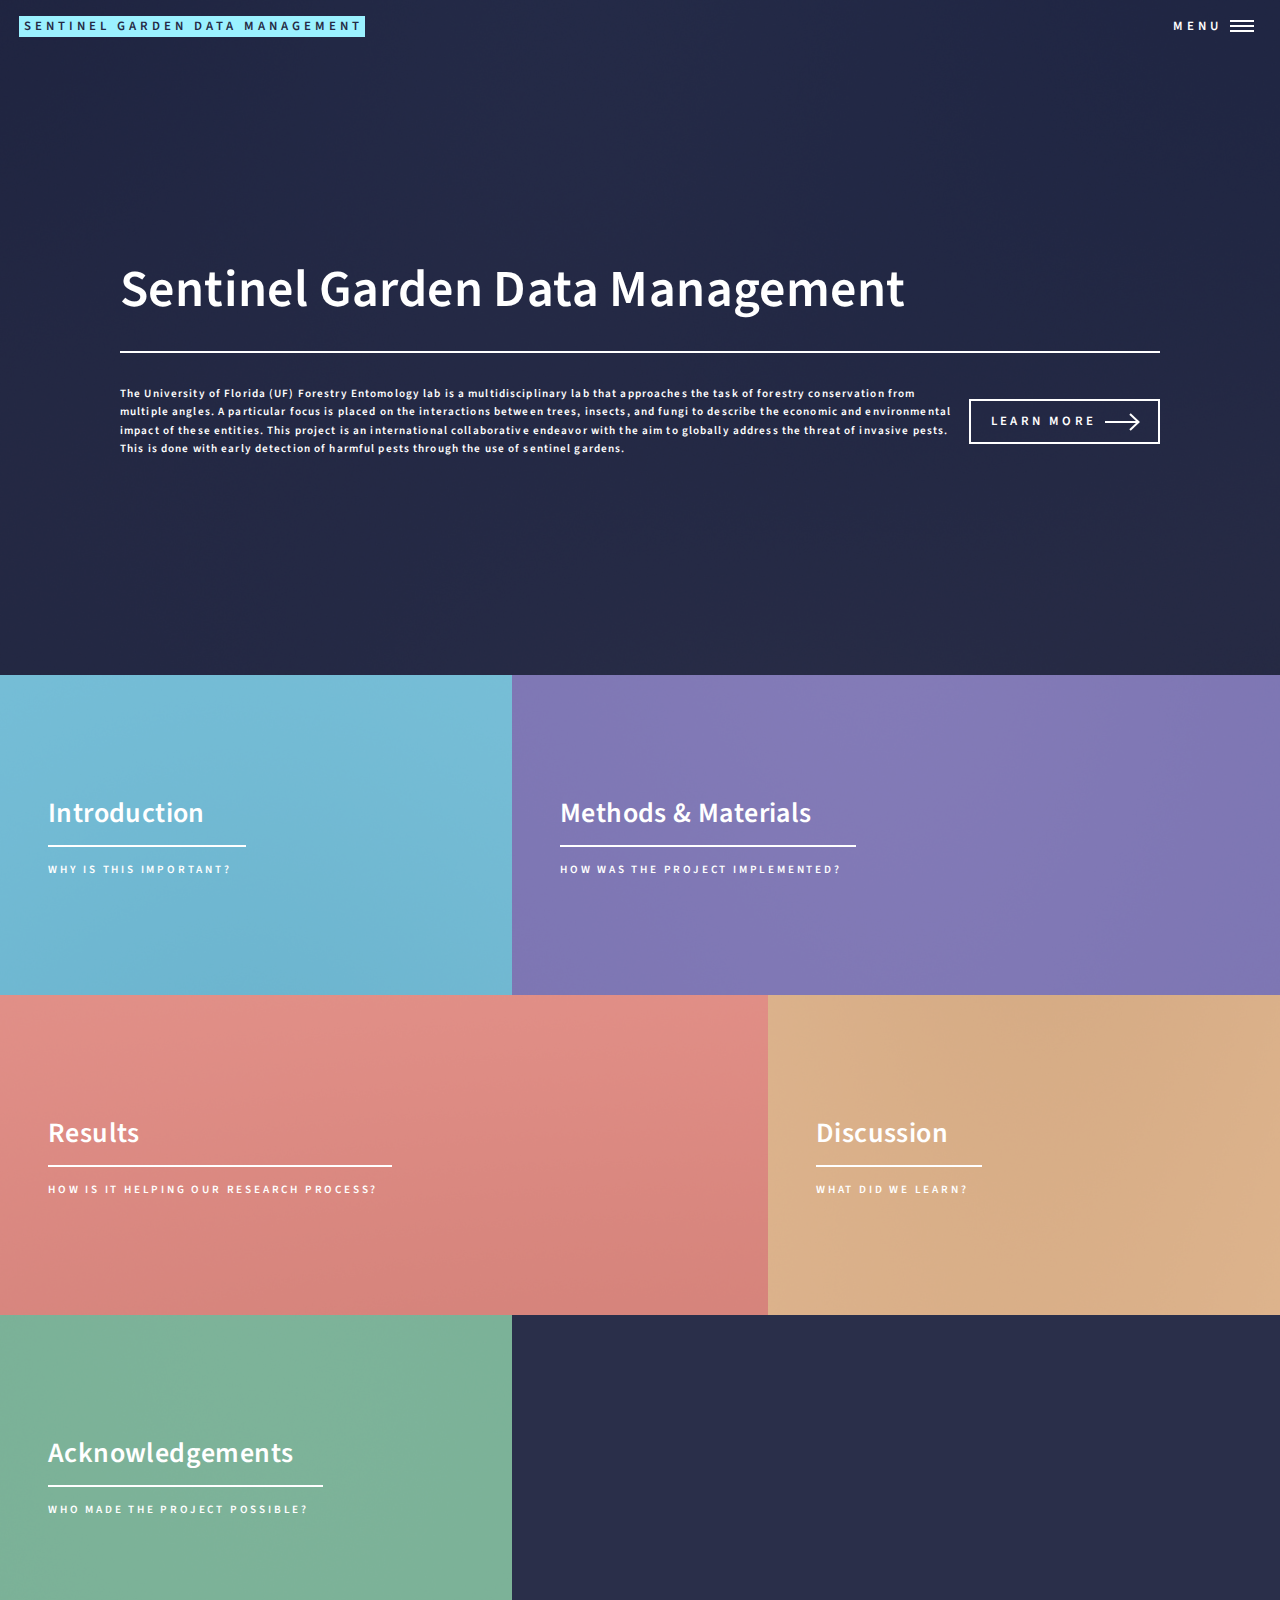
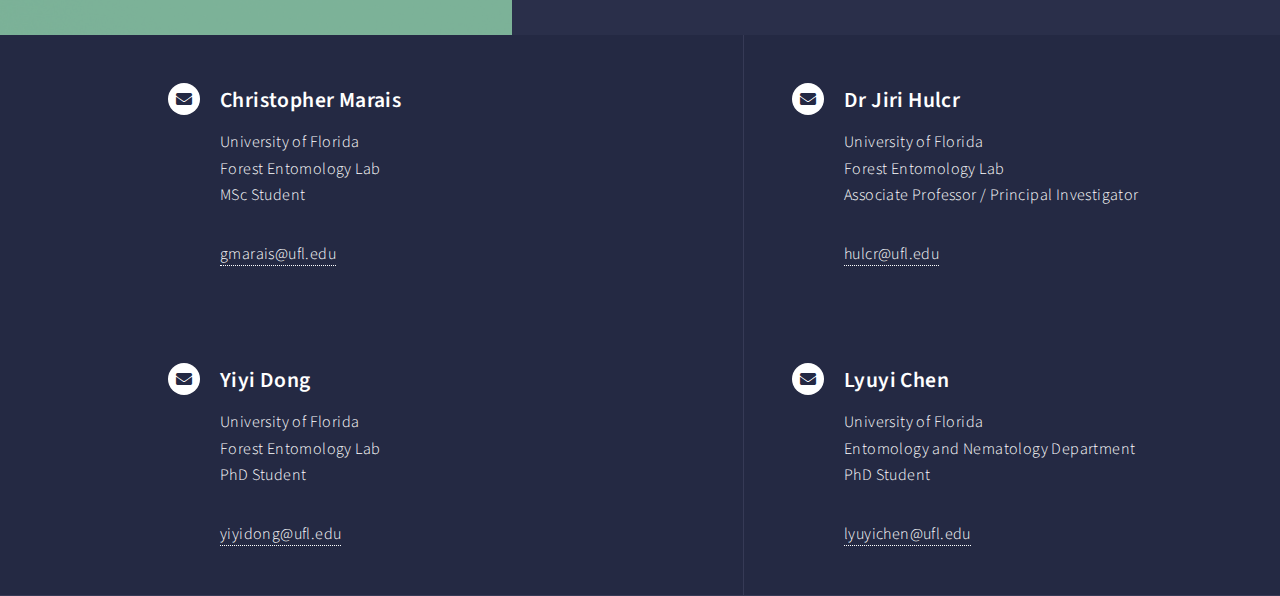
<file: index.html>
<!DOCTYPE HTML>
<!--
	Forty by HTML5 UP
	html5up.net | @ajlkn
	Free for personal and commercial use under the CCA 3.0 license (html5up.net/license)
-->
<html>
	<head>
		<title>Sentinel Garden Data Management</title>
		<meta charset="utf-8" />
		<meta name="viewport" content="width=device-width, initial-scale=1, user-scalable=no" />
		<link rel="stylesheet" href="assets/css/main.css" />
		<noscript><link rel="stylesheet" href="assets/css/noscript.css" /></noscript>
	</head>
	<body class="is-preload">

		<!-- Wrapper -->
			<div id="wrapper">

				<!-- Header -->
					<header id="header" class="alt">
						<a href="index.html" class="logo"><strong>Sentinel Garden Data Management</strong> </a>
						<nav>
							<a href="#menu">Menu</a>
						</nav>
					</header>

				<!-- Menu -->
					<nav id="menu">
					<ul class="actions stacked">
							<li><a href="#" class="button primary fit">Home</a></li>
						</ul>
						<ul class="links">
							<li><a href="introduction.html">Introduction</a></li>
						</ul>
						<ul class="links">
							<li><a href="methods.html">Methods & Materials</a></li>
						</ul>
						<ul class="links">
							<li><a href="results.html">Results</a></li>
						</ul>
						<ul class="links">
							<li><a href="discussion.html">Discussion</a></li>
						</ul>
						<ul class="links">
							<li><a href="acknowledgements.html">Acknowledgements</a></li>
						</ul>
					</nav>

				<!-- Banner -->
					<section id="banner" class="major">
						<div class="inner">
							<header class="major">
								<h1>Sentinel Garden Data Management</h1>
							</header>
							<div class="content">
								<p>The University of Florida (UF) Forestry Entomology lab is a 
									multidisciplinary lab that approaches the task of forestry 
									conservation from multiple angles. A particular focus is placed 
									on the interactions between trees, insects, and fungi to 
									describe the economic and environmental impact of these entities. 
									This project is an international collaborative endeavor 
									with the aim to globally address the threat of invasive pests. 
									This is done with early detection of harmful pests through the 
									use of sentinel gardens.
								</p>
								<ul class="actions">
									<li><a href="#one" class="button next scrolly">Learn more</a></li>
								</ul>
							</div>
						</div>
					</section>

				<!-- Main -->
					<div id="main">

						<!-- One -->
							<section id="one" class="tiles">
								<article>
									<span class="image">
										<img src="images/pic01.jpg" alt="" />
									</span>
									<header class="major">
										<h3><a href="introduction.html" class="link">Introduction</a></h3>
										<p>Why is this important?</p>
									</header>
								</article>
								<article>
									<span class="image">
										<img src="images/pic02.jpg" alt="" />
									</span>
									<header class="major">
										<h3><a href="methods.html" class="link">Methods & Materials</a></h3>
										<p>How was the project implemented?</p>
									</header>
								</article>
								<article>
									<span class="image">
										<img src="images/pic03.jpg" alt="" />
									</span>
									<header class="major">
										<h3><a href="results.html" class="link">Results</a></h3>
										<p>How is it helping our research process?</p>
									</header>
								</article>
								<article>
									<span class="image">
										<img src="images/pic04.jpg" alt="" />
									</span>
									<header class="major">
										<h3><a href="discussion.html" class="link">Discussion</a></h3>
										<p>What did we learn?</p>
									</header>
								</article>
								<article>
									<span class="image">
										<img src="images/pic05.jpg" alt="" />
									</span>
									<header class="major">
										<h3><a href="acknowledgements.html" class="link">Acknowledgements</a></h3>
										<p>Who made the project possible?</p>
									</header>
								</article>
							</section>
					</div>

				<!-- Contact -->
					<section id="contact">
						<div class="inner">
							<section class="split">
								<section>
									<div class="contact-method">
										<span class="icon solid alt fa-envelope"></span>
										<h3>Christopher Marais</h3>
										<p>University of Florida<br />
										Forest Entomology Lab<br />
										MSc Student</p>
										<a href="mailto:gmarais@ufl.edu">gmarais@ufl.edu</a>
									</div>
								</section>
							</section>
							<section class="split">
								<section>
									<div class="contact-method">
										<span class="icon solid alt fa-envelope"></span>
										<h3>Dr Jiri Hulcr</h3>
										<p>University of Florida<br />
										Forest Entomology Lab<br />
										Associate Professor / Principal Investigator</p>
										<a href="mailto:hulcr@ufl.edu">hulcr@ufl.edu</a>
									</div>
								</section>
							</section>
						</div>
						<div class="inner">
							<section class="split">
								<section>
									<div class="contact-method">
										<span class="icon solid alt fa-envelope"></span>
										<h3>Yiyi Dong</h3>
										<p>University of Florida<br />
										Forest Entomology Lab<br />
										PhD Student</p>
										<a href="mailto:yiyidong@ufl.edu">yiyidong@ufl.edu</a>
									</div>
								</section>
							</section>
							<section class="split">
								<section>
									<div class="contact-method">
										<span class="icon solid alt fa-envelope"></span>
										<h3>Lyuyi Chen</h3>
										<p>University of Florida<br />
										Entomology and Nematology Department<br />
										PhD Student</p>
										<a href="mailto:lyuyichen@ufl.edu">lyuyichen@ufl.edu</a>
									</div>
								</section>
							</section>
						</div>
					</section>
			</div>

		<!-- Scripts -->
			<script src="assets/js/jquery.min.js"></script>
			<script src="assets/js/jquery.scrolly.min.js"></script>
			<script src="assets/js/jquery.scrollex.min.js"></script>
			<script src="assets/js/browser.min.js"></script>
			<script src="assets/js/breakpoints.min.js"></script>
			<script src="assets/js/util.js"></script>
			<script src="assets/js/main.js"></script>

	</body>
</html>
</file>
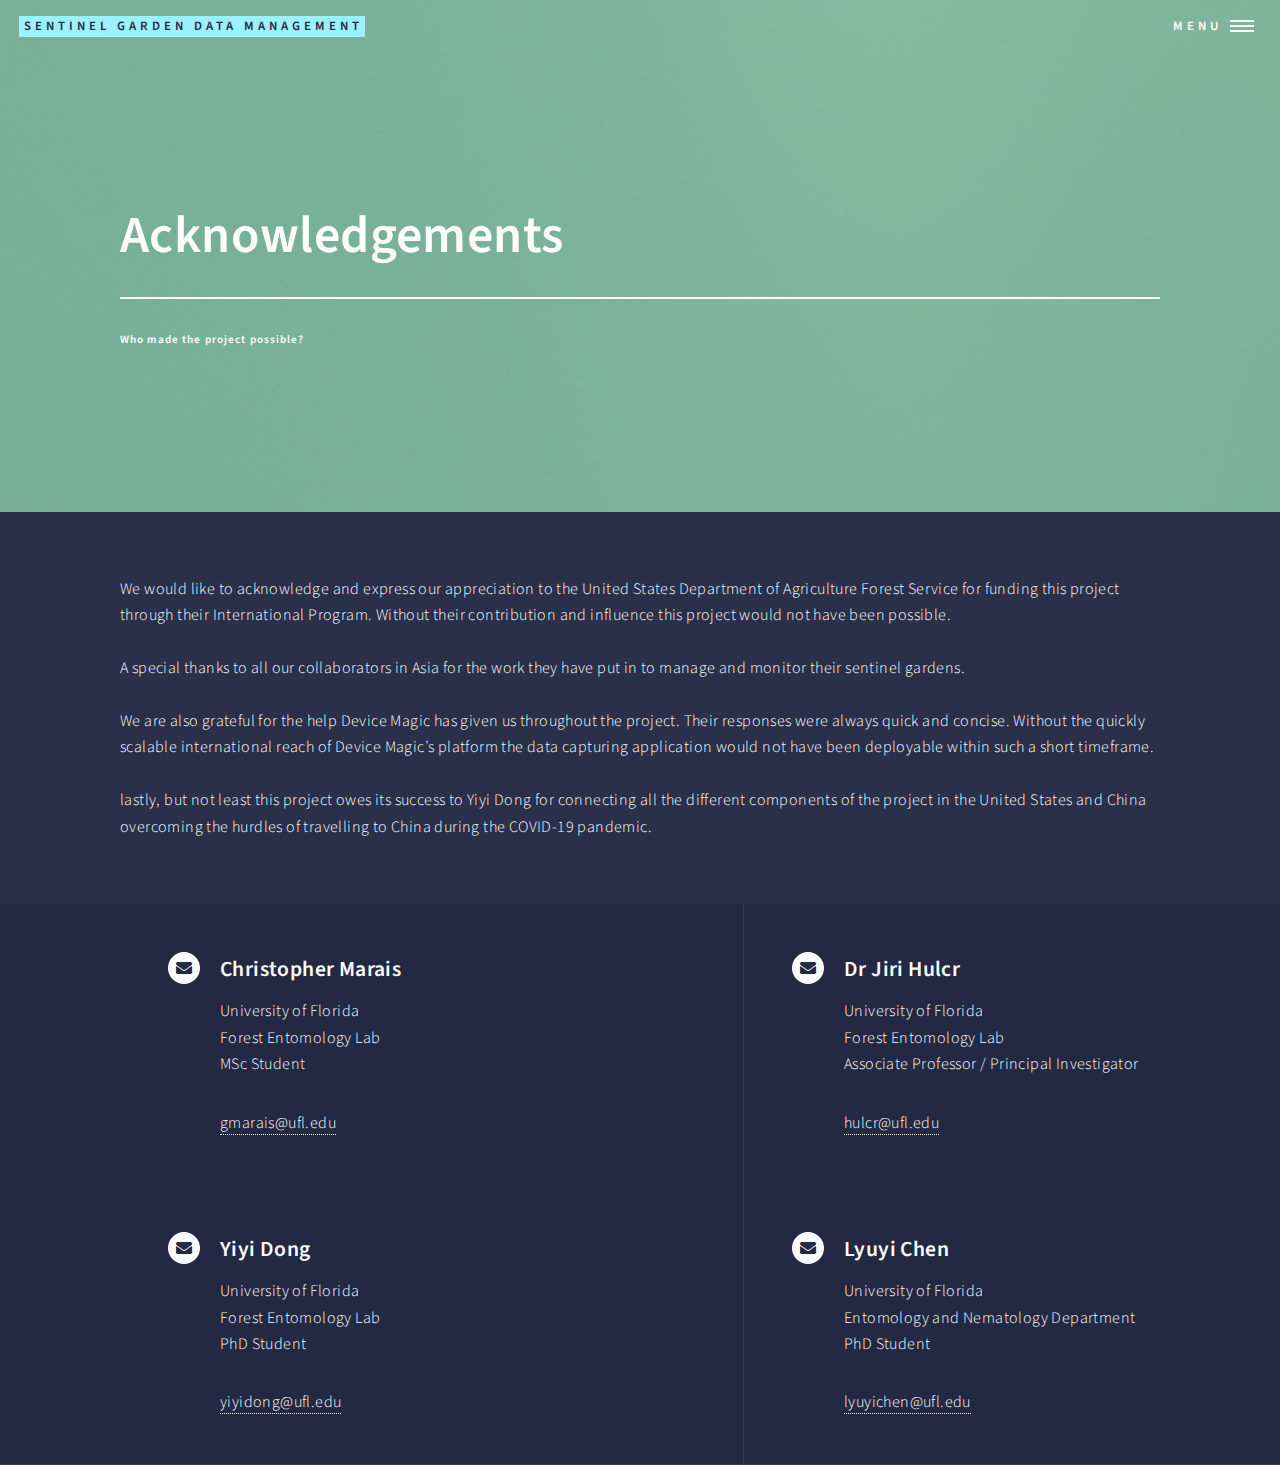
<file: acknowledgements.html>
<!DOCTYPE HTML>
<!--
	Forty by HTML5 UP
	html5up.net | @ajlkn
	Free for personal and commercial use under the CCA 3.0 license (html5up.net/license)
-->
<html>
	<head>
		<title>Acknowledgements</title>
		<meta charset="utf-8" />
		<meta name="viewport" content="width=device-width, initial-scale=1, user-scalable=no" />
		<link rel="stylesheet" href="assets/css/main.css" />
		<noscript><link rel="stylesheet" href="assets/css/noscript.css" /></noscript>
	</head>
	<body class="is-preload">

		<!-- Wrapper -->
			<div id="wrapper">

				<!-- Header -->
					<header id="header" class="alt">
						<a href="index.html" class="logo"><strong>Sentinel Garden Data Management</strong> </a>
						<nav>
							<a href="#menu">Menu</a>
						</nav>
					</header>

				<!-- Menu -->
					<nav id="menu">
					<ul class="actions stacked">
							<li><a href="#" class="button primary fit">Home</a></li>
						</ul>
						<ul class="links">
							<li><a href="introduction.html">Introduction</a></li>
						</ul>
						<ul class="links">
							<li><a href="methods.html">Methods & Materials</a></li>
						</ul>
						<ul class="links">
							<li><a href="results.html">Results</a></li>
						</ul>
						<ul class="links">
							<li><a href="discussion.html">Discussion</a></li>
						</ul>
						<ul class="links">
							<li><a href="acknowledgements.html">Acknowledgements</a></li>
						</ul>
						
					</nav>

				<!-- Banner -->
				<!-- Note: The "styleN" class below should match that of the header element. -->
					<section id="banner" class="style5">
						<div class="inner">
							<span class="image">
								<img src="images/pic07.jpg" alt="" />
							</span>
							<header class="major">
								<h1>Acknowledgements</h1>
							</header>
							<div class="content">
								<p>Who made the project possible?</p>
							</div>
						</div>
					</section>

				<!-- Main -->
					<div id="main">

						<!-- One -->
							<section id="one">
								<div class="inner">
									<p>We would like to acknowledge and express our appreciation to the United States Department of Agriculture Forest Service for funding this project through their International Program. Without their contribution and influence this project would not have been possible. <br /><br />

										A special thanks to all our collaborators in Asia for the work they have put in to manage and monitor their sentinel gardens. <br /> <br />
										
										We are also grateful for the help Device Magic has given us throughout the project. Their responses were always quick and concise. Without the quickly scalable international reach of Device Magic’s platform the data capturing application would not have been deployable within such a short timeframe. <br /><br />
										
										lastly, but not least this project owes its success to Yiyi Dong for connecting all the different components of the project in the United States and China overcoming the hurdles of travelling to China during the COVID-19 pandemic. 
										</p>
								</div>
							</section>

					</div>

				<!-- Contact -->
				<section id="contact">
					<div class="inner">
						<section class="split">
							<section>
								<div class="contact-method">
									<span class="icon solid alt fa-envelope"></span>
									<h3>Christopher Marais</h3>
									<p>University of Florida<br />
									Forest Entomology Lab<br />
									MSc Student</p>
									<a href="mailto:gmarais@ufl.edu">gmarais@ufl.edu</a>
								</div>
							</section>
						</section>
						<section class="split">
							<section>
								<div class="contact-method">
									<span class="icon solid alt fa-envelope"></span>
									<h3>Dr Jiri Hulcr</h3>
									<p>University of Florida<br />
									Forest Entomology Lab<br />
									Associate Professor / Principal Investigator</p>
									<a href="mailto:hulcr@ufl.edu">hulcr@ufl.edu</a>
								</div>
							</section>
						</section>
					</div>
					<div class="inner">
						<section class="split">
							<section>
								<div class="contact-method">
									<span class="icon solid alt fa-envelope"></span>
									<h3>Yiyi Dong</h3>
									<p>University of Florida<br />
									Forest Entomology Lab<br />
									PhD Student</p>
									<a href="mailto:yiyidong@ufl.edu">yiyidong@ufl.edu</a>
								</div>
							</section>
						</section>
						<section class="split">
							<section>
								<div class="contact-method">
									<span class="icon solid alt fa-envelope"></span>
									<h3>Lyuyi Chen</h3>
									<p>University of Florida<br />
									Entomology and Nematology Department<br />
									PhD Student</p>
									<a href="mailto:lyuyichen@ufl.edu">lyuyichen@ufl.edu</a>
								</div>
							</section>
						</section>
					</div>
				</section>
			</div>

		<!-- Scripts -->
			<script src="assets/js/jquery.min.js"></script>
			<script src="assets/js/jquery.scrolly.min.js"></script>
			<script src="assets/js/jquery.scrollex.min.js"></script>
			<script src="assets/js/browser.min.js"></script>
			<script src="assets/js/breakpoints.min.js"></script>
			<script src="assets/js/util.js"></script>
			<script src="assets/js/main.js"></script>

	</body>
</html>
</file>
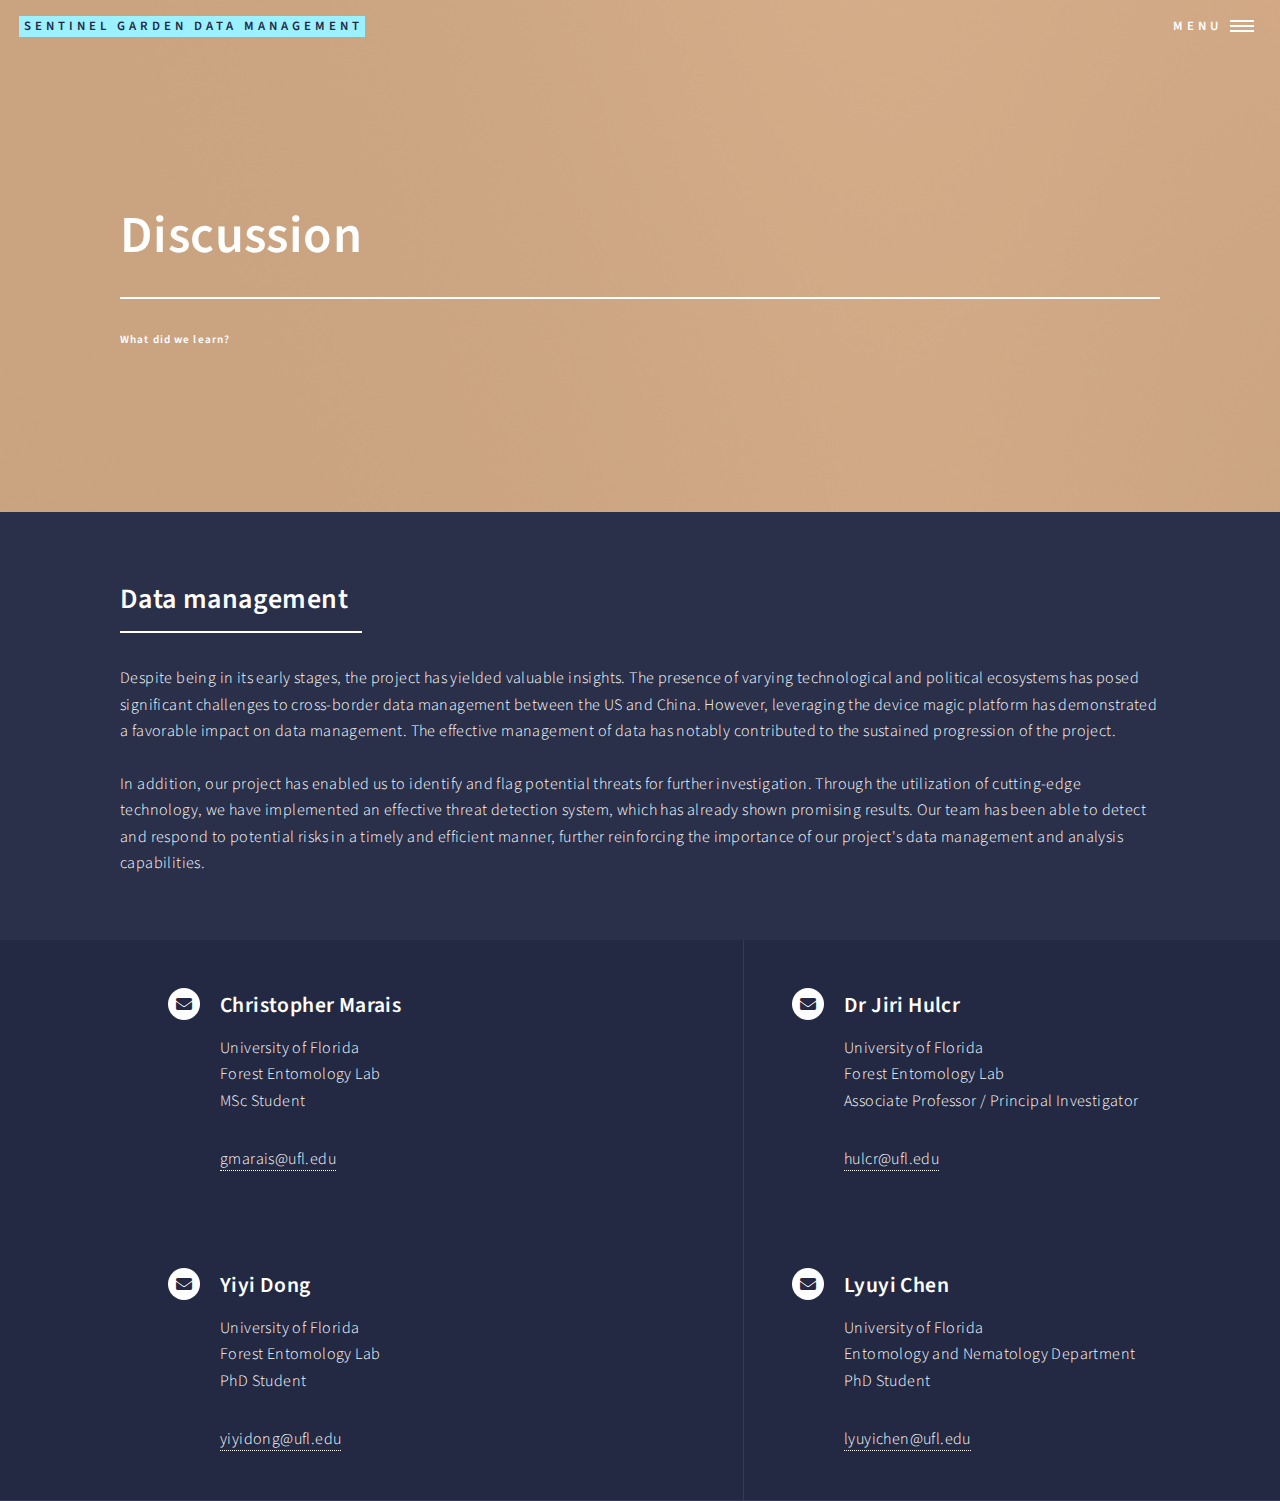
<file: discussion.html>
<!DOCTYPE HTML>
<!--
	Forty by HTML5 UP
	html5up.net | @ajlkn
	Free for personal and commercial use under the CCA 3.0 license (html5up.net/license)
-->
<html>
	<head>
		<title>Discussion</title>
		<meta charset="utf-8" />
		<meta name="viewport" content="width=device-width, initial-scale=1, user-scalable=no" />
		<link rel="stylesheet" href="assets/css/main.css" />
		<noscript><link rel="stylesheet" href="assets/css/noscript.css" /></noscript>
	</head>
	<body class="is-preload">

		<!-- Wrapper -->
			<div id="wrapper">

				<!-- Header -->
					<header id="header" class="alt">
						<a href="index.html" class="logo"><strong>Sentinel Garden Data Management</strong> </a>
						<nav>
							<a href="#menu">Menu</a>
						</nav>
					</header>

				<!-- Menu -->
					<nav id="menu">
					<ul class="actions stacked">
							<li><a href="#" class="button primary fit">Home</a></li>
						</ul>
						<ul class="links">
							<li><a href="introduction.html">Introduction</a></li>
						</ul>
						<ul class="links">
							<li><a href="methods.html">Methods & Materials</a></li>
						</ul>
						<ul class="links">
							<li><a href="results.html">Results</a></li>
						</ul>
						<ul class="links">
							<li><a href="discussion.html">Discussion</a></li>
						</ul>
						<ul class="links">
							<li><a href="acknowledgements.html">Acknowledgements</a></li>
						</ul>
						
					</nav>

				<!-- Banner -->
				<!-- Note: The "styleN" class below should match that of the header element. -->
					<section id="banner" class="style4">
						<div class="inner">
							<span class="image">
								<img src="images/pic07.jpg" alt="" />
							</span>
							<header class="major">
								<h1>Discussion</h1>
							</header>
							<div class="content">
								<p>What did we learn?</p>
							</div>
						</div>
					</section>

				<!-- Main -->
					<div id="main">

						<!-- One -->
							<section id="one">
								<div class="inner">
									<header class="major">
										<h2>Data management</h2>
									</header>
									<p>Despite being in its early stages, the project has yielded valuable insights. The presence of varying technological and political ecosystems has posed significant challenges to cross-border data management between the US and China. However, leveraging the device magic platform has demonstrated a favorable impact on data management. The effective management of data has notably contributed to the sustained progression of the project.<br /><br />
										In addition, our project has enabled us to identify and flag potential threats for further investigation. Through the utilization of cutting-edge technology, we have implemented an effective threat detection system, which has already shown promising results. Our team has been able to detect and respond to potential risks in a timely and efficient manner, further reinforcing the importance of our project's data management and analysis capabilities.</p>
								</div>
							</section>

					</div>

				<!-- Contact -->
				<section id="contact">
					<div class="inner">
						<section class="split">
							<section>
								<div class="contact-method">
									<span class="icon solid alt fa-envelope"></span>
									<h3>Christopher Marais</h3>
									<p>University of Florida<br />
									Forest Entomology Lab<br />
									MSc Student</p>
									<a href="mailto:gmarais@ufl.edu">gmarais@ufl.edu</a>
								</div>
							</section>
						</section>
						<section class="split">
							<section>
								<div class="contact-method">
									<span class="icon solid alt fa-envelope"></span>
									<h3>Dr Jiri Hulcr</h3>
									<p>University of Florida<br />
									Forest Entomology Lab<br />
									Associate Professor / Principal Investigator</p>
									<a href="mailto:hulcr@ufl.edu">hulcr@ufl.edu</a>
								</div>
							</section>
						</section>
					</div>
					<div class="inner">
						<section class="split">
							<section>
								<div class="contact-method">
									<span class="icon solid alt fa-envelope"></span>
									<h3>Yiyi Dong</h3>
									<p>University of Florida<br />
									Forest Entomology Lab<br />
									PhD Student</p>
									<a href="mailto:yiyidong@ufl.edu">yiyidong@ufl.edu</a>
								</div>
							</section>
						</section>
						<section class="split">
							<section>
								<div class="contact-method">
									<span class="icon solid alt fa-envelope"></span>
									<h3>Lyuyi Chen</h3>
									<p>University of Florida<br />
									Entomology and Nematology Department<br />
									PhD Student</p>
									<a href="mailto:lyuyichen@ufl.edu">lyuyichen@ufl.edu</a>
								</div>
							</section>
						</section>
					</div>
				</section>
			</div>

		<!-- Scripts -->
			<script src="assets/js/jquery.min.js"></script>
			<script src="assets/js/jquery.scrolly.min.js"></script>
			<script src="assets/js/jquery.scrollex.min.js"></script>
			<script src="assets/js/browser.min.js"></script>
			<script src="assets/js/breakpoints.min.js"></script>
			<script src="assets/js/util.js"></script>
			<script src="assets/js/main.js"></script>

	</body>
</html>
</file>
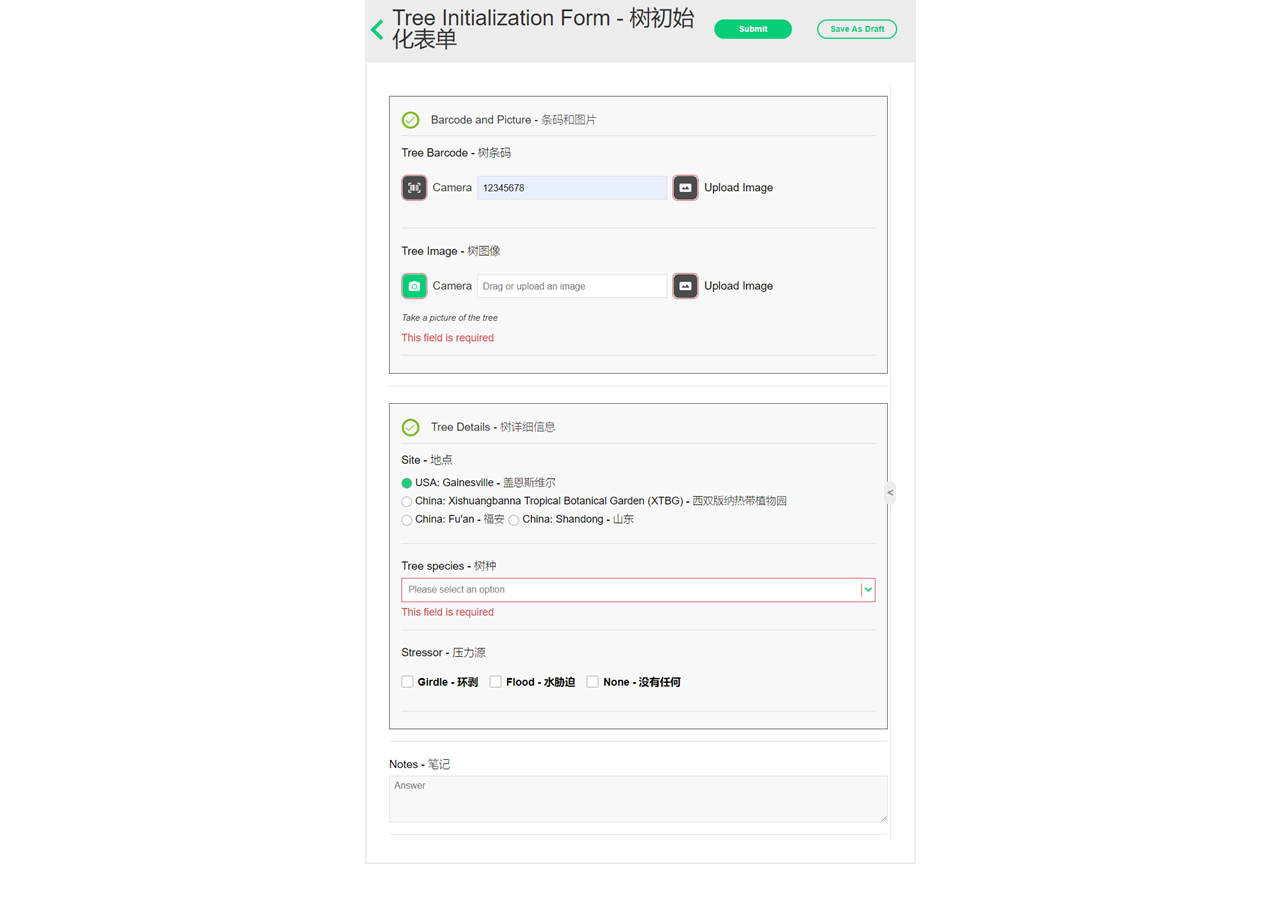
<file: iform_img_view.html>
<!DOCTYPE html>
<html>
<head>
  <title>Image</title>
  <style>
    * {
            margin: 0;
            padding: 0;
        }
        .imgbox {
            display: grid;
            height: 100%;
        }
        .center-fit {
            max-width: 100%;
            max-height: 100vh;
            margin: auto;
        }
  </style>
</head>
<body>
  <a href="methods.html" class="imgbox">
    <img src="images/Initialization_form.png" alt="" class="center-fit">
  </a>
</body>
</html>
</file>
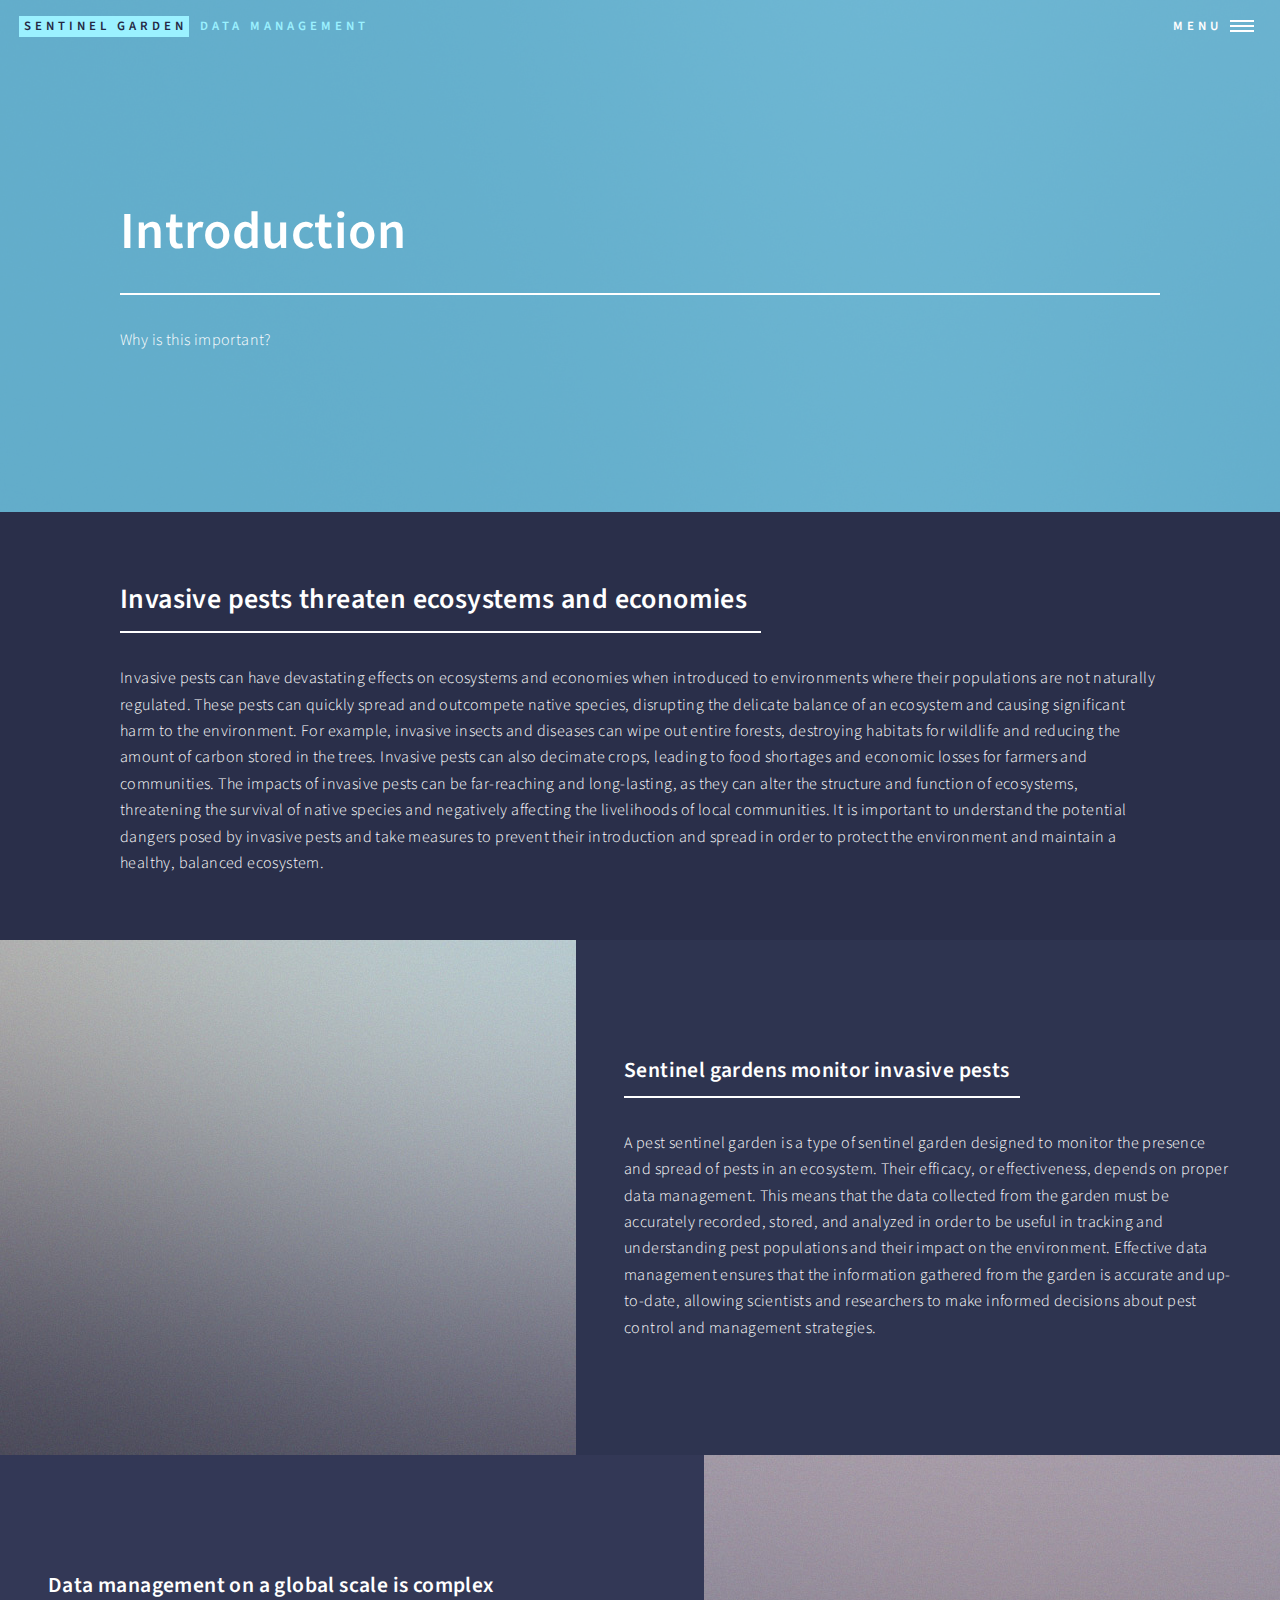
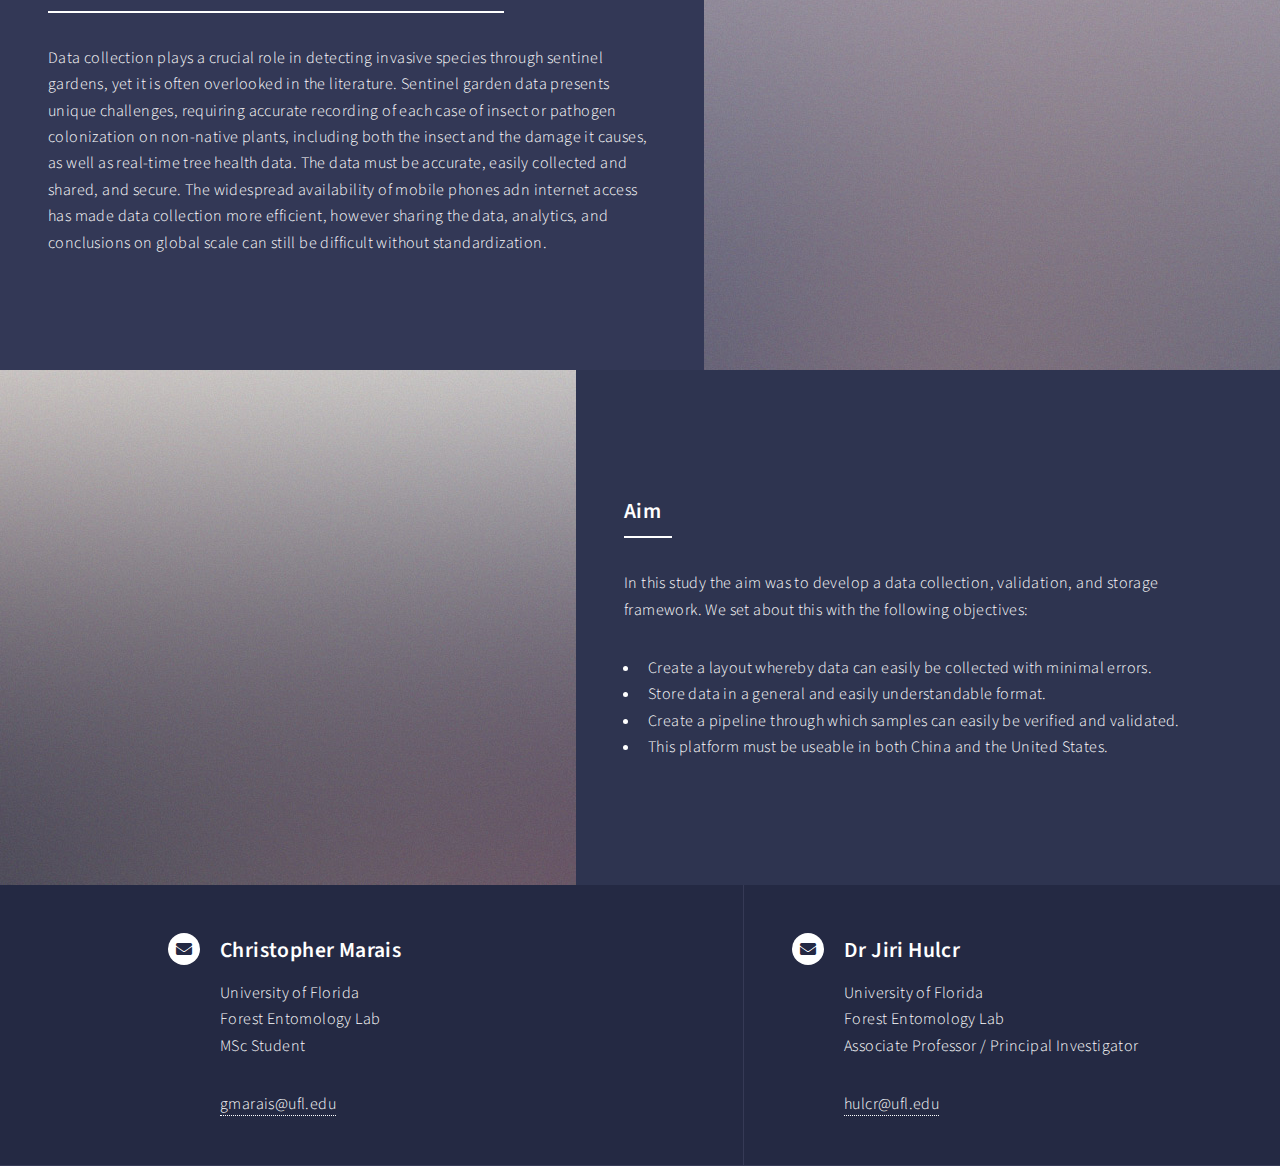
<file: Introduction.html>
<!DOCTYPE HTML>
<!--
	Forty by HTML5 UP
	html5up.net | @ajlkn
	Free for personal and commercial use under the CCA 3.0 license (html5up.net/license)
-->
<html>
	<head>
		<title>Introduction</title>
		<meta charset="utf-8" />
		<meta name="viewport" content="width=device-width, initial-scale=1, user-scalable=no" />
		<link rel="stylesheet" href="assets/css/main.css" />
		<noscript><link rel="stylesheet" href="assets/css/noscript.css" /></noscript>
	</head>
	<body class="is-preload">

		<!-- Wrapper -->
			<div id="wrapper">

				<!-- Header -->
					<header id="header" class="alt">
						<a href="index.html" class="logo"><strong>Sentinel Garden</strong> <span>Data Management</span></a>
						<nav>
							<a href="#menu">Menu</a>
						</nav>
					</header>

				<!-- Menu -->
					<nav id="menu">
					<ul class="actions stacked">
							<li><a href="#" class="button primary fit">Home</a></li>
						</ul>
						<ul class="links">
							<li><a href="introduction.html">Introduction</a></li>
						</ul>
						<ul class="links">
							<li><a href="methods.html">Methods & Materials</a></li>
						</ul>
						<ul class="links">
							<li><a href="results.html">Results</a></li>
						</ul>
						<ul class="links">
							<li><a href="discussion.html">Discussion</a></li>
						</ul>
						<ul class="links">
							<li><a href="acknowledgements.html">Acknowledgements</a></li>
						</ul>
						
					</nav>

				<!-- Banner -->
				<!-- Note: The "styleN" class below should match that of the header element. -->
					<section id="banner" class="style1">
						<div class="inner">
							<span class="image">
								<img src="images/pic07.jpg" alt="" />
							</span>
							<header class="major">
								<h1>Introduction</h1>
							</header>
							<p>Why is this important?</p>
						</div>
					</section>

				<!-- Main -->
					<div id="main">

						<!-- One -->
							<section id="one">
								<div class="inner">
									<header class="major">
										<h2>Invasive pests threaten ecosystems and economies</h2>
									</header>
									<p>Invasive pests can have devastating effects on ecosystems and economies when introduced to environments where their populations are not naturally regulated. These pests can quickly spread and outcompete native species, disrupting the delicate balance of an ecosystem and causing significant harm to the environment. For example, invasive insects and diseases can wipe out entire forests, destroying habitats for wildlife and reducing the amount of carbon stored in the trees. Invasive pests can also decimate crops, leading to food shortages and economic losses for farmers and communities. The impacts of invasive pests can be far-reaching and long-lasting, as they can alter the structure and function of ecosystems, threatening the survival of native species and negatively affecting the livelihoods of local communities. It is important to understand the potential dangers posed by invasive pests and take measures to prevent their introduction and spread in order to protect the environment and maintain a healthy, balanced ecosystem.</p>
								</div>
							</section>

						<!-- Two -->
							<section id="two" class="spotlights">
								<section>
									<a href="generic.html" class="image">
										<img src="images/pic08.jpg" alt="" data-position="center center" />
									</a>
									<div class="content">
										<div class="inner">
											<header class="major">
												<h3>Sentinel gardens monitor invasive pests</h3>
											</header>
											<p>A pest sentinel garden is a type of sentinel garden designed to monitor the presence and spread of pests in an ecosystem. Their efficacy, or effectiveness, depends on proper data management. This means that the data collected from the garden must be accurately recorded, stored, and analyzed in order to be useful in tracking and understanding pest populations and their impact on the environment. Effective data management ensures that the information gathered from the garden is accurate and up-to-date, allowing scientists and researchers to make informed decisions about pest control and management strategies.</p>
										</div>
									</div>
								</section> 
								<section>
									<a href="generic.html" class="image">
										<img src="images/pic09.jpg" alt="" data-position="top center" />
									</a>
									<div class="content">
										<div class="inner">
											<header class="major">
												<h3>Data management on a global scale is complex</h3>
											</header>
										    <p>Data collection plays a crucial role in detecting invasive species through sentinel gardens, yet it is often overlooked in the literature. Sentinel garden data presents unique challenges, requiring accurate recording of each case of insect or pathogen colonization on non-native plants, including both the insect and the damage it causes, as well as real-time tree health data. The data must be accurate, easily collected and shared, and secure. The widespread availability of mobile phones adn internet access has made data collection more efficient, however sharing the data, analytics, and conclusions on global scale can still be difficult without standardization. </p>
										</div>
									</div>
								</section>
								<section>
									<a href="generic.html" class="image">
										<img src="images/pic10.jpg" alt="" data-position="25% 25%" />
									</a>
									<div class="content">
										<div class="inner">
											<header class="major">
												<h3>Aim</h3>
											</header>
											<p>In this study the aim was to develop a data collection, validation, and storage framework. We set about this with the following objectives:</p>
											<ul>
												<li>Create a layout whereby data can easily be collected with minimal errors.</li>
												<li>Store data in a general and easily understandable format.</li>
												<li>Create a pipeline through which samples can easily be verified and validated.</li>
												<li>This platform must be useable in both China and the United States.</li>
											</ul>
										</div>
									</div>
								</section>
							</section>
					</div>

				<!-- Contact -->
					<section id="contact">
						<div class="inner">
							<section class="split">
								<section>
									<div class="contact-method">
										<span class="icon solid alt fa-envelope"></span>
										<h3>Christopher Marais</h3>
										<p>University of Florida<br />
										Forest Entomology Lab<br />
										MSc Student</p>
										<a href="mailto:gmarais@ufl.edu">gmarais@ufl.edu</a>
									</div>
								</section>
							</section>
							<section class="split">
								<section>
									<div class="contact-method">
										<span class="icon solid alt fa-envelope"></span>
										<h3>Dr Jiri Hulcr</h3>
										<p>University of Florida<br />
										Forest Entomology Lab<br />
										Associate Professor / Principal Investigator</p>
										<a href="mailto:hulcr@ufl.edu">hulcr@ufl.edu</a>
									</div>
								</section>
							</section>
						</div>
					</section>
			</div>

		<!-- Scripts -->
			<script src="assets/js/jquery.min.js"></script>
			<script src="assets/js/jquery.scrolly.min.js"></script>
			<script src="assets/js/jquery.scrollex.min.js"></script>
			<script src="assets/js/browser.min.js"></script>
			<script src="assets/js/breakpoints.min.js"></script>
			<script src="assets/js/util.js"></script>
			<script src="assets/js/main.js"></script>

	</body>
</html>
</file>
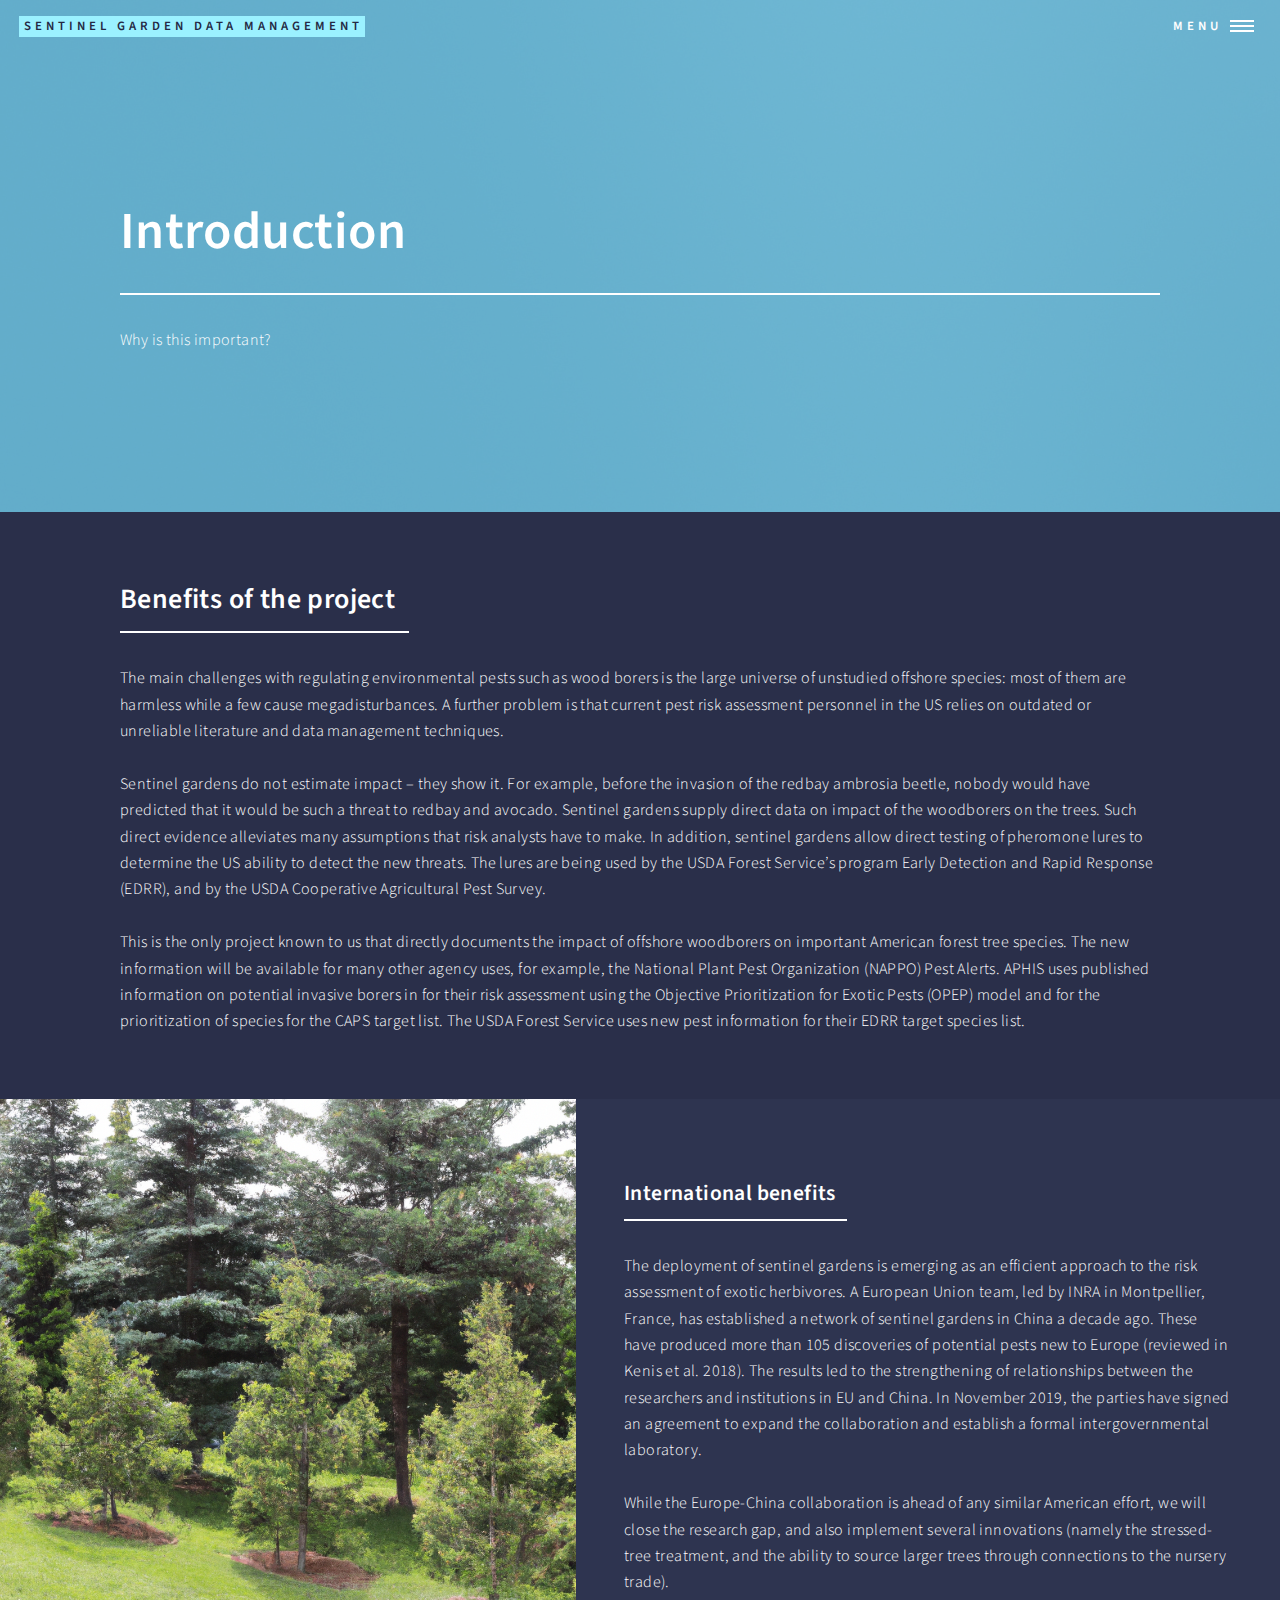
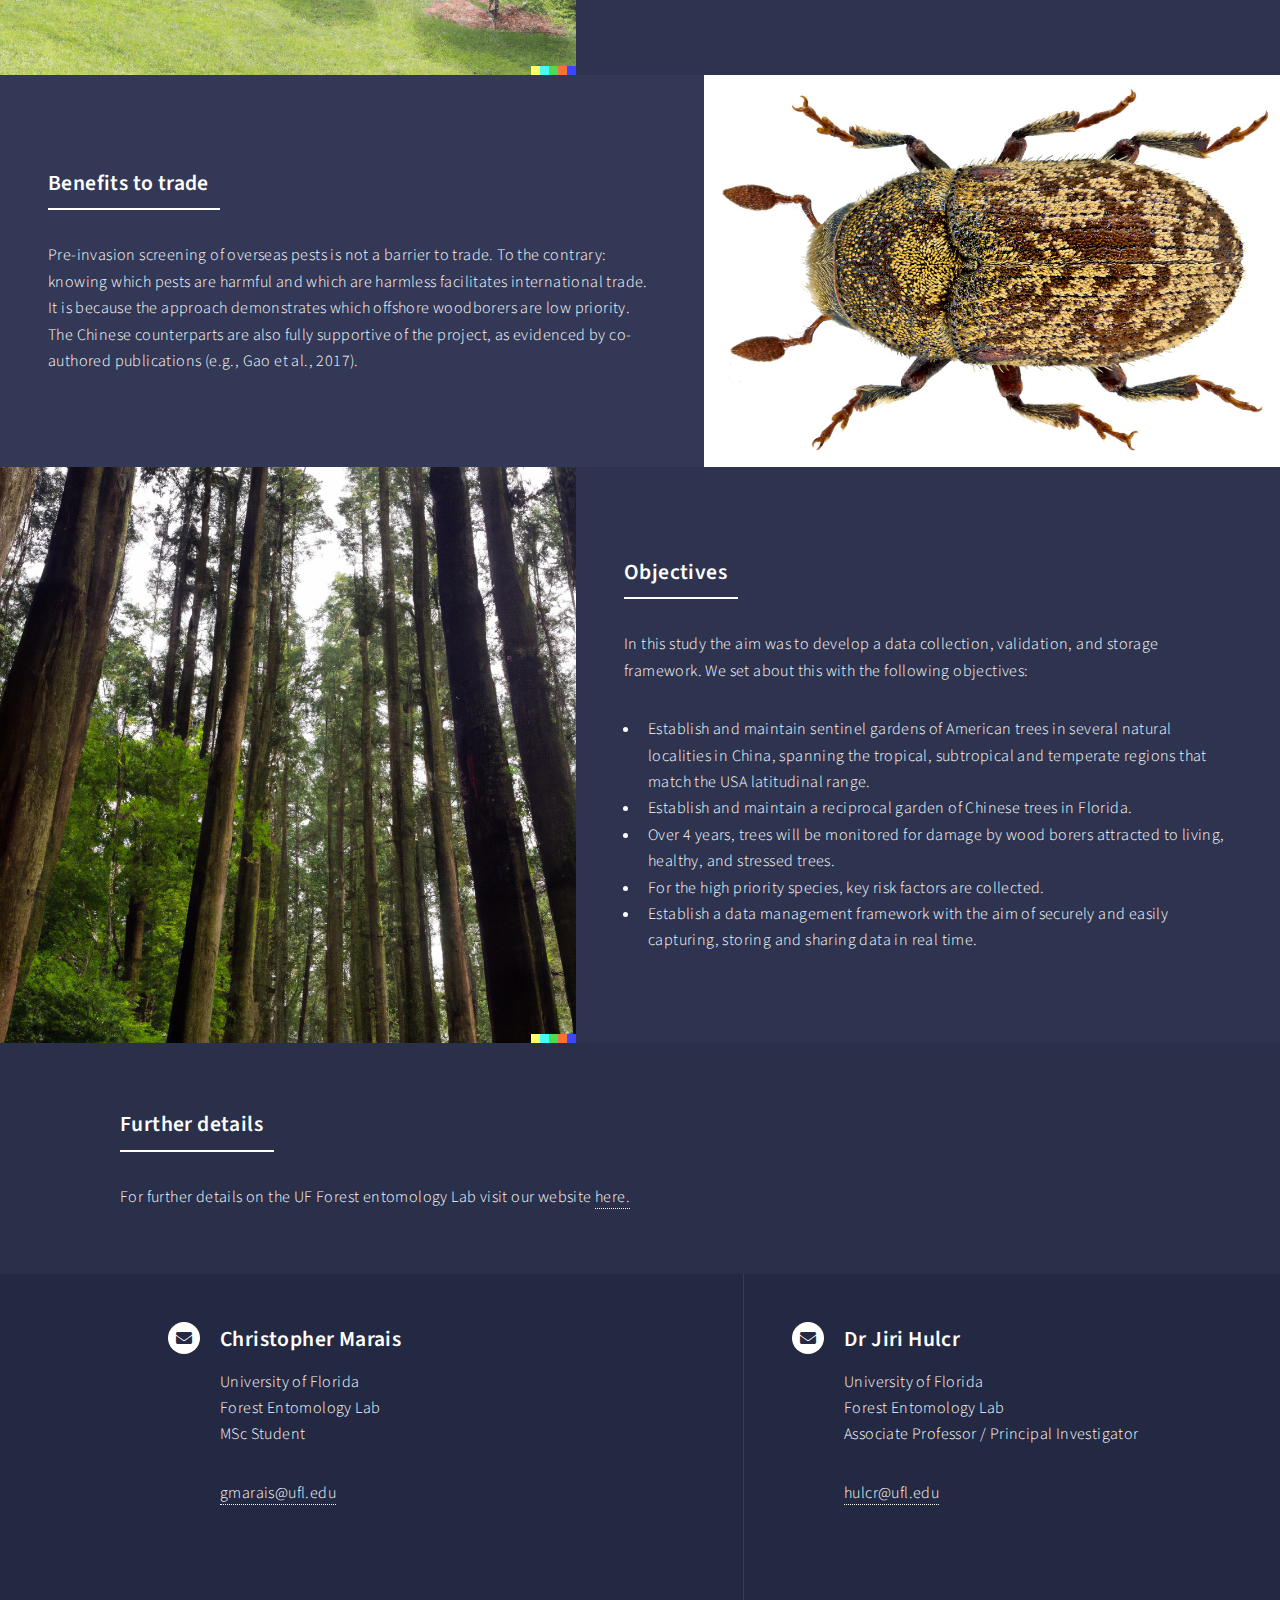
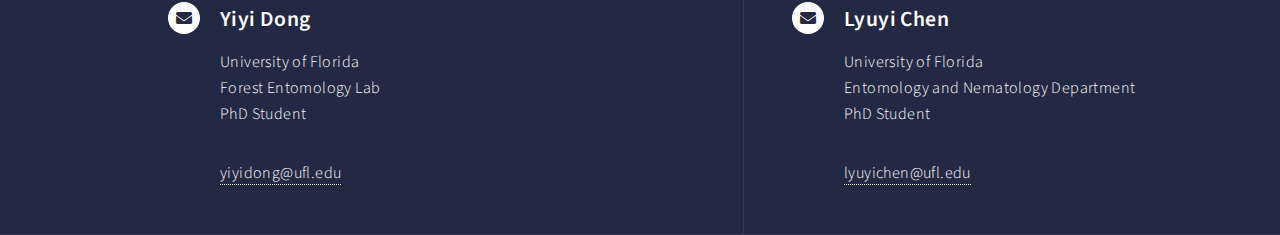
<file: introduction.html>
<!DOCTYPE HTML>
<!--
	Forty by HTML5 UP
	html5up.net | @ajlkn
	Free for personal and commercial use under the CCA 3.0 license (html5up.net/license)
-->
<html>
	<head>
		<title>Introduction</title>
		<meta charset="utf-8" />
		<meta name="viewport" content="width=device-width, initial-scale=1, user-scalable=no" />
		<link rel="stylesheet" href="assets/css/main.css" />
		<noscript><link rel="stylesheet" href="assets/css/noscript.css" /></noscript>
	</head>
	<body class="is-preload">

		<!-- Wrapper -->
			<div id="wrapper">

				<!-- Header -->
					<header id="header" class="alt">
						<a href="index.html" class="logo"><strong>Sentinel Garden Data Management</strong> </a>
						<nav>
							<a href="#menu">Menu</a>
						</nav>
					</header>

				<!-- Menu -->
					<nav id="menu">
					<ul class="actions stacked">
							<li><a href="#" class="button primary fit">Home</a></li>
						</ul>
						<ul class="links">
							<li><a href="introduction.html">Introduction</a></li>
						</ul>
						<ul class="links">
							<li><a href="methods.html">Methods & Materials</a></li>
						</ul>
						<ul class="links">
							<li><a href="results.html">Results</a></li>
						</ul>
						<ul class="links">
							<li><a href="discussion.html">Discussion</a></li>
						</ul>
						<ul class="links">
							<li><a href="acknowledgements.html">Acknowledgements</a></li>
						</ul>
						
					</nav>

				<!-- Banner -->
				<!-- Note: The "styleN" class below should match that of the header element. -->
					<section id="banner" class="style1">
						<div class="inner">
							<span class="image">
								<img src="images/pic07.jpg" alt="" />
							</span>
							<header class="major">
								<h1>Introduction</h1>
							</header>
							<p>Why is this important?</p>
						</div>
					</section>

				<!-- Main -->
					<div id="main">

						<!-- One -->
							<section id="one">
								<div class="inner">
									<header class="major" >
										<h2>Benefits of the project</h2>
									</header>
									<p>The main challenges with regulating environmental pests such as wood borers is the large universe of unstudied offshore species: most of them are harmless while a few cause megadisturbances. A further problem is that current pest risk assessment personnel in the US relies on outdated or unreliable literature and data management techniques. <br/><br/>
										Sentinel gardens do not estimate impact – they show it. For example, before the invasion of the redbay ambrosia beetle, nobody would have predicted that it would be such a threat to redbay and avocado. Sentinel gardens supply direct data on impact of the woodborers on the trees. Such direct evidence alleviates many assumptions that risk analysts have to make. 
										In addition, sentinel gardens allow direct testing of pheromone lures to determine the US ability to detect the new threats. The lures are being used by the USDA Forest Service’s program Early Detection and Rapid Response (EDRR), and by the USDA Cooperative Agricultural Pest Survey.<br/><br/>
										This is the only project known to us that directly documents the impact of offshore woodborers on important American forest tree species. The new information will be available for many other agency uses, for example, the National Plant Pest Organization (NAPPO) Pest Alerts. APHIS uses published information on potential invasive borers in for their risk assessment using the Objective Prioritization for Exotic Pests (OPEP) model and for the prioritization of species for the CAPS target list. The USDA Forest Service uses new pest information for their EDRR target species list.
										</p>
								</div>
							</section>

						<!-- Two -->
							<section id="two" class="spotlights">
								<section>
									<a class="image">
										<img src="images/sentinel_garden.png" alt="" data-position="center center" />
									</a>
									<div class="content">
										<div class="inner">
											<header class="major">
												<h3>International benefits</h3>
											</header>
											<p>The deployment of sentinel gardens is emerging as an efficient approach to the risk assessment of exotic herbivores. A European Union team, led by INRA in Montpellier, France, has established a network of sentinel gardens in China a decade ago. These have produced more than 105 discoveries of potential pests new to Europe (reviewed in Kenis et al. 2018). The results led to the strengthening of relationships between the researchers and institutions in EU and China. In November 2019, the parties have signed an agreement to expand the collaboration and establish a formal intergovernmental laboratory. <br/><br/>
												While the Europe-China collaboration is ahead of any similar American effort, we will close the research gap, and also implement several innovations (namely the stressed-tree treatment, and the ability to source larger trees through connections to the nursery trade).
												</p>
										</div>
									</div>
								</section> 
								<section>
									<a class="image">
										<img src="images/beetle.jpg" alt="" data-position="top center" />
									</a>
									<div class="content">
										<div class="inner">
											<header class="major">
												<h3>Benefits to trade</h3>
											</header>
										    <p>Pre-invasion screening of overseas pests is not a barrier to trade. To the contrary: knowing which pests are harmful and which are harmless facilitates international trade. It is because the approach demonstrates which offshore woodborers are low priority. The Chinese counterparts are also fully supportive of the project, as evidenced by co-authored publications (e.g., Gao et al., 2017). </p>
										</div>
									</div>
								</section>
								<section>
									<a class="image">
										<img src="images/forest.png" alt="" data-position="25% 25%" />
									</a>
									<div class="content">
										<div class="inner">
											<header class="major">
												<h3>Objectives</h3>
											</header>
											<p>In this study the aim was to develop a data collection, validation, and storage framework. We set about this with the following objectives:</p>
											<ul>
												<li>Establish and maintain sentinel gardens of American trees in several natural localities in China, spanning the tropical, subtropical and temperate regions that match the USA latitudinal range.</li>
												<li>Establish and maintain a reciprocal garden of Chinese trees in Florida.			</li>
												<li>Over 4 years, trees will be monitored for damage by wood borers attracted to living, healthy, and stressed trees.												</li>
												<li>For the high priority species, key risk factors are collected.												</li>
												<li>Establish a data management framework with the aim of securely and easily capturing, storing and sharing data in real time.												</li>
											</ul>
										</div>
									</div>
								</section>
							</section>

						<!-- Three -->
							<section id="one">
								<div class="inner">
									<header class="major">
										<h3>Further details</h3>
									</header>
									<p>For further details on the UF Forest entomology Lab visit our website <a href="https://ambrosiasymbiosis.org/">here.</a> </p>
								</div>
							</section>
					</div>

				<!-- Contact -->
				<section id="contact">
					<div class="inner">
						<section class="split">
							<section>
								<div class="contact-method">
									<span class="icon solid alt fa-envelope"></span>
									<h3>Christopher Marais</h3>
									<p>University of Florida<br />
									Forest Entomology Lab<br />
									MSc Student</p>
									<a href="mailto:gmarais@ufl.edu">gmarais@ufl.edu</a>
								</div>
							</section>
						</section>
						<section class="split">
							<section>
								<div class="contact-method">
									<span class="icon solid alt fa-envelope"></span>
									<h3>Dr Jiri Hulcr</h3>
									<p>University of Florida<br />
									Forest Entomology Lab<br />
									Associate Professor / Principal Investigator</p>
									<a href="mailto:hulcr@ufl.edu">hulcr@ufl.edu</a>
								</div>
							</section>
						</section>
					</div>
					<div class="inner">
						<section class="split">
							<section>
								<div class="contact-method">
									<span class="icon solid alt fa-envelope"></span>
									<h3>Yiyi Dong</h3>
									<p>University of Florida<br />
									Forest Entomology Lab<br />
									PhD Student</p>
									<a href="mailto:yiyidong@ufl.edu">yiyidong@ufl.edu</a>
								</div>
							</section>
						</section>
						<section class="split">
							<section>
								<div class="contact-method">
									<span class="icon solid alt fa-envelope"></span>
									<h3>Lyuyi Chen</h3>
									<p>University of Florida<br />
									Entomology and Nematology Department<br />
									PhD Student</p>
									<a href="mailto:lyuyichen@ufl.edu">lyuyichen@ufl.edu</a>
								</div>
							</section>
						</section>
					</div>
				</section>
			</div>

		<!-- Scripts -->
			<script src="assets/js/jquery.min.js"></script>
			<script src="assets/js/jquery.scrolly.min.js"></script>
			<script src="assets/js/jquery.scrollex.min.js"></script>
			<script src="assets/js/browser.min.js"></script>
			<script src="assets/js/breakpoints.min.js"></script>
			<script src="assets/js/util.js"></script>
			<script src="assets/js/main.js"></script>

	</body>
</html>
</file>
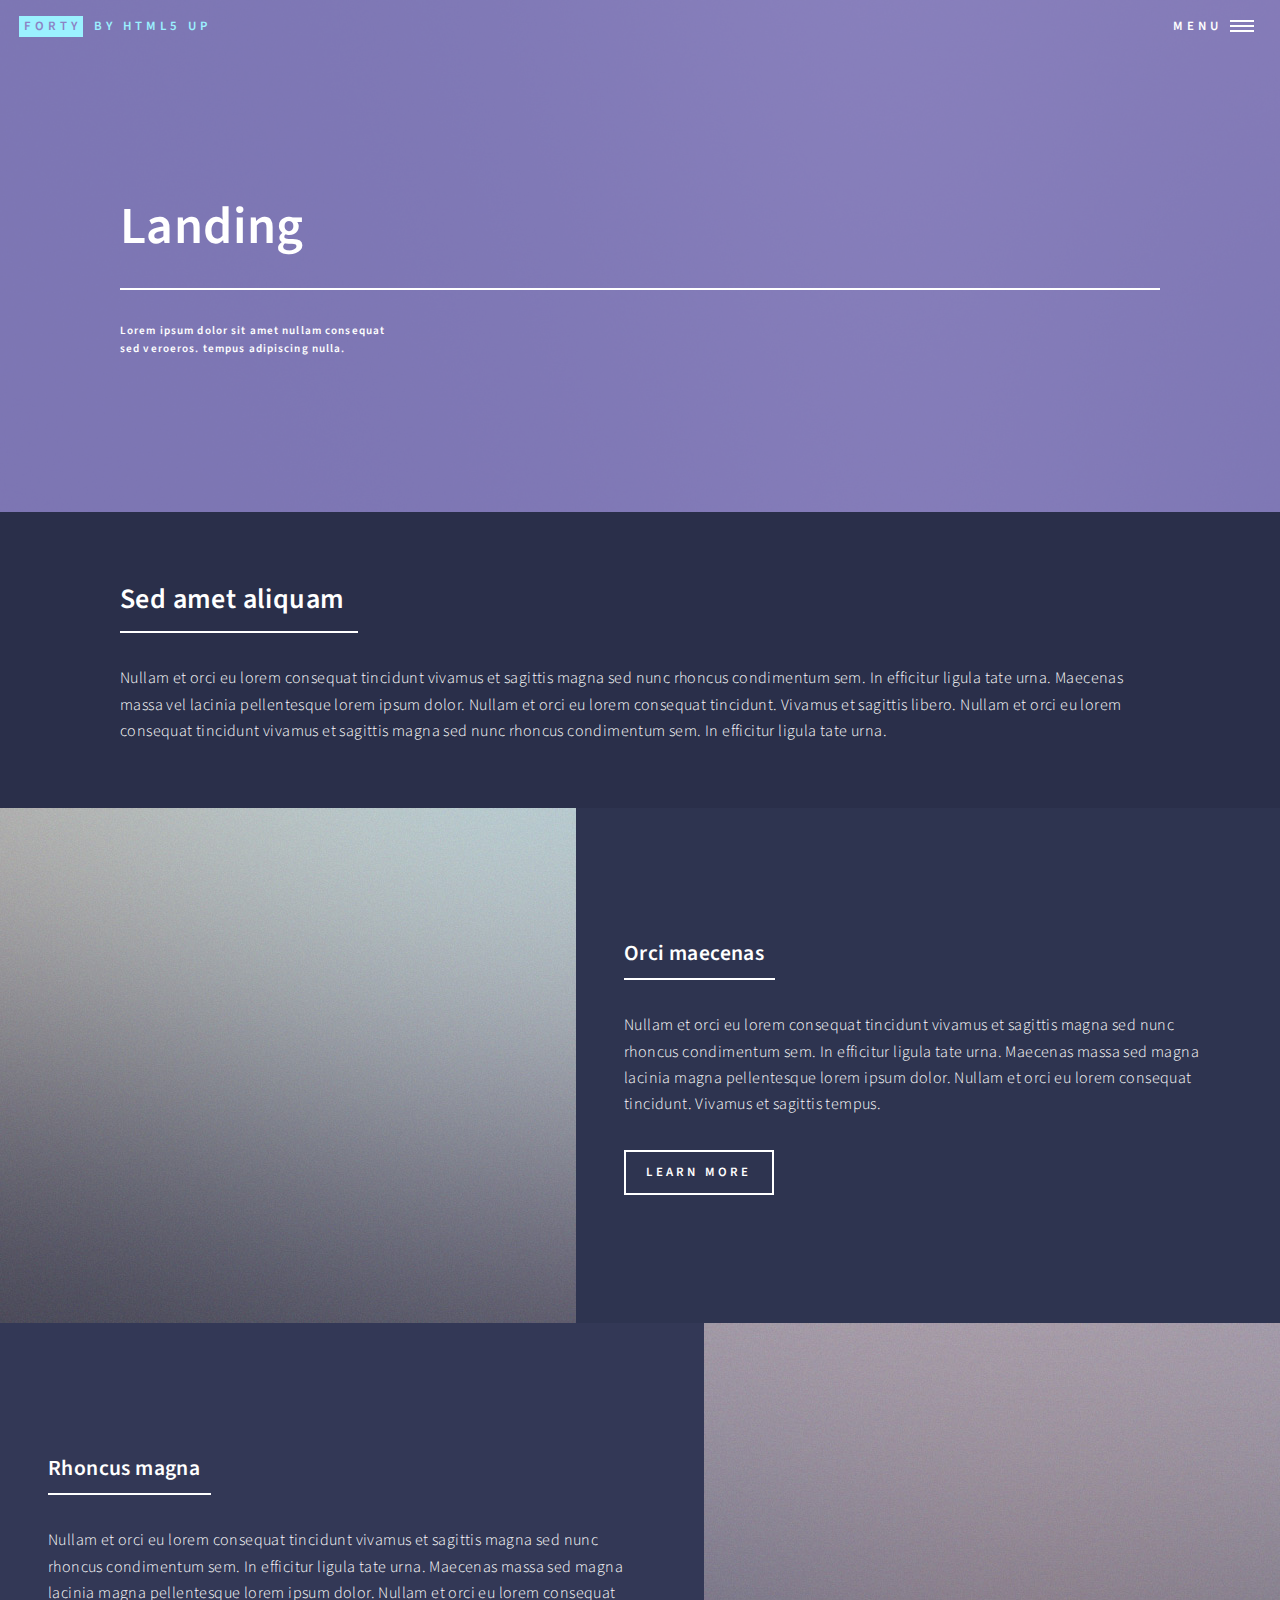
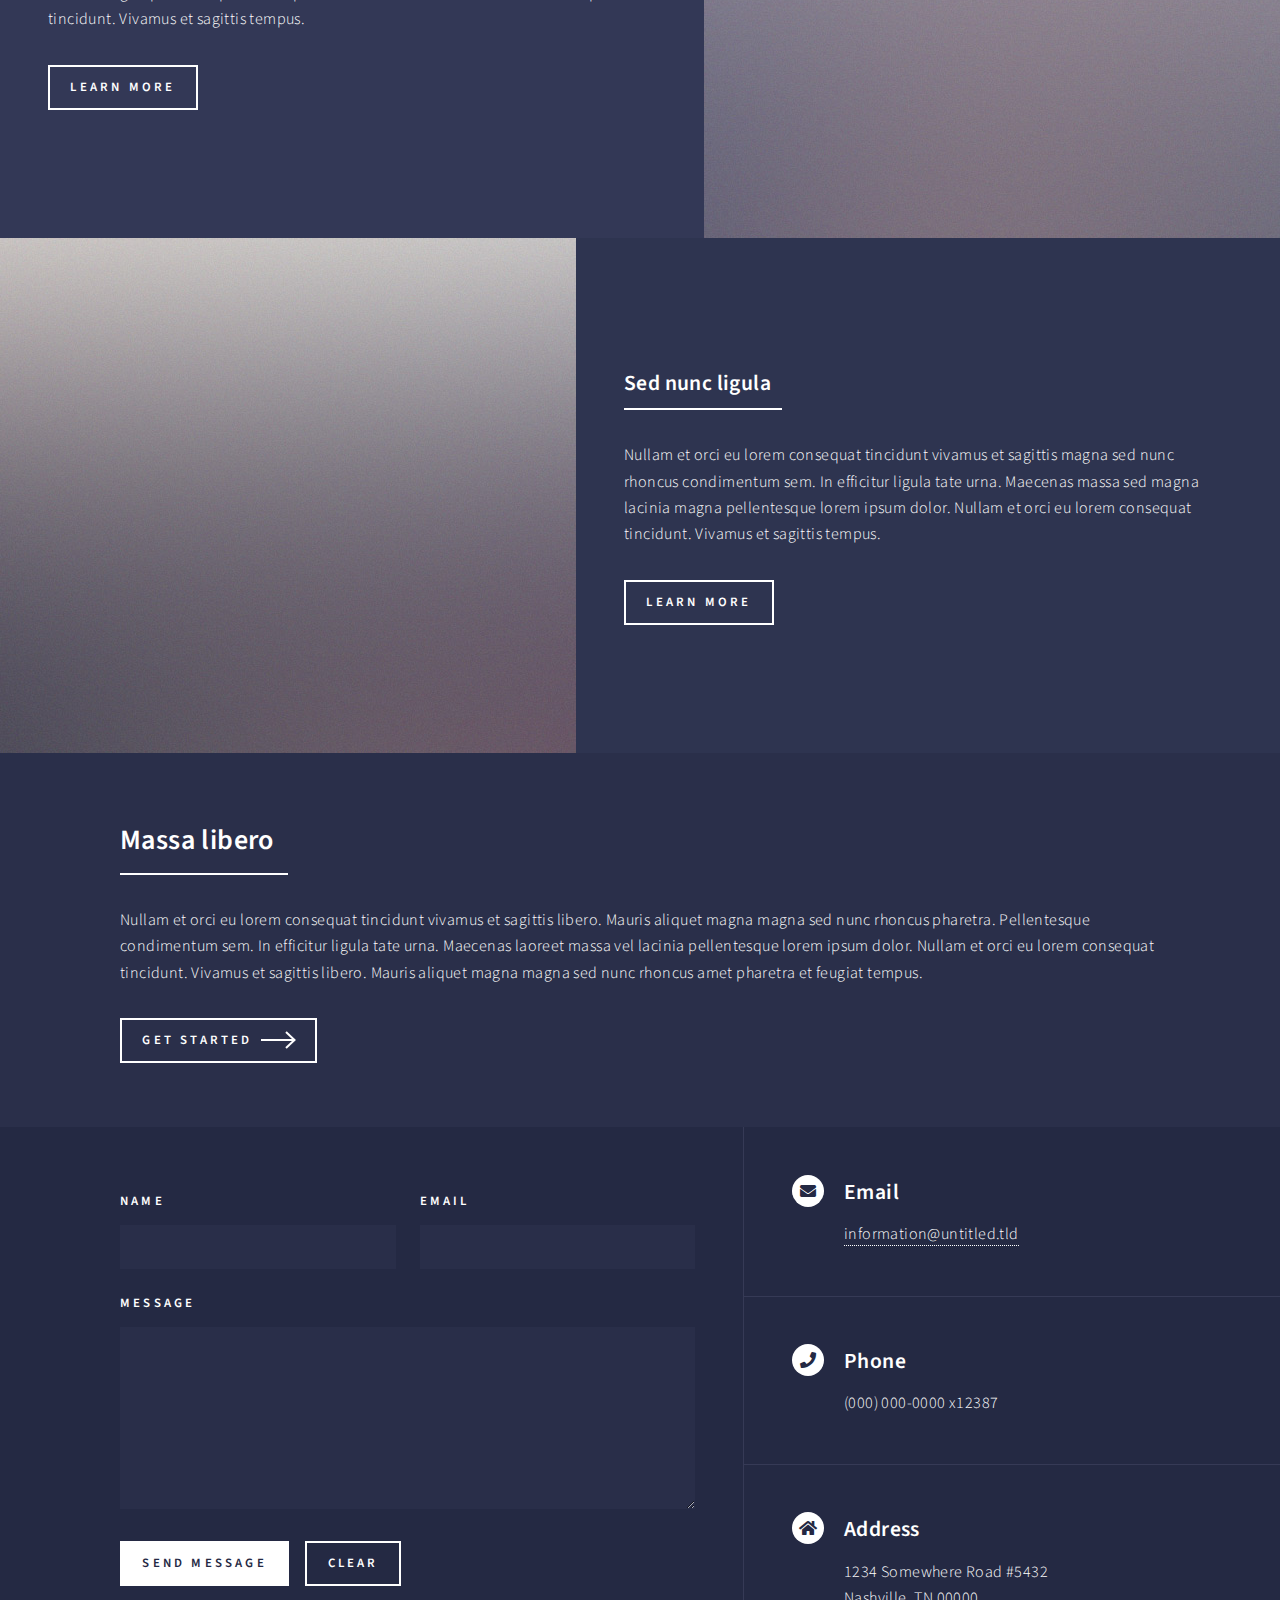
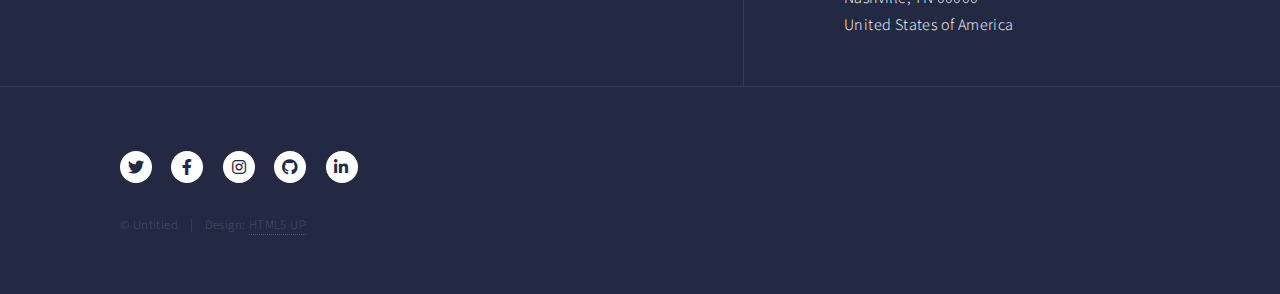
<file: landing.html>
<!DOCTYPE HTML>
<!--
	Forty by HTML5 UP
	html5up.net | @ajlkn
	Free for personal and commercial use under the CCA 3.0 license (html5up.net/license)
-->
<html>
	<head>
		<title>Landing - Forty by HTML5 UP</title>
		<meta charset="utf-8" />
		<meta name="viewport" content="width=device-width, initial-scale=1, user-scalable=no" />
		<link rel="stylesheet" href="assets/css/main.css" />
		<noscript><link rel="stylesheet" href="assets/css/noscript.css" /></noscript>
	</head>
	<body class="is-preload">

		<!-- Wrapper -->
			<div id="wrapper">

				<!-- Header -->
				<!-- Note: The "styleN" class below should match that of the banner element. -->
					<header id="header" class="alt style2">
						<a href="index.html" class="logo"><strong>Forty</strong> <span>by HTML5 UP</span></a>
						<nav>
							<a href="#menu">Menu</a>
						</nav>
					</header>

				<!-- Menu -->
					<nav id="menu">
						<ul class="links">
							<li><a href="index.html">Home</a></li>
							<li><a href="landing.html">Landing</a></li>
							<li><a href="generic.html">Generic</a></li>
							<li><a href="elements.html">Elements</a></li>
						</ul>
						<ul class="actions stacked">
							<li><a href="#" class="button primary fit">Get Started</a></li>
							<li><a href="#" class="button fit">Log In</a></li>
						</ul>
					</nav>

				<!-- Banner -->
				<!-- Note: The "styleN" class below should match that of the header element. -->
					<section id="banner" class="style2">
						<div class="inner">
							<span class="image">
								<img src="images/pic07.jpg" alt="" />
							</span>
							<header class="major">
								<h1>Landing</h1>
							</header>
							<div class="content">
								<p>Lorem ipsum dolor sit amet nullam consequat<br />
								sed veroeros. tempus adipiscing nulla.</p>
							</div>
						</div>
					</section>

				<!-- Main -->
					<div id="main">

						<!-- One -->
							<section id="one">
								<div class="inner">
									<header class="major">
										<h2>Sed amet aliquam</h2>
									</header>
									<p>Nullam et orci eu lorem consequat tincidunt vivamus et sagittis magna sed nunc rhoncus condimentum sem. In efficitur ligula tate urna. Maecenas massa vel lacinia pellentesque lorem ipsum dolor. Nullam et orci eu lorem consequat tincidunt. Vivamus et sagittis libero. Nullam et orci eu lorem consequat tincidunt vivamus et sagittis magna sed nunc rhoncus condimentum sem. In efficitur ligula tate urna.</p>
								</div>
							</section>

						<!-- Two -->
							<section id="two" class="spotlights">
								<section>
									<a href="generic.html" class="image">
										<img src="images/pic08.jpg" alt="" data-position="center center" />
									</a>
									<div class="content">
										<div class="inner">
											<header class="major">
												<h3>Orci maecenas</h3>
											</header>
											<p>Nullam et orci eu lorem consequat tincidunt vivamus et sagittis magna sed nunc rhoncus condimentum sem. In efficitur ligula tate urna. Maecenas massa sed magna lacinia magna pellentesque lorem ipsum dolor. Nullam et orci eu lorem consequat tincidunt. Vivamus et sagittis tempus.</p>
											<ul class="actions">
												<li><a href="generic.html" class="button">Learn more</a></li>
											</ul>
										</div>
									</div>
								</section>
								<section>
									<a href="generic.html" class="image">
										<img src="images/pic09.jpg" alt="" data-position="top center" />
									</a>
									<div class="content">
										<div class="inner">
											<header class="major">
												<h3>Rhoncus magna</h3>
											</header>
											<p>Nullam et orci eu lorem consequat tincidunt vivamus et sagittis magna sed nunc rhoncus condimentum sem. In efficitur ligula tate urna. Maecenas massa sed magna lacinia magna pellentesque lorem ipsum dolor. Nullam et orci eu lorem consequat tincidunt. Vivamus et sagittis tempus.</p>
											<ul class="actions">
												<li><a href="generic.html" class="button">Learn more</a></li>
											</ul>
										</div>
									</div>
								</section>
								<section>
									<a href="generic.html" class="image">
										<img src="images/pic10.jpg" alt="" data-position="25% 25%" />
									</a>
									<div class="content">
										<div class="inner">
											<header class="major">
												<h3>Sed nunc ligula</h3>
											</header>
											<p>Nullam et orci eu lorem consequat tincidunt vivamus et sagittis magna sed nunc rhoncus condimentum sem. In efficitur ligula tate urna. Maecenas massa sed magna lacinia magna pellentesque lorem ipsum dolor. Nullam et orci eu lorem consequat tincidunt. Vivamus et sagittis tempus.</p>
											<ul class="actions">
												<li><a href="generic.html" class="button">Learn more</a></li>
											</ul>
										</div>
									</div>
								</section>
							</section>

						<!-- Three -->
							<section id="three">
								<div class="inner">
									<header class="major">
										<h2>Massa libero</h2>
									</header>
									<p>Nullam et orci eu lorem consequat tincidunt vivamus et sagittis libero. Mauris aliquet magna magna sed nunc rhoncus pharetra. Pellentesque condimentum sem. In efficitur ligula tate urna. Maecenas laoreet massa vel lacinia pellentesque lorem ipsum dolor. Nullam et orci eu lorem consequat tincidunt. Vivamus et sagittis libero. Mauris aliquet magna magna sed nunc rhoncus amet pharetra et feugiat tempus.</p>
									<ul class="actions">
										<li><a href="generic.html" class="button next">Get Started</a></li>
									</ul>
								</div>
							</section>

					</div>

				<!-- Contact -->
					<section id="contact">
						<div class="inner">
							<section>
								<form method="post" action="#">
									<div class="fields">
										<div class="field half">
											<label for="name">Name</label>
											<input type="text" name="name" id="name" />
										</div>
										<div class="field half">
											<label for="email">Email</label>
											<input type="text" name="email" id="email" />
										</div>
										<div class="field">
											<label for="message">Message</label>
											<textarea name="message" id="message" rows="6"></textarea>
										</div>
									</div>
									<ul class="actions">
										<li><input type="submit" value="Send Message" class="primary" /></li>
										<li><input type="reset" value="Clear" /></li>
									</ul>
								</form>
							</section>
							<section class="split">
								<section>
									<div class="contact-method">
										<span class="icon solid alt fa-envelope"></span>
										<h3>Email</h3>
										<a href="#">information@untitled.tld</a>
									</div>
								</section>
								<section>
									<div class="contact-method">
										<span class="icon solid alt fa-phone"></span>
										<h3>Phone</h3>
										<span>(000) 000-0000 x12387</span>
									</div>
								</section>
								<section>
									<div class="contact-method">
										<span class="icon solid alt fa-home"></span>
										<h3>Address</h3>
										<span>1234 Somewhere Road #5432<br />
										Nashville, TN 00000<br />
										United States of America</span>
									</div>
								</section>
							</section>
						</div>
					</section>

				<!-- Footer -->
					<footer id="footer">
						<div class="inner">
							<ul class="icons">
								<li><a href="#" class="icon brands alt fa-twitter"><span class="label">Twitter</span></a></li>
								<li><a href="#" class="icon brands alt fa-facebook-f"><span class="label">Facebook</span></a></li>
								<li><a href="#" class="icon brands alt fa-instagram"><span class="label">Instagram</span></a></li>
								<li><a href="#" class="icon brands alt fa-github"><span class="label">GitHub</span></a></li>
								<li><a href="#" class="icon brands alt fa-linkedin-in"><span class="label">LinkedIn</span></a></li>
							</ul>
							<ul class="copyright">
								<li>&copy; Untitled</li><li>Design: <a href="https://html5up.net">HTML5 UP</a></li>
							</ul>
						</div>
					</footer>

			</div>

		<!-- Scripts -->
			<script src="assets/js/jquery.min.js"></script>
			<script src="assets/js/jquery.scrolly.min.js"></script>
			<script src="assets/js/jquery.scrollex.min.js"></script>
			<script src="assets/js/browser.min.js"></script>
			<script src="assets/js/breakpoints.min.js"></script>
			<script src="assets/js/util.js"></script>
			<script src="assets/js/main.js"></script>

	</body>
</html>
</file>
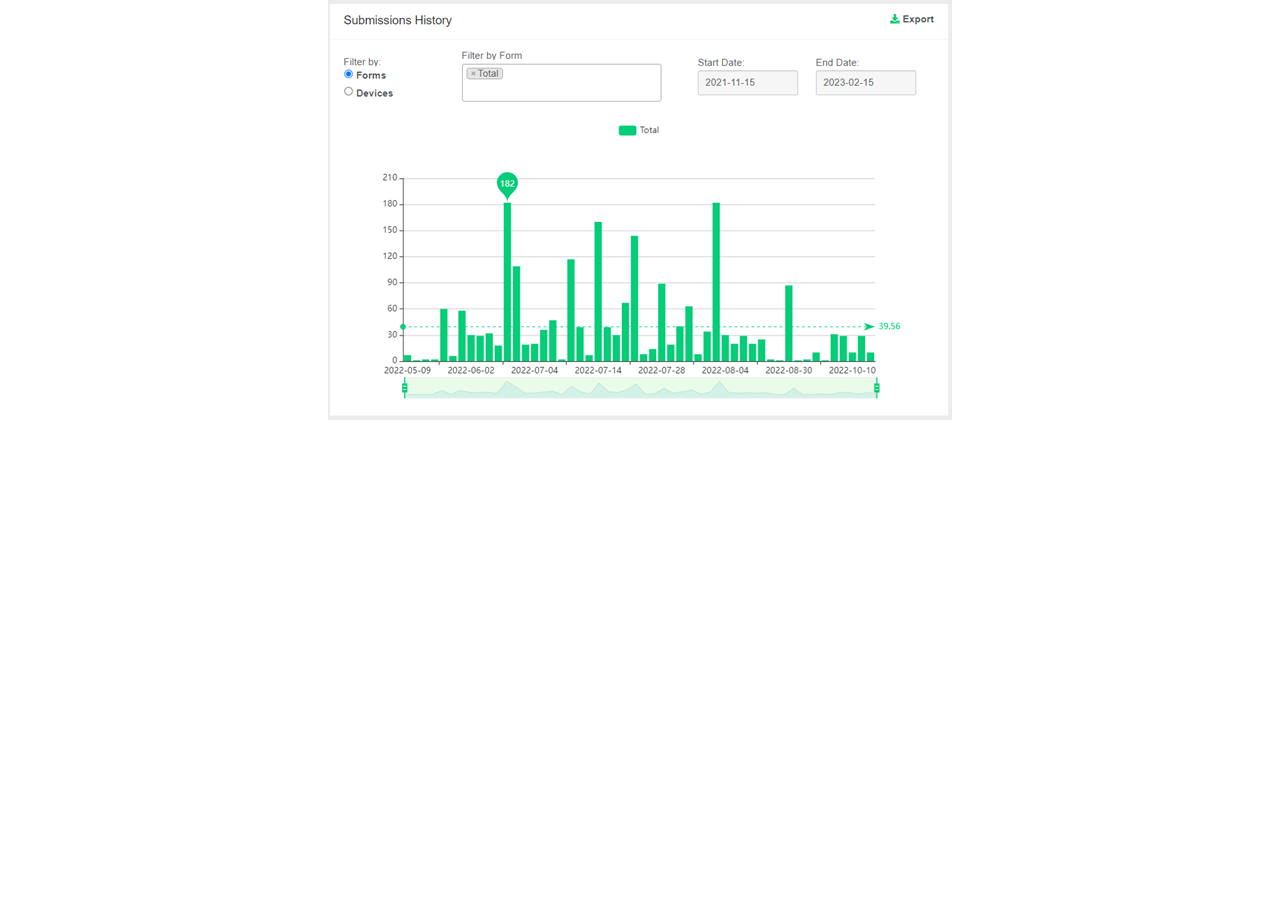
<file: live_r_img_view.html>
<!DOCTYPE html>
<html>
<head>
  <title>Image</title>
  <style>
    * {
            margin: 0;
            padding: 0;
        }
        .imgbox {
            display: grid;
            height: 100%;
        }
        .center-fit {
            max-width: 100%;
            max-height: 100vh;
            margin: auto;
        }
  </style>
</head>
<body>
  <a href="results.html" class="imgbox">
    <img src="images/DM_live_feed.png" alt="" class="center-fit">
  </a>
</body>
</html>
</file>
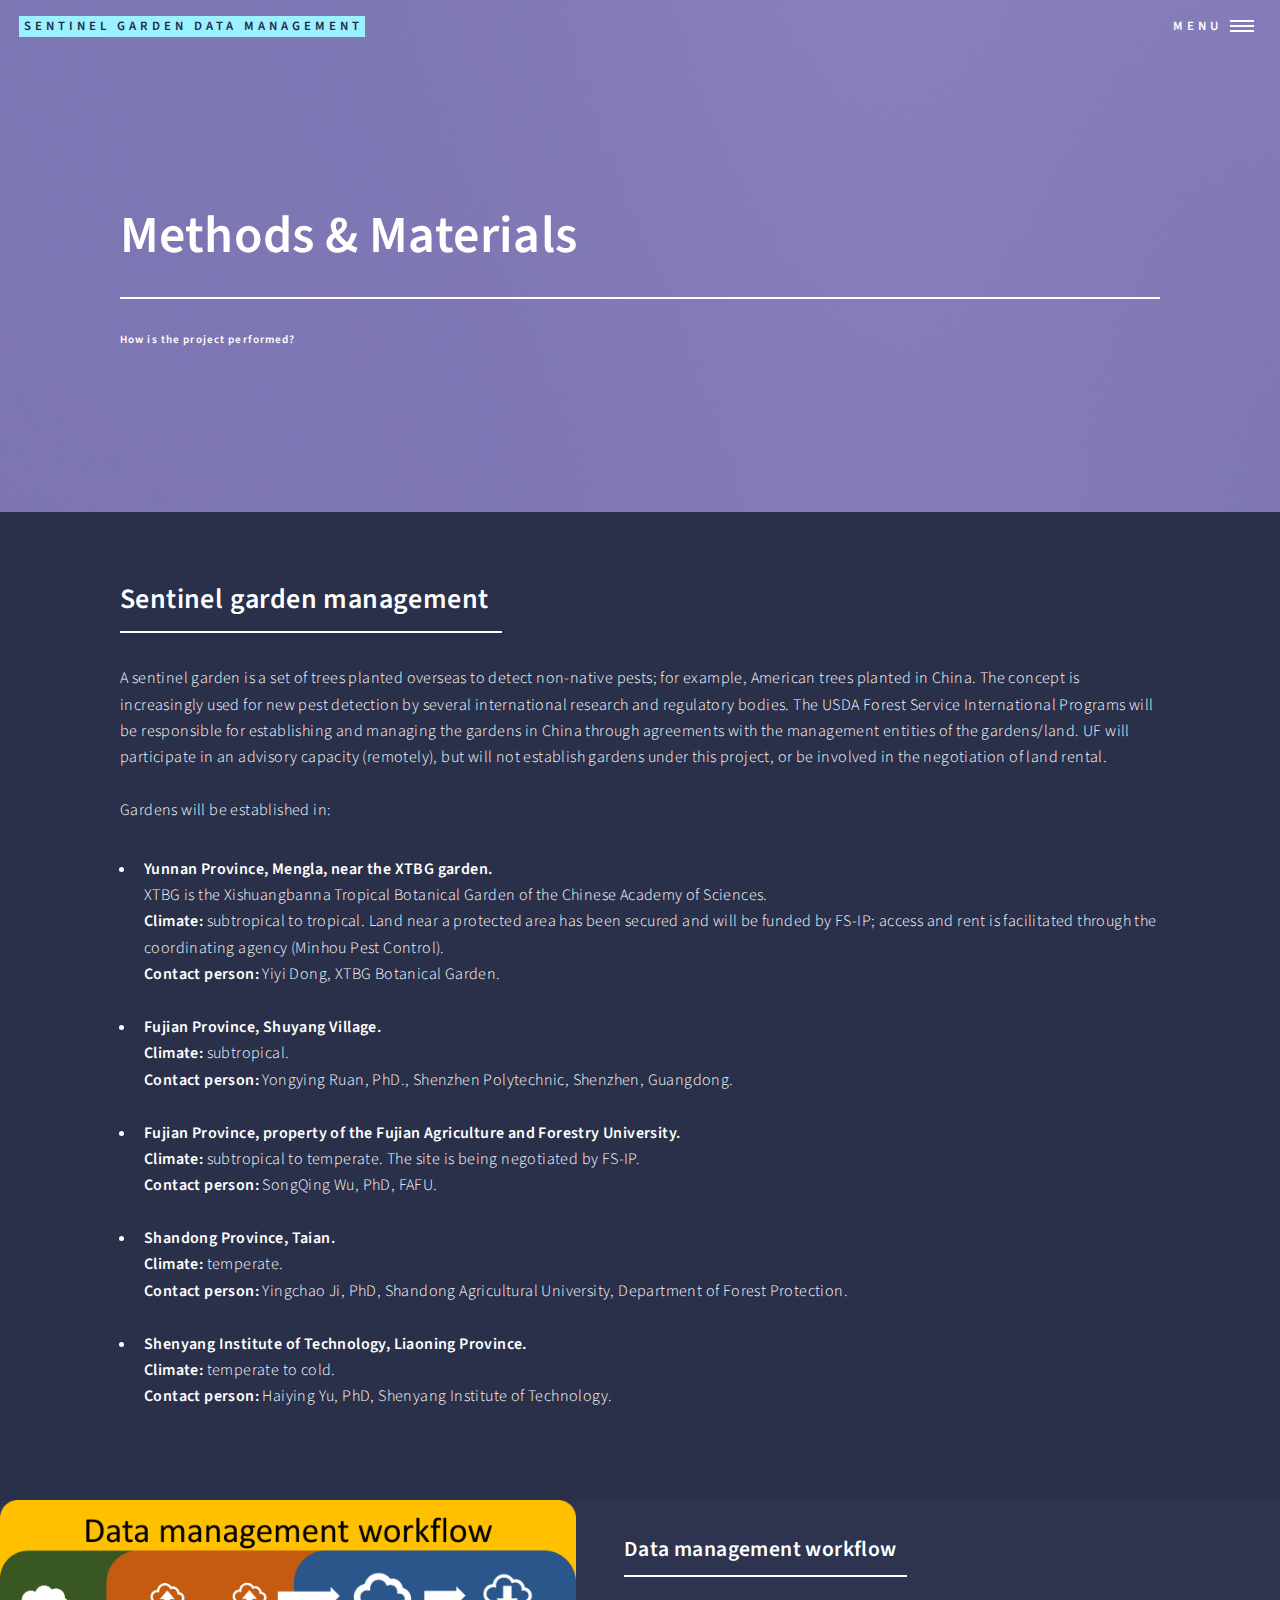
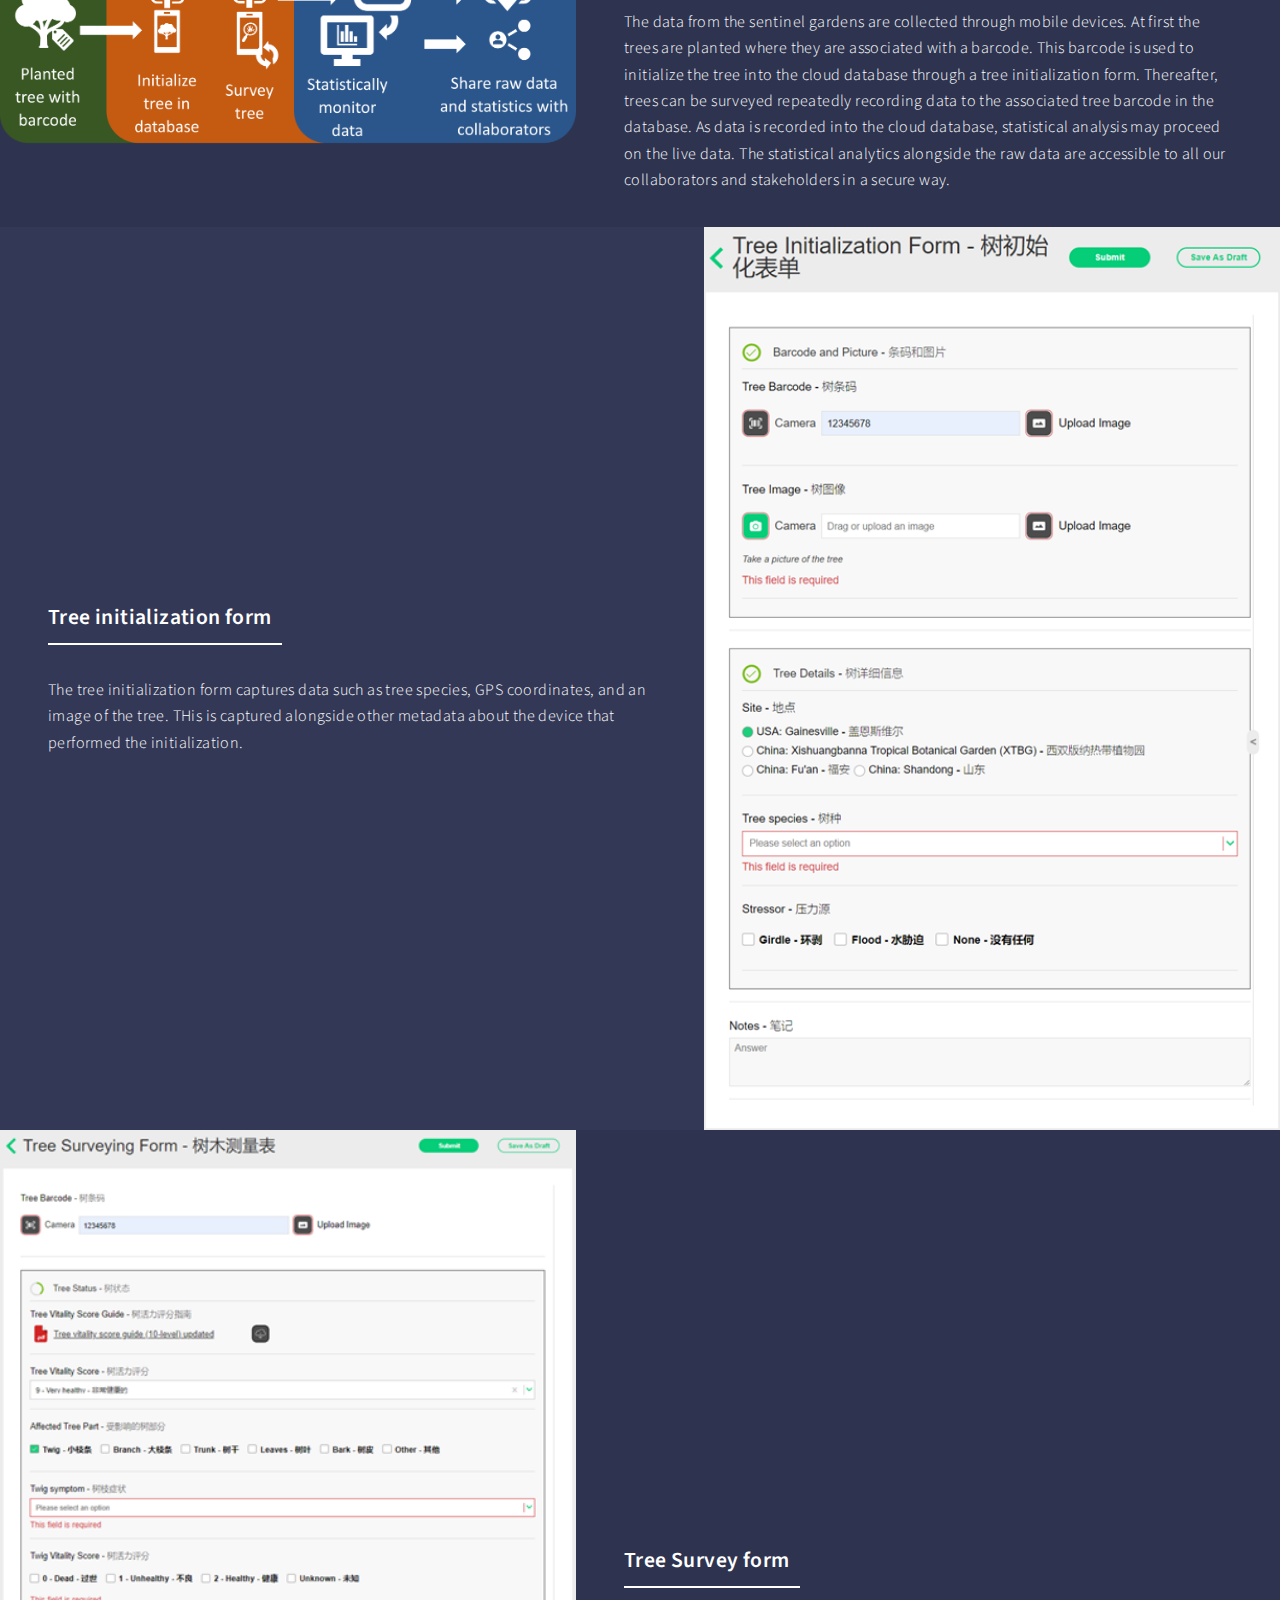
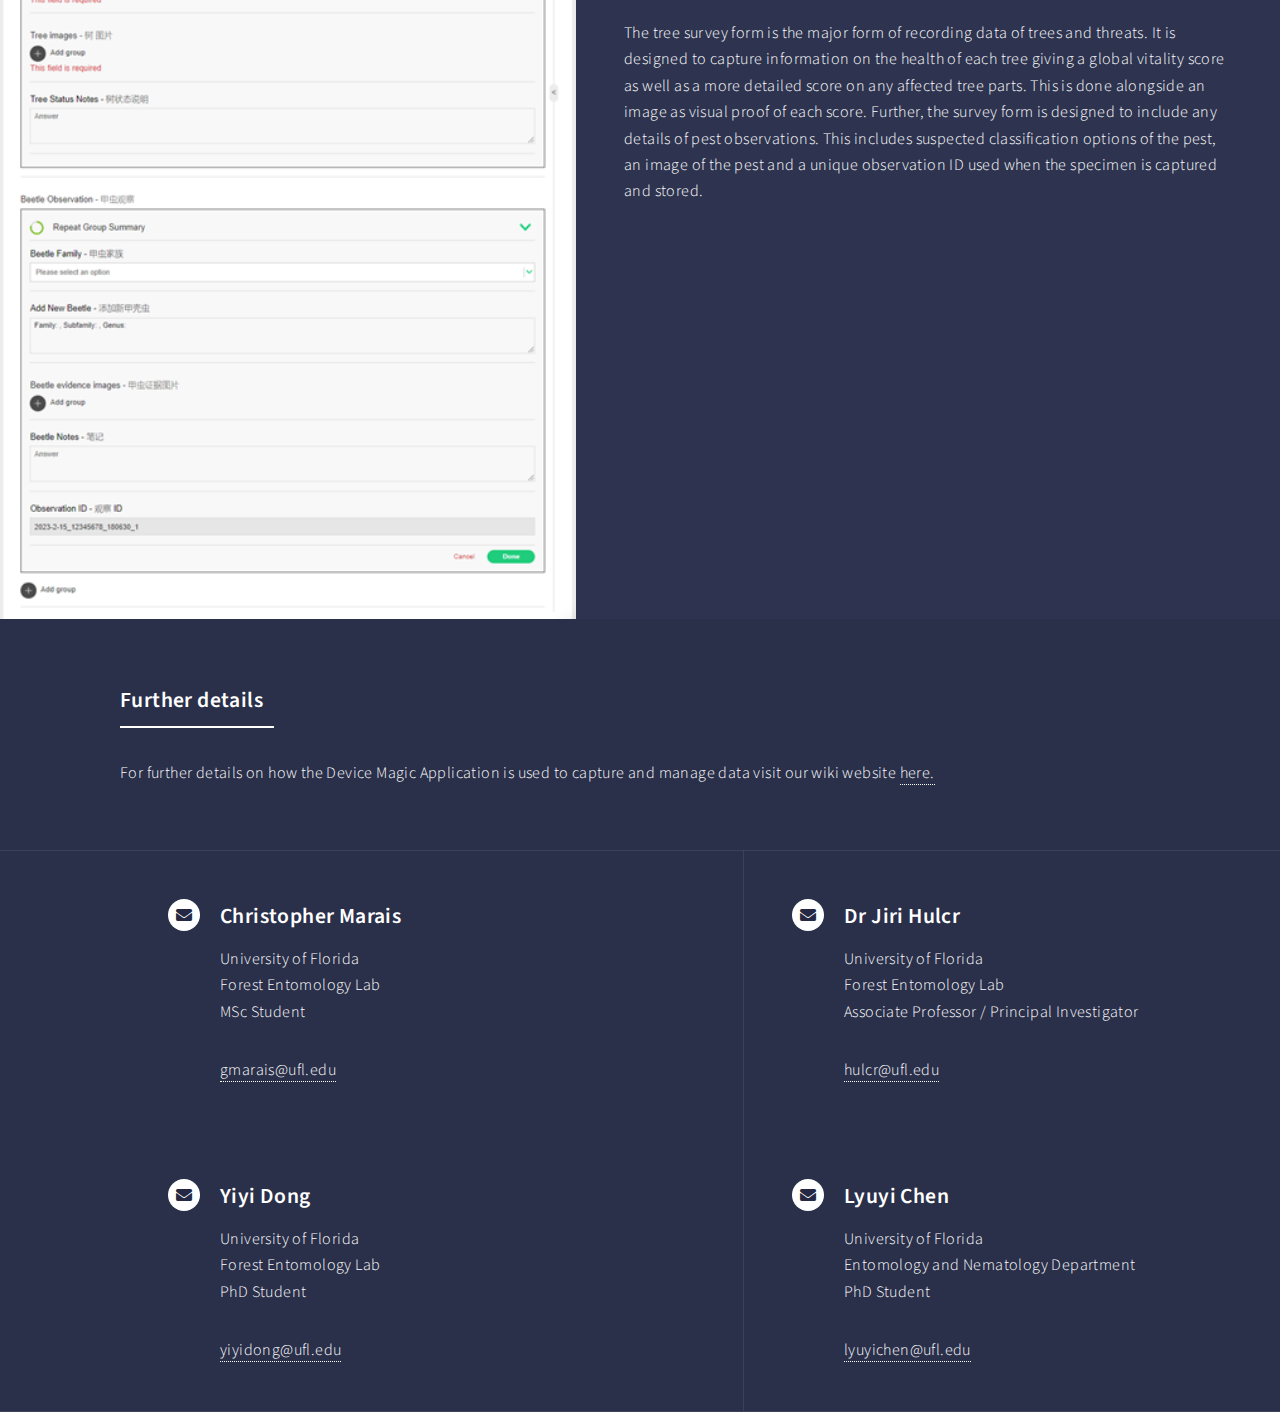
<file: methods.html>
<!DOCTYPE HTML>
<!--
	Forty by HTML5 UP
	html5up.net | @ajlkn
	Free for personal and commercial use under the CCA 3.0 license (html5up.net/license)
-->
<html>
	<head>
		<title>Methods & Materials</title>
		<meta charset="utf-8" />
		<meta name="viewport" content="width=device-width, initial-scale=1, user-scalable=no" />
		<link rel="stylesheet" href="assets/css/main.css" />
		<noscript><link rel="stylesheet" href="assets/css/noscript.css" /></noscript>
	</head>
	<body class="is-preload">

		<!-- Wrapper -->
			<div id="wrapper">

				<!-- Header -->
					<header id="header" class="alt">
						<a href="index.html" class="logo"><strong>Sentinel Garden Data Management</strong> </a>
						<nav>
							<a href="#menu">Menu</a>
						</nav>
					</header>

				<!-- Menu -->
					<nav id="menu">
					<ul class="actions stacked">
							<li><a href="#" class="button primary fit">Home</a></li>
						</ul>
						<ul class="links">
							<li><a href="introduction.html">Introduction</a></li>
						</ul>
						<ul class="links">
							<li><a href="methods.html">Methods & Materials</a></li>
						</ul>
						<ul class="links">
							<li><a href="results.html">Results</a></li>
						</ul>
						<ul class="links">
							<li><a href="discussion.html">Discussion</a></li>
						</ul>
						<ul class="links">
							<li><a href="acknowledgements.html">Acknowledgements</a></li>
						</ul>
						
					</nav>

				<!-- Banner -->
				<!-- Note: The "styleN" class below should match that of the header element. -->
					<section id="banner" class="style2">
						<div class="inner">
							<span class="image">
								<img src="images/pic07.jpg" alt="" />
							</span>
							<header class="major">
								<h1>Methods & Materials</h1>
							</header>
							<div class="content">
								<p>How is the project performed?</p>
							</div>
						</div>
					</section>

				<!-- Main -->
					<div id="main">

						<!-- One -->
							<section id="one">
								<div class="inner">
									<header class="major">
										<h2>Sentinel garden management</h2>
									</header>
									<p>A sentinel garden is a set of trees planted overseas to detect non-native pests; for example, American trees planted in China. The concept is increasingly used for new pest detection by several international research and regulatory bodies.
										The USDA Forest Service International Programs will be responsible for establishing and managing the gardens in China through agreements with the management entities of the gardens/land. UF will participate in an advisory capacity (remotely), but will not establish gardens under this project, or be involved in the negotiation of land rental. <br/><br/> 
										Gardens will be established in:
										</p>
									<ul>
										<li><b>Yunnan Province, Mengla, near the XTBG garden.</b> <br/>
											XTBG is the Xishuangbanna Tropical Botanical Garden of the Chinese Academy of Sciences. <br/>
											<b>Climate:</b> subtropical to tropical. Land near a protected area has been secured and will be funded by FS-IP; access and rent is facilitated through the coordinating agency (Minhou Pest Control). <br/>
											<b>Contact person:</b> Yiyi Dong, XTBG Botanical Garden.<br/>
										</li><br/>
										<li><b>Fujian Province, Shuyang Village. </b><br/>
											<b>Climate:</b> subtropical.<br/>
											<b>Contact person:</b> Yongying Ruan, PhD., Shenzhen Polytechnic, Shenzhen, Guangdong.<br/>
											</li><br/>
										<li><b>Fujian Province, property of the Fujian Agriculture and Forestry University.</b> <br/>
											<b>Climate:</b> subtropical to temperate. The site is being negotiated by FS-IP.<br/>
											<b>Contact person:</b> SongQing Wu, PhD, FAFU.<br/>
											</li><br/>
										<li><b>Shandong Province, Taian.</b> <br/>
											<b>Climate:</b> temperate. <br/>
											<b>Contact person:</b> Yingchao Ji, PhD, Shandong Agricultural University, Department of Forest Protection.<br/>
											</li><br/>
										<li><b>Shenyang Institute of Technology, Liaoning Province.</b> <br/>
											<b>Climate:</b> temperate to cold. <br/>
											<b>Contact person:</b> Haiying Yu, PhD, Shenyang Institute of Technology.<br/>
											</li><br/>
									</ul>
								</div>
							</section>

						<!-- Two -->
							<section id="two" class="spotlights">
								<section>
									<a href="workflow_img_view.html" class="image">
										<img src="images/data_workflow.png" alt="" data-position="center center" />
									</a>
									<div class="content">
										<div class="inner">
											<header class="major">
												<h3>Data management workflow</h3>
											</header>
											<p>The data from the sentinel gardens are collected through mobile devices. 
												At first the trees are planted where they are associated with a barcode. 
												This barcode is used to initialize the tree into the cloud database through 
												a tree initialization form. Thereafter, trees can be surveyed repeatedly
												 recording data to the associated tree barcode in the database. As data 
												 is recorded into the cloud database, statistical analysis may proceed 
												 on the live data. The statistical analytics alongside the raw data are accessible 
												 to all our collaborators and stakeholders in a secure way.</p>					
										</div>
									</div>
								</section>
								<section>
									<a href="iform_img_view.html" class="image">
										<img src="images/Initialization_form.png" alt="" data-position="top center" />
									</a>
									<div class="content">
										<div class="inner">
											<header class="major">
												<h3>Tree initialization form</h3>
											</header>
											<p>The tree initialization form captures data such as tree species, GPS coordinates, and 
												an image of the tree. THis is captured alongside other metadata about the device that performed the initialization.</p>					
										</div>
									</div>
								</section>
								<section>
									<a href="sform_img_view.html" class="image">
										<img src="images/Survey_form.png" alt="" data-position="25% 25%" />
									</a>
									<div class="content">
										<div class="inner">
											<header class="major">
												<h3>Tree Survey form</h3>
											</header>
											<p>The tree survey form is the major form of recording data of trees and threats. 
												It is designed to capture information on the health of each tree giving a global 
												vitality score as well as a more detailed score on any affected tree parts. 
												This is done alongside an image as visual proof of each score. Further, the
												 survey form is designed to include any details of pest observations. This 
												 includes suspected classification options of the pest, an image of the pest 
												 and a unique observation ID used when the specimen is captured and stored.</p>					
										</div>
									</div>
								</section>
							</section>
							
						<!-- Three -->
							<section id="one">
								<div class="inner">
									<header class="major">
										<h3>Further details</h3>
									</header>
									<p>For further details on how the Device Magic Application is used to capture and
										 manage data visit our wiki website
										  <a href="https://www.bbmycobiome.org/wiki/index.php/Wood_borers_in_sentinel_gardens">here.</a> 
									</p>
								</div>
							</section>

				<!-- Contact -->
				<section id="contact">
					<div class="inner">
						<section class="split">
							<section>
								<div class="contact-method">
									<span class="icon solid alt fa-envelope"></span>
									<h3>Christopher Marais</h3>
									<p>University of Florida<br />
									Forest Entomology Lab<br />
									MSc Student</p>
									<a href="mailto:gmarais@ufl.edu">gmarais@ufl.edu</a>
								</div>
							</section>
						</section>
						<section class="split">
							<section>
								<div class="contact-method">
									<span class="icon solid alt fa-envelope"></span>
									<h3>Dr Jiri Hulcr</h3>
									<p>University of Florida<br />
									Forest Entomology Lab<br />
									Associate Professor / Principal Investigator</p>
									<a href="mailto:hulcr@ufl.edu">hulcr@ufl.edu</a>
								</div>
							</section>
						</section>
					</div>
					<div class="inner">
						<section class="split">
							<section>
								<div class="contact-method">
									<span class="icon solid alt fa-envelope"></span>
									<h3>Yiyi Dong</h3>
									<p>University of Florida<br />
									Forest Entomology Lab<br />
									PhD Student</p>
									<a href="mailto:yiyidong@ufl.edu">yiyidong@ufl.edu</a>
								</div>
							</section>
						</section>
						<section class="split">
							<section>
								<div class="contact-method">
									<span class="icon solid alt fa-envelope"></span>
									<h3>Lyuyi Chen</h3>
									<p>University of Florida<br />
									Entomology and Nematology Department<br />
									PhD Student</p>
									<a href="mailto:lyuyichen@ufl.edu">lyuyichen@ufl.edu</a>
								</div>
							</section>
						</section>
					</div>
				</section>
			</div>

		<!-- Scripts -->
			<script src="assets/js/jquery.min.js"></script>
			<script src="assets/js/jquery.scrolly.min.js"></script>
			<script src="assets/js/jquery.scrollex.min.js"></script>
			<script src="assets/js/browser.min.js"></script>
			<script src="assets/js/breakpoints.min.js"></script>
			<script src="assets/js/util.js"></script>
			<script src="assets/js/main.js"></script>

	</body>
</html>
</file>
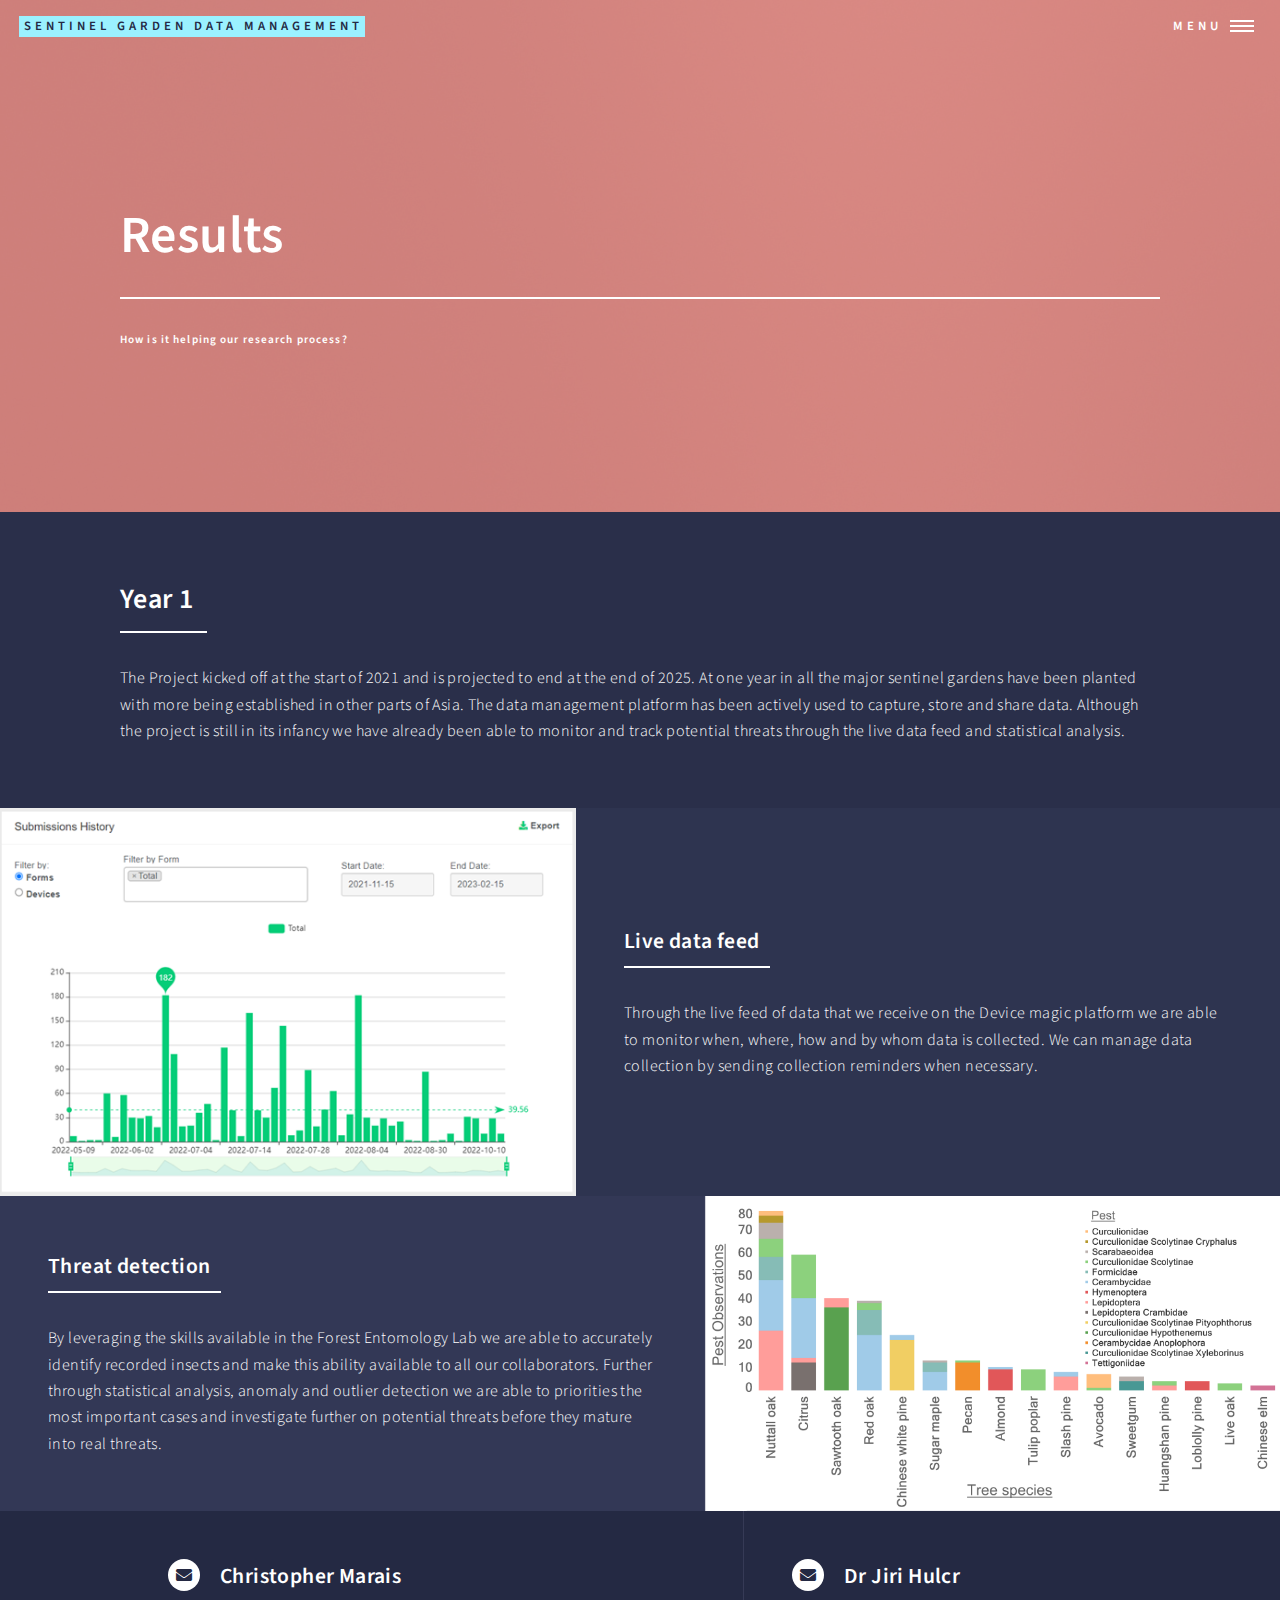
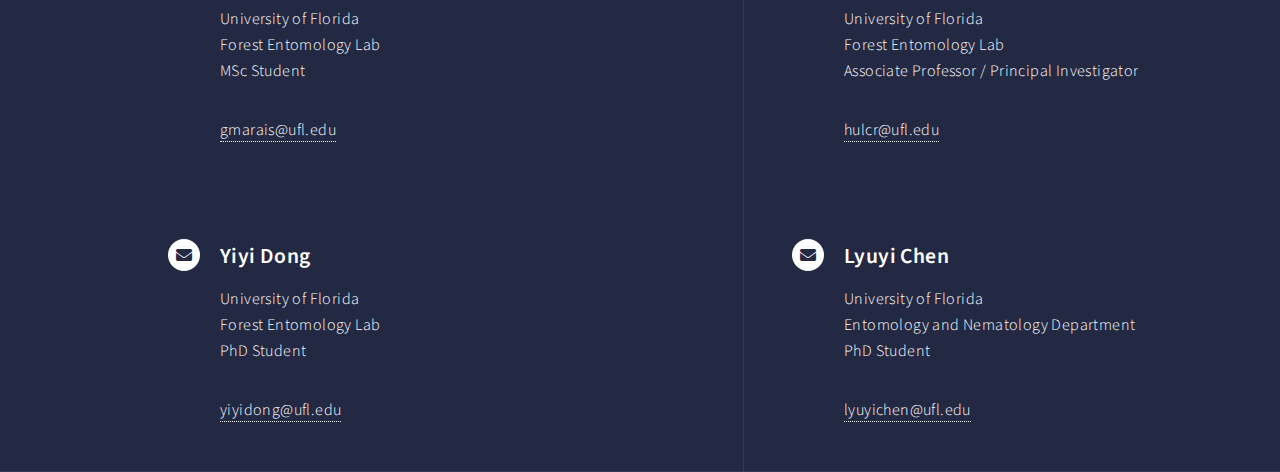
<file: results.html>
<!DOCTYPE HTML>
<!--
	Forty by HTML5 UP
	html5up.net | @ajlkn
	Free for personal and commercial use under the CCA 3.0 license (html5up.net/license)
-->
<html>
	<head>
		<title>Results</title>
		<meta charset="utf-8" />
		<meta name="viewport" content="width=device-width, initial-scale=1, user-scalable=no" />
		<link rel="stylesheet" href="assets/css/main.css" />
		<noscript><link rel="stylesheet" href="assets/css/noscript.css" /></noscript>
	</head>
	<body class="is-preload">

		<!-- Wrapper -->
			<div id="wrapper">

				<!-- Header -->
					<header id="header" class="alt">
						<a href="index.html" class="logo"><strong>Sentinel Garden Data Management</strong> </a>
						<nav>
							<a href="#menu">Menu</a>
						</nav>
					</header>

				<!-- Menu -->
					<nav id="menu">
					<ul class="actions stacked">
							<li><a href="#" class="button primary fit">Home</a></li>
						</ul>
						<ul class="links">
							<li><a href="introduction.html">Introduction</a></li>
						</ul>
						<ul class="links">
							<li><a href="methods.html">Methods & Materials</a></li>
						</ul>
						<ul class="links">
							<li><a href="results.html">Results</a></li>
						</ul>
						<ul class="links">
							<li><a href="discussion.html">Discussion</a></li>
						</ul>
						<ul class="links">
							<li><a href="acknowledgements.html">Acknowledgements</a></li>
						</ul>
						
					</nav>

				<!-- Banner -->
				<!-- Note: The "styleN" class below should match that of the header element. -->
					<section id="banner" class="style3">
						<div class="inner">
							<span class="image">
								<img src="images/pic07.jpg" alt="" />
							</span>
							<header class="major">
								<h1>Results</h1>
							</header>
							<div class="content">
								<p>How is it helping our research process?</p>
							</div>
						</div>
					</section>

				<!-- Main -->
					<div id="main">

						<!-- One -->
							<section id="one">
								<div class="inner">
									<header class="major">
										<h2>Year 1</h2>
									</header>
									<p>The Project kicked off at the start of 2021 and is projected to end at the end of 2025. At one year in all the major sentinel gardens have been planted with more being established in other parts of Asia. The data management platform has been actively used to capture, store and share data. Although the project is still in its infancy we have already been able to monitor and track potential threats through the live data feed and statistical analysis. </p>
								</div>
							</section>

						<!-- Two -->
							<section id="two" class="spotlights">
								<section>
									<a href="live_r_img_view.html" class="image">
										<img src="images/DM_live_feed.png" alt="" data-position="center center" />
									</a>
									<div class="content">
										<div class="inner">
											<header class="major">
												<h3>Live data feed</h3>
											</header>
											<p>Through the live feed of data that we receive on the Device magic platform we are able to monitor when, where, how and by whom data is collected. We can manage data collection by sending collection reminders when necessary. </p>
										</div>
									</div>
								</section>
								<section>
									<a href="stats_r_img_view.html" class="image">
										<img src="images/tree_pest_plot.png" alt="" data-position="top center" />
									</a>
									<div class="content">
										<div class="inner">
											<header class="major">
												<h3>Threat detection</h3>
											</header>
											<p>By leveraging the skills available in the Forest Entomology Lab we are able to accurately identify recorded insects and make this ability available to all our collaborators.  Further through statistical analysis, anomaly and outlier detection we are able to priorities the most important cases and investigate further on potential threats before they mature into real threats.</p>
										</div>
									</div>
								</section>

					</div>

				<!-- Contact -->
				<section id="contact">
					<div class="inner">
						<section class="split">
							<section>
								<div class="contact-method">
									<span class="icon solid alt fa-envelope"></span>
									<h3>Christopher Marais</h3>
									<p>University of Florida<br />
									Forest Entomology Lab<br />
									MSc Student</p>
									<a href="mailto:gmarais@ufl.edu">gmarais@ufl.edu</a>
								</div>
							</section>
						</section>
						<section class="split">
							<section>
								<div class="contact-method">
									<span class="icon solid alt fa-envelope"></span>
									<h3>Dr Jiri Hulcr</h3>
									<p>University of Florida<br />
									Forest Entomology Lab<br />
									Associate Professor / Principal Investigator</p>
									<a href="mailto:hulcr@ufl.edu">hulcr@ufl.edu</a>
								</div>
							</section>
						</section>
					</div>
					<div class="inner">
						<section class="split">
							<section>
								<div class="contact-method">
									<span class="icon solid alt fa-envelope"></span>
									<h3>Yiyi Dong</h3>
									<p>University of Florida<br />
									Forest Entomology Lab<br />
									PhD Student</p>
									<a href="mailto:yiyidong@ufl.edu">yiyidong@ufl.edu</a>
								</div>
							</section>
						</section>
						<section class="split">
							<section>
								<div class="contact-method">
									<span class="icon solid alt fa-envelope"></span>
									<h3>Lyuyi Chen</h3>
									<p>University of Florida<br />
									Entomology and Nematology Department<br />
									PhD Student</p>
									<a href="mailto:lyuyichen@ufl.edu">lyuyichen@ufl.edu</a>
								</div>
							</section>
						</section>
					</div>
				</section>
			</div>

		<!-- Scripts -->
			<script src="assets/js/jquery.min.js"></script>
			<script src="assets/js/jquery.scrolly.min.js"></script>
			<script src="assets/js/jquery.scrollex.min.js"></script>
			<script src="assets/js/browser.min.js"></script>
			<script src="assets/js/breakpoints.min.js"></script>
			<script src="assets/js/util.js"></script>
			<script src="assets/js/main.js"></script>

	</body>
</html>
</file>
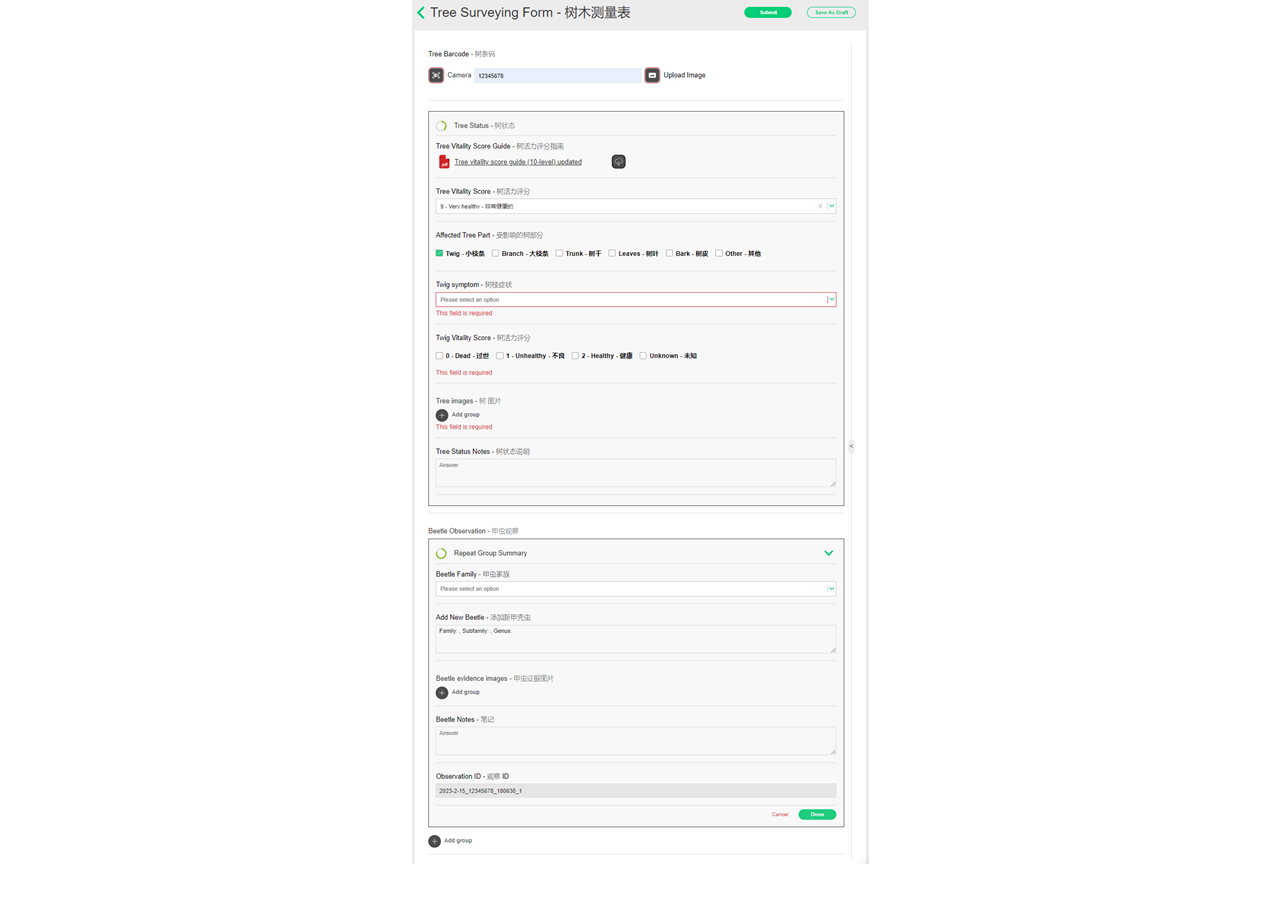
<file: sform_img_view.html>
<!DOCTYPE html>
<html>
<head>
  <title>Image</title>
  <style>
    * {
            margin: 0;
            padding: 0;
        }
        .imgbox {
            display: grid;
            height: 100%;
        }
        .center-fit {
            max-width: 100%;
            max-height: 100vh;
            margin: auto;
        }
  </style>
</head>
<body>
  <a href="methods.html" class="imgbox">
    <img src="images/Survey_form.png" alt="" class="center-fit">
  </a>
</body>
</html>
</file>
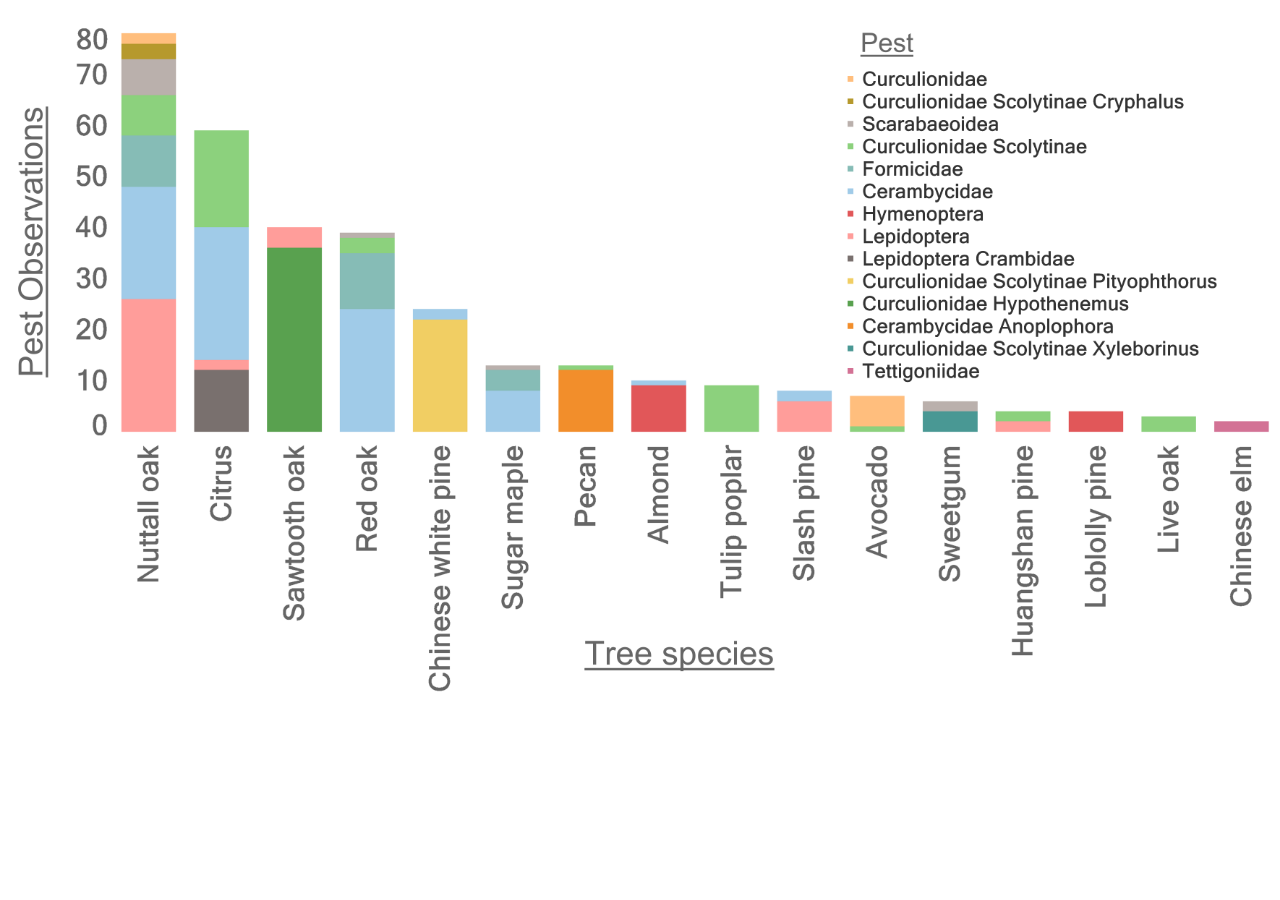
<file: stats_r_img_view.html>
<!DOCTYPE html>
<html>
<head>
  <title>Image</title>
  <style>
    * {
            margin: 0;
            padding: 0;
        }
        .imgbox {
            display: grid;
            height: 100%;
        }
        .center-fit {
            max-width: 100%;
            max-height: 100vh;
            margin: auto;
        }
  </style>
</head>
<body>
  <a href="results.html" class="imgbox">
    <img src="images/tree_pest_plot.png" alt="" class="center-fit">
  </a>
</body>
</html>
</file>
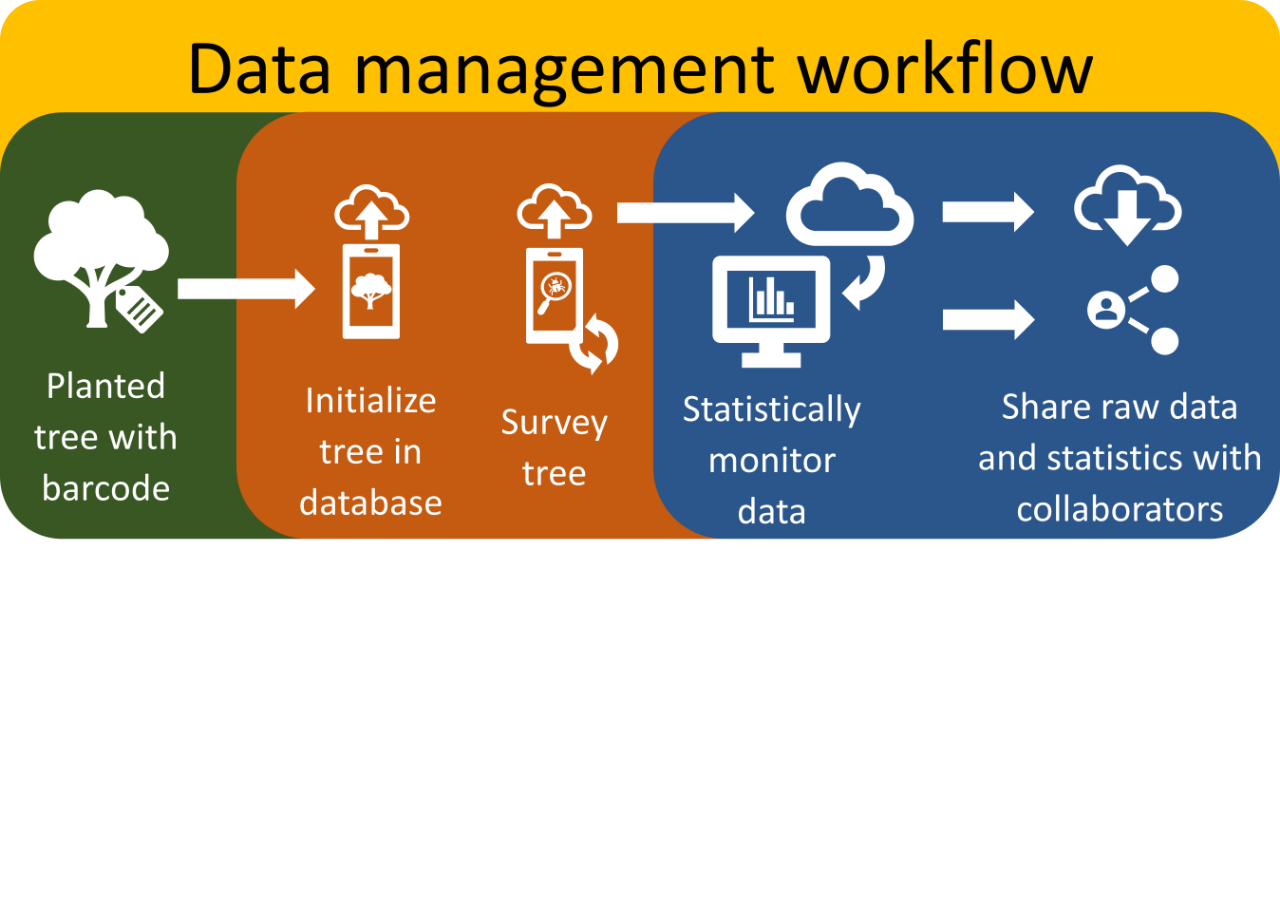
<file: workflow_img_view.html>
<!DOCTYPE html>
<html>
<head>
  <title>Image</title>
  <style>
    * {
            margin: 0;
            padding: 0;
        }
        .imgbox {
            display: grid;
            height: 100%;
        }
        .center-fit {
            max-width: 100%;
            max-height: 100vh;
            margin: auto;
        }
  </style>
</head>
<body>
  <a href="methods.html" class="imgbox">
    <img src="images/data_workflow.png" alt="" class="center-fit">
  </a>
</body>
</html>
</file>
<file: assets/css/noscript.css>
/*
	Forty by HTML5 UP
	html5up.net | @ajlkn
	Free for personal and commercial use under the CCA 3.0 license (html5up.net/license)
*/

/* Banner */

	body.is-preload #banner:after {
		opacity: 0.85;
	}

	body.is-preload #banner > .inner {
		-moz-filter: none;
		-webkit-filter: none;
		-ms-filter: none;
		filter: none;
		-moz-transform: none;
		-webkit-transform: none;
		-ms-transform: none;
		transform: none;
		opacity: 1;
	}
</file>
<file: assets/css/main.css>
@import url(fontawesome-all.min.css);
@import url("https://fonts.googleapis.com/css?family=Source+Sans+Pro:300,300italic,600,600italic");

/*
	Forty by HTML5 UP
	html5up.net | @ajlkn
	Free for personal and commercial use under the CCA 3.0 license (html5up.net/license)
*/

html, body, div, span, applet, object,
iframe, h1, h2, h3, h4, h5, h6, p, blockquote,
pre, a, abbr, acronym, address, big, cite,
code, del, dfn, em, img, ins, kbd, q, s, samp,
small, strike, strong, sub, sup, tt, var, b,
u, i, center, dl, dt, dd, ol, ul, li, fieldset,
form, label, legend, table, caption, tbody,
tfoot, thead, tr, th, td, article, aside,
canvas, details, embed, figure, figcaption,
footer, header, hgroup, menu, nav, output, ruby,
section, summary, time, mark, audio, video {
	margin: 0;
	padding: 0;
	border: 0;
	font-size: 100%;
	font: inherit;
	vertical-align: baseline;}

article, aside, details, figcaption, figure,
footer, header, hgroup, menu, nav, section {
	display: block;}

body {
	line-height: 1;
}

ol, ul {
	list-style: none;
}

blockquote, q {
	quotes: none;
}

	blockquote:before, blockquote:after, q:before, q:after {
		content: '';
		content: none;
	}

table {
	border-collapse: collapse;
	border-spacing: 0;
}

body {
	-webkit-text-size-adjust: none;
}

mark {
	background-color: transparent;
	color: inherit;
}

input::-moz-focus-inner {
	border: 0;
	padding: 0;
}

input, select, textarea {
	-moz-appearance: none;
	-webkit-appearance: none;
	-ms-appearance: none;
	appearance: none;
}

/* Basic */

	@-ms-viewport {
		width: device-width;
	}

	body {
		-ms-overflow-style: scrollbar;
	}

	@media screen and (max-width: 480px) {

		html, body {
			min-width: 320px;
		}

	}

	html {
		box-sizing: border-box;
	}

	*, *:before, *:after {
		box-sizing: inherit;
	}

	body {
		background: #242943;
	}

		body.is-preload *, body.is-preload *:before, body.is-preload *:after {
			-moz-animation: none !important;
			-webkit-animation: none !important;
			-ms-animation: none !important;
			animation: none !important;
			-moz-transition: none !important;
			-webkit-transition: none !important;
			-ms-transition: none !important;
			transition: none !important;
		}

/* Type */

	body, input, select, textarea {
		color: #ffffff;
		font-family: "Source Sans Pro", Helvetica, sans-serif;
		font-size: 17pt;
		font-weight: 300;
		letter-spacing: 0.025em;
		line-height: 1.65;
	}

		@media screen and (max-width: 1680px) {

			body, input, select, textarea {
				font-size: 14pt;
			}

		}

		@media screen and (max-width: 1280px) {

			body, input, select, textarea {
				font-size: 12pt;
			}

		}

		@media screen and (max-width: 360px) {

			body, input, select, textarea {
				font-size: 11pt;
			}

		}

	a {
		-moz-transition: color 0.2s ease-in-out, border-bottom-color 0.2s ease-in-out;
		-webkit-transition: color 0.2s ease-in-out, border-bottom-color 0.2s ease-in-out;
		-ms-transition: color 0.2s ease-in-out, border-bottom-color 0.2s ease-in-out;
		transition: color 0.2s ease-in-out, border-bottom-color 0.2s ease-in-out;
		border-bottom: dotted 1px;
		color: inherit;
		text-decoration: none;
	}

		a:hover {
			border-bottom-color: transparent;
			color: #9bf1ff !important;
		}

		a:active {
			color: #53e3fb !important;
		}

	strong, b {
		color: #ffffff;
		font-weight: 600;
	}

	em, i {
		font-style: italic;
	}

	p {
		margin: 0 0 2em 0;
	}

	h1, h2, h3, h4, h5, h6 {
		color: #ffffff;
		font-weight: 600;
		line-height: 1.65;
		margin: 0 0 1em 0;
	}

		h1 a, h2 a, h3 a, h4 a, h5 a, h6 a {
			color: inherit;
			border-bottom: 0;
		}

	h1 {
		font-size: 2.5em;
	}

	h2 {
		font-size: 1.75em;
	}

	h3 {
		font-size: 1.35em;
	}

	h4 {
		font-size: 1.1em;
	}

	h5 {
		font-size: 0.9em;
	}

	h6 {
		font-size: 0.7em;
	}

	@media screen and (max-width: 736px) {

		h1 {
			font-size: 2em;
		}

		h2 {
			font-size: 1.5em;
		}

		h3 {
			font-size: 1.25em;
		}

	}

	sub {
		font-size: 0.8em;
		position: relative;
		top: 0.5em;
	}

	sup {
		font-size: 0.8em;
		position: relative;
		top: -0.5em;
	}

	blockquote {
		border-left: solid 4px rgba(212, 212, 255, 0.1);
		font-style: italic;
		margin: 0 0 2em 0;
		padding: 0.5em 0 0.5em 2em;
	}

	code {
		background: rgba(212, 212, 255, 0.035);
		font-family: "Courier New", monospace;
		font-size: 0.9em;
		margin: 0 0.25em;
		padding: 0.25em 0.65em;
	}

	pre {
		-webkit-overflow-scrolling: touch;
		font-family: "Courier New", monospace;
		font-size: 0.9em;
		margin: 0 0 2em 0;
	}

		pre code {
			display: block;
			line-height: 1.75;
			padding: 1em 1.5em;
			overflow-x: auto;
		}

	hr {
		border: 0;
		border-bottom: solid 1px rgba(212, 212, 255, 0.1);
		margin: 2em 0;
	}

		hr.major {
			margin: 3em 0;
		}

	.align-left {
		text-align: left;
	}

	.align-center {
		text-align: center;
	}

	.align-right {
		text-align: right;
	}

/* Row */

	.row {
		display: flex;
		flex-wrap: wrap;
		box-sizing: border-box;
		align-items: stretch;
	}

		.row > * {
			box-sizing: border-box;
		}

		.row.gtr-uniform > * > :last-child {
			margin-bottom: 0;
		}

		.row.aln-left {
			justify-content: flex-start;
		}

		.row.aln-center {
			justify-content: center;
		}

		.row.aln-right {
			justify-content: flex-end;
		}

		.row.aln-top {
			align-items: flex-start;
		}

		.row.aln-middle {
			align-items: center;
		}

		.row.aln-bottom {
			align-items: flex-end;
		}

		.row > .imp {
			order: -1;
		}

		.row > .col-1 {
			width: 8.33333%;
		}

		.row > .off-1 {
			margin-left: 8.33333%;
		}

		.row > .col-2 {
			width: 16.66667%;
		}

		.row > .off-2 {
			margin-left: 16.66667%;
		}

		.row > .col-3 {
			width: 25%;
		}

		.row > .off-3 {
			margin-left: 25%;
		}

		.row > .col-4 {
			width: 33.33333%;
		}

		.row > .off-4 {
			margin-left: 33.33333%;
		}

		.row > .col-5 {
			width: 41.66667%;
		}

		.row > .off-5 {
			margin-left: 41.66667%;
		}

		.row > .col-6 {
			width: 50%;
		}

		.row > .off-6 {
			margin-left: 50%;
		}

		.row > .col-7 {
			width: 58.33333%;
		}

		.row > .off-7 {
			margin-left: 58.33333%;
		}

		.row > .col-8 {
			width: 66.66667%;
		}

		.row > .off-8 {
			margin-left: 66.66667%;
		}

		.row > .col-9 {
			width: 75%;
		}

		.row > .off-9 {
			margin-left: 75%;
		}

		.row > .col-10 {
			width: 83.33333%;
		}

		.row > .off-10 {
			margin-left: 83.33333%;
		}

		.row > .col-11 {
			width: 91.66667%;
		}

		.row > .off-11 {
			margin-left: 91.66667%;
		}

		.row > .col-12 {
			width: 100%;
		}

		.row > .off-12 {
			margin-left: 100%;
		}

		.row.gtr-0 {
			margin-top: 0;
			margin-left: 0em;
		}

			.row.gtr-0 > * {
				padding: 0 0 0 0em;
			}

			.row.gtr-0.gtr-uniform {
				margin-top: 0em;
			}

				.row.gtr-0.gtr-uniform > * {
					padding-top: 0em;
				}

		.row.gtr-25 {
			margin-top: 0;
			margin-left: -0.5em;
		}

			.row.gtr-25 > * {
				padding: 0 0 0 0.5em;
			}

			.row.gtr-25.gtr-uniform {
				margin-top: -0.5em;
			}

				.row.gtr-25.gtr-uniform > * {
					padding-top: 0.5em;
				}

		.row.gtr-50 {
			margin-top: 0;
			margin-left: -1em;
		}

			.row.gtr-50 > * {
				padding: 0 0 0 1em;
			}

			.row.gtr-50.gtr-uniform {
				margin-top: -1em;
			}

				.row.gtr-50.gtr-uniform > * {
					padding-top: 1em;
				}

		.row {
			margin-top: 0;
			margin-left: -2em;
		}

			.row > * {
				padding: 0 0 0 2em;
			}

			.row.gtr-uniform {
				margin-top: -2em;
			}

				.row.gtr-uniform > * {
					padding-top: 2em;
				}

		.row.gtr-150 {
			margin-top: 0;
			margin-left: -3em;
		}

			.row.gtr-150 > * {
				padding: 0 0 0 3em;
			}

			.row.gtr-150.gtr-uniform {
				margin-top: -3em;
			}

				.row.gtr-150.gtr-uniform > * {
					padding-top: 3em;
				}

		.row.gtr-200 {
			margin-top: 0;
			margin-left: -4em;
		}

			.row.gtr-200 > * {
				padding: 0 0 0 4em;
			}

			.row.gtr-200.gtr-uniform {
				margin-top: -4em;
			}

				.row.gtr-200.gtr-uniform > * {
					padding-top: 4em;
				}

		@media screen and (max-width: 1680px) {

			.row {
				display: flex;
				flex-wrap: wrap;
				box-sizing: border-box;
				align-items: stretch;
			}

				.row > * {
					box-sizing: border-box;
				}

				.row.gtr-uniform > * > :last-child {
					margin-bottom: 0;
				}

				.row.aln-left {
					justify-content: flex-start;
				}

				.row.aln-center {
					justify-content: center;
				}

				.row.aln-right {
					justify-content: flex-end;
				}

				.row.aln-top {
					align-items: flex-start;
				}

				.row.aln-middle {
					align-items: center;
				}

				.row.aln-bottom {
					align-items: flex-end;
				}

				.row > .imp-xlarge {
					order: -1;
				}

				.row > .col-1-xlarge {
					width: 8.33333%;
				}

				.row > .off-1-xlarge {
					margin-left: 8.33333%;
				}

				.row > .col-2-xlarge {
					width: 16.66667%;
				}

				.row > .off-2-xlarge {
					margin-left: 16.66667%;
				}

				.row > .col-3-xlarge {
					width: 25%;
				}

				.row > .off-3-xlarge {
					margin-left: 25%;
				}

				.row > .col-4-xlarge {
					width: 33.33333%;
				}

				.row > .off-4-xlarge {
					margin-left: 33.33333%;
				}

				.row > .col-5-xlarge {
					width: 41.66667%;
				}

				.row > .off-5-xlarge {
					margin-left: 41.66667%;
				}

				.row > .col-6-xlarge {
					width: 50%;
				}

				.row > .off-6-xlarge {
					margin-left: 50%;
				}

				.row > .col-7-xlarge {
					width: 58.33333%;
				}

				.row > .off-7-xlarge {
					margin-left: 58.33333%;
				}

				.row > .col-8-xlarge {
					width: 66.66667%;
				}

				.row > .off-8-xlarge {
					margin-left: 66.66667%;
				}

				.row > .col-9-xlarge {
					width: 75%;
				}

				.row > .off-9-xlarge {
					margin-left: 75%;
				}

				.row > .col-10-xlarge {
					width: 83.33333%;
				}

				.row > .off-10-xlarge {
					margin-left: 83.33333%;
				}

				.row > .col-11-xlarge {
					width: 91.66667%;
				}

				.row > .off-11-xlarge {
					margin-left: 91.66667%;
				}

				.row > .col-12-xlarge {
					width: 100%;
				}

				.row > .off-12-xlarge {
					margin-left: 100%;
				}

				.row.gtr-0 {
					margin-top: 0;
					margin-left: 0em;
				}

					.row.gtr-0 > * {
						padding: 0 0 0 0em;
					}

					.row.gtr-0.gtr-uniform {
						margin-top: 0em;
					}

						.row.gtr-0.gtr-uniform > * {
							padding-top: 0em;
						}

				.row.gtr-25 {
					margin-top: 0;
					margin-left: -0.5em;
				}

					.row.gtr-25 > * {
						padding: 0 0 0 0.5em;
					}

					.row.gtr-25.gtr-uniform {
						margin-top: -0.5em;
					}

						.row.gtr-25.gtr-uniform > * {
							padding-top: 0.5em;
						}

				.row.gtr-50 {
					margin-top: 0;
					margin-left: -1em;
				}

					.row.gtr-50 > * {
						padding: 0 0 0 1em;
					}

					.row.gtr-50.gtr-uniform {
						margin-top: -1em;
					}

						.row.gtr-50.gtr-uniform > * {
							padding-top: 1em;
						}

				.row {
					margin-top: 0;
					margin-left: -2em;
				}

					.row > * {
						padding: 0 0 0 2em;
					}

					.row.gtr-uniform {
						margin-top: -2em;
					}

						.row.gtr-uniform > * {
							padding-top: 2em;
						}

				.row.gtr-150 {
					margin-top: 0;
					margin-left: -3em;
				}

					.row.gtr-150 > * {
						padding: 0 0 0 3em;
					}

					.row.gtr-150.gtr-uniform {
						margin-top: -3em;
					}

						.row.gtr-150.gtr-uniform > * {
							padding-top: 3em;
						}

				.row.gtr-200 {
					margin-top: 0;
					margin-left: -4em;
				}

					.row.gtr-200 > * {
						padding: 0 0 0 4em;
					}

					.row.gtr-200.gtr-uniform {
						margin-top: -4em;
					}

						.row.gtr-200.gtr-uniform > * {
							padding-top: 4em;
						}

		}

		@media screen and (max-width: 1280px) {

			.row {
				display: flex;
				flex-wrap: wrap;
				box-sizing: border-box;
				align-items: stretch;
			}

				.row > * {
					box-sizing: border-box;
				}

				.row.gtr-uniform > * > :last-child {
					margin-bottom: 0;
				}

				.row.aln-left {
					justify-content: flex-start;
				}

				.row.aln-center {
					justify-content: center;
				}

				.row.aln-right {
					justify-content: flex-end;
				}

				.row.aln-top {
					align-items: flex-start;
				}

				.row.aln-middle {
					align-items: center;
				}

				.row.aln-bottom {
					align-items: flex-end;
				}

				.row > .imp-large {
					order: -1;
				}

				.row > .col-1-large {
					width: 8.33333%;
				}

				.row > .off-1-large {
					margin-left: 8.33333%;
				}

				.row > .col-2-large {
					width: 16.66667%;
				}

				.row > .off-2-large {
					margin-left: 16.66667%;
				}

				.row > .col-3-large {
					width: 25%;
				}

				.row > .off-3-large {
					margin-left: 25%;
				}

				.row > .col-4-large {
					width: 33.33333%;
				}

				.row > .off-4-large {
					margin-left: 33.33333%;
				}

				.row > .col-5-large {
					width: 41.66667%;
				}

				.row > .off-5-large {
					margin-left: 41.66667%;
				}

				.row > .col-6-large {
					width: 50%;
				}

				.row > .off-6-large {
					margin-left: 50%;
				}

				.row > .col-7-large {
					width: 58.33333%;
				}

				.row > .off-7-large {
					margin-left: 58.33333%;
				}

				.row > .col-8-large {
					width: 66.66667%;
				}

				.row > .off-8-large {
					margin-left: 66.66667%;
				}

				.row > .col-9-large {
					width: 75%;
				}

				.row > .off-9-large {
					margin-left: 75%;
				}

				.row > .col-10-large {
					width: 83.33333%;
				}

				.row > .off-10-large {
					margin-left: 83.33333%;
				}

				.row > .col-11-large {
					width: 91.66667%;
				}

				.row > .off-11-large {
					margin-left: 91.66667%;
				}

				.row > .col-12-large {
					width: 100%;
				}

				.row > .off-12-large {
					margin-left: 100%;
				}

				.row.gtr-0 {
					margin-top: 0;
					margin-left: 0em;
				}

					.row.gtr-0 > * {
						padding: 0 0 0 0em;
					}

					.row.gtr-0.gtr-uniform {
						margin-top: 0em;
					}

						.row.gtr-0.gtr-uniform > * {
							padding-top: 0em;
						}

				.row.gtr-25 {
					margin-top: 0;
					margin-left: -0.375em;
				}

					.row.gtr-25 > * {
						padding: 0 0 0 0.375em;
					}

					.row.gtr-25.gtr-uniform {
						margin-top: -0.375em;
					}

						.row.gtr-25.gtr-uniform > * {
							padding-top: 0.375em;
						}

				.row.gtr-50 {
					margin-top: 0;
					margin-left: -0.75em;
				}

					.row.gtr-50 > * {
						padding: 0 0 0 0.75em;
					}

					.row.gtr-50.gtr-uniform {
						margin-top: -0.75em;
					}

						.row.gtr-50.gtr-uniform > * {
							padding-top: 0.75em;
						}

				.row {
					margin-top: 0;
					margin-left: -1.5em;
				}

					.row > * {
						padding: 0 0 0 1.5em;
					}

					.row.gtr-uniform {
						margin-top: -1.5em;
					}

						.row.gtr-uniform > * {
							padding-top: 1.5em;
						}

				.row.gtr-150 {
					margin-top: 0;
					margin-left: -2.25em;
				}

					.row.gtr-150 > * {
						padding: 0 0 0 2.25em;
					}

					.row.gtr-150.gtr-uniform {
						margin-top: -2.25em;
					}

						.row.gtr-150.gtr-uniform > * {
							padding-top: 2.25em;
						}

				.row.gtr-200 {
					margin-top: 0;
					margin-left: -3em;
				}

					.row.gtr-200 > * {
						padding: 0 0 0 3em;
					}

					.row.gtr-200.gtr-uniform {
						margin-top: -3em;
					}

						.row.gtr-200.gtr-uniform > * {
							padding-top: 3em;
						}

		}

		@media screen and (max-width: 980px) {

			.row {
				display: flex;
				flex-wrap: wrap;
				box-sizing: border-box;
				align-items: stretch;
			}

				.row > * {
					box-sizing: border-box;
				}

				.row.gtr-uniform > * > :last-child {
					margin-bottom: 0;
				}

				.row.aln-left {
					justify-content: flex-start;
				}

				.row.aln-center {
					justify-content: center;
				}

				.row.aln-right {
					justify-content: flex-end;
				}

				.row.aln-top {
					align-items: flex-start;
				}

				.row.aln-middle {
					align-items: center;
				}

				.row.aln-bottom {
					align-items: flex-end;
				}

				.row > .imp-medium {
					order: -1;
				}

				.row > .col-1-medium {
					width: 8.33333%;
				}

				.row > .off-1-medium {
					margin-left: 8.33333%;
				}

				.row > .col-2-medium {
					width: 16.66667%;
				}

				.row > .off-2-medium {
					margin-left: 16.66667%;
				}

				.row > .col-3-medium {
					width: 25%;
				}

				.row > .off-3-medium {
					margin-left: 25%;
				}

				.row > .col-4-medium {
					width: 33.33333%;
				}

				.row > .off-4-medium {
					margin-left: 33.33333%;
				}

				.row > .col-5-medium {
					width: 41.66667%;
				}

				.row > .off-5-medium {
					margin-left: 41.66667%;
				}

				.row > .col-6-medium {
					width: 50%;
				}

				.row > .off-6-medium {
					margin-left: 50%;
				}

				.row > .col-7-medium {
					width: 58.33333%;
				}

				.row > .off-7-medium {
					margin-left: 58.33333%;
				}

				.row > .col-8-medium {
					width: 66.66667%;
				}

				.row > .off-8-medium {
					margin-left: 66.66667%;
				}

				.row > .col-9-medium {
					width: 75%;
				}

				.row > .off-9-medium {
					margin-left: 75%;
				}

				.row > .col-10-medium {
					width: 83.33333%;
				}

				.row > .off-10-medium {
					margin-left: 83.33333%;
				}

				.row > .col-11-medium {
					width: 91.66667%;
				}

				.row > .off-11-medium {
					margin-left: 91.66667%;
				}

				.row > .col-12-medium {
					width: 100%;
				}

				.row > .off-12-medium {
					margin-left: 100%;
				}

				.row.gtr-0 {
					margin-top: 0;
					margin-left: 0em;
				}

					.row.gtr-0 > * {
						padding: 0 0 0 0em;
					}

					.row.gtr-0.gtr-uniform {
						margin-top: 0em;
					}

						.row.gtr-0.gtr-uniform > * {
							padding-top: 0em;
						}

				.row.gtr-25 {
					margin-top: 0;
					margin-left: -0.375em;
				}

					.row.gtr-25 > * {
						padding: 0 0 0 0.375em;
					}

					.row.gtr-25.gtr-uniform {
						margin-top: -0.375em;
					}

						.row.gtr-25.gtr-uniform > * {
							padding-top: 0.375em;
						}

				.row.gtr-50 {
					margin-top: 0;
					margin-left: -0.75em;
				}

					.row.gtr-50 > * {
						padding: 0 0 0 0.75em;
					}

					.row.gtr-50.gtr-uniform {
						margin-top: -0.75em;
					}

						.row.gtr-50.gtr-uniform > * {
							padding-top: 0.75em;
						}

				.row {
					margin-top: 0;
					margin-left: -1.5em;
				}

					.row > * {
						padding: 0 0 0 1.5em;
					}

					.row.gtr-uniform {
						margin-top: -1.5em;
					}

						.row.gtr-uniform > * {
							padding-top: 1.5em;
						}

				.row.gtr-150 {
					margin-top: 0;
					margin-left: -2.25em;
				}

					.row.gtr-150 > * {
						padding: 0 0 0 2.25em;
					}

					.row.gtr-150.gtr-uniform {
						margin-top: -2.25em;
					}

						.row.gtr-150.gtr-uniform > * {
							padding-top: 2.25em;
						}

				.row.gtr-200 {
					margin-top: 0;
					margin-left: -3em;
				}

					.row.gtr-200 > * {
						padding: 0 0 0 3em;
					}

					.row.gtr-200.gtr-uniform {
						margin-top: -3em;
					}

						.row.gtr-200.gtr-uniform > * {
							padding-top: 3em;
						}

		}

		@media screen and (max-width: 736px) {

			.row {
				display: flex;
				flex-wrap: wrap;
				box-sizing: border-box;
				align-items: stretch;
			}

				.row > * {
					box-sizing: border-box;
				}

				.row.gtr-uniform > * > :last-child {
					margin-bottom: 0;
				}

				.row.aln-left {
					justify-content: flex-start;
				}

				.row.aln-center {
					justify-content: center;
				}

				.row.aln-right {
					justify-content: flex-end;
				}

				.row.aln-top {
					align-items: flex-start;
				}

				.row.aln-middle {
					align-items: center;
				}

				.row.aln-bottom {
					align-items: flex-end;
				}

				.row > .imp-small {
					order: -1;
				}

				.row > .col-1-small {
					width: 8.33333%;
				}

				.row > .off-1-small {
					margin-left: 8.33333%;
				}

				.row > .col-2-small {
					width: 16.66667%;
				}

				.row > .off-2-small {
					margin-left: 16.66667%;
				}

				.row > .col-3-small {
					width: 25%;
				}

				.row > .off-3-small {
					margin-left: 25%;
				}

				.row > .col-4-small {
					width: 33.33333%;
				}

				.row > .off-4-small {
					margin-left: 33.33333%;
				}

				.row > .col-5-small {
					width: 41.66667%;
				}

				.row > .off-5-small {
					margin-left: 41.66667%;
				}

				.row > .col-6-small {
					width: 50%;
				}

				.row > .off-6-small {
					margin-left: 50%;
				}

				.row > .col-7-small {
					width: 58.33333%;
				}

				.row > .off-7-small {
					margin-left: 58.33333%;
				}

				.row > .col-8-small {
					width: 66.66667%;
				}

				.row > .off-8-small {
					margin-left: 66.66667%;
				}

				.row > .col-9-small {
					width: 75%;
				}

				.row > .off-9-small {
					margin-left: 75%;
				}

				.row > .col-10-small {
					width: 83.33333%;
				}

				.row > .off-10-small {
					margin-left: 83.33333%;
				}

				.row > .col-11-small {
					width: 91.66667%;
				}

				.row > .off-11-small {
					margin-left: 91.66667%;
				}

				.row > .col-12-small {
					width: 100%;
				}

				.row > .off-12-small {
					margin-left: 100%;
				}

				.row.gtr-0 {
					margin-top: 0;
					margin-left: 0em;
				}

					.row.gtr-0 > * {
						padding: 0 0 0 0em;
					}

					.row.gtr-0.gtr-uniform {
						margin-top: 0em;
					}

						.row.gtr-0.gtr-uniform > * {
							padding-top: 0em;
						}

				.row.gtr-25 {
					margin-top: 0;
					margin-left: -0.3125em;
				}

					.row.gtr-25 > * {
						padding: 0 0 0 0.3125em;
					}

					.row.gtr-25.gtr-uniform {
						margin-top: -0.3125em;
					}

						.row.gtr-25.gtr-uniform > * {
							padding-top: 0.3125em;
						}

				.row.gtr-50 {
					margin-top: 0;
					margin-left: -0.625em;
				}

					.row.gtr-50 > * {
						padding: 0 0 0 0.625em;
					}

					.row.gtr-50.gtr-uniform {
						margin-top: -0.625em;
					}

						.row.gtr-50.gtr-uniform > * {
							padding-top: 0.625em;
						}

				.row {
					margin-top: 0;
					margin-left: -1.25em;
				}

					.row > * {
						padding: 0 0 0 1.25em;
					}

					.row.gtr-uniform {
						margin-top: -1.25em;
					}

						.row.gtr-uniform > * {
							padding-top: 1.25em;
						}

				.row.gtr-150 {
					margin-top: 0;
					margin-left: -1.875em;
				}

					.row.gtr-150 > * {
						padding: 0 0 0 1.875em;
					}

					.row.gtr-150.gtr-uniform {
						margin-top: -1.875em;
					}

						.row.gtr-150.gtr-uniform > * {
							padding-top: 1.875em;
						}

				.row.gtr-200 {
					margin-top: 0;
					margin-left: -2.5em;
				}

					.row.gtr-200 > * {
						padding: 0 0 0 2.5em;
					}

					.row.gtr-200.gtr-uniform {
						margin-top: -2.5em;
					}

						.row.gtr-200.gtr-uniform > * {
							padding-top: 2.5em;
						}

		}

		@media screen and (max-width: 480px) {

			.row {
				display: flex;
				flex-wrap: wrap;
				box-sizing: border-box;
				align-items: stretch;
			}

				.row > * {
					box-sizing: border-box;
				}

				.row.gtr-uniform > * > :last-child {
					margin-bottom: 0;
				}

				.row.aln-left {
					justify-content: flex-start;
				}

				.row.aln-center {
					justify-content: center;
				}

				.row.aln-right {
					justify-content: flex-end;
				}

				.row.aln-top {
					align-items: flex-start;
				}

				.row.aln-middle {
					align-items: center;
				}

				.row.aln-bottom {
					align-items: flex-end;
				}

				.row > .imp-xsmall {
					order: -1;
				}

				.row > .col-1-xsmall {
					width: 8.33333%;
				}

				.row > .off-1-xsmall {
					margin-left: 8.33333%;
				}

				.row > .col-2-xsmall {
					width: 16.66667%;
				}

				.row > .off-2-xsmall {
					margin-left: 16.66667%;
				}

				.row > .col-3-xsmall {
					width: 25%;
				}

				.row > .off-3-xsmall {
					margin-left: 25%;
				}

				.row > .col-4-xsmall {
					width: 33.33333%;
				}

				.row > .off-4-xsmall {
					margin-left: 33.33333%;
				}

				.row > .col-5-xsmall {
					width: 41.66667%;
				}

				.row > .off-5-xsmall {
					margin-left: 41.66667%;
				}

				.row > .col-6-xsmall {
					width: 50%;
				}

				.row > .off-6-xsmall {
					margin-left: 50%;
				}

				.row > .col-7-xsmall {
					width: 58.33333%;
				}

				.row > .off-7-xsmall {
					margin-left: 58.33333%;
				}

				.row > .col-8-xsmall {
					width: 66.66667%;
				}

				.row > .off-8-xsmall {
					margin-left: 66.66667%;
				}

				.row > .col-9-xsmall {
					width: 75%;
				}

				.row > .off-9-xsmall {
					margin-left: 75%;
				}

				.row > .col-10-xsmall {
					width: 83.33333%;
				}

				.row > .off-10-xsmall {
					margin-left: 83.33333%;
				}

				.row > .col-11-xsmall {
					width: 91.66667%;
				}

				.row > .off-11-xsmall {
					margin-left: 91.66667%;
				}

				.row > .col-12-xsmall {
					width: 100%;
				}

				.row > .off-12-xsmall {
					margin-left: 100%;
				}

				.row.gtr-0 {
					margin-top: 0;
					margin-left: 0em;
				}

					.row.gtr-0 > * {
						padding: 0 0 0 0em;
					}

					.row.gtr-0.gtr-uniform {
						margin-top: 0em;
					}

						.row.gtr-0.gtr-uniform > * {
							padding-top: 0em;
						}

				.row.gtr-25 {
					margin-top: 0;
					margin-left: -0.3125em;
				}

					.row.gtr-25 > * {
						padding: 0 0 0 0.3125em;
					}

					.row.gtr-25.gtr-uniform {
						margin-top: -0.3125em;
					}

						.row.gtr-25.gtr-uniform > * {
							padding-top: 0.3125em;
						}

				.row.gtr-50 {
					margin-top: 0;
					margin-left: -0.625em;
				}

					.row.gtr-50 > * {
						padding: 0 0 0 0.625em;
					}

					.row.gtr-50.gtr-uniform {
						margin-top: -0.625em;
					}

						.row.gtr-50.gtr-uniform > * {
							padding-top: 0.625em;
						}

				.row {
					margin-top: 0;
					margin-left: -1.25em;
				}

					.row > * {
						padding: 0 0 0 1.25em;
					}

					.row.gtr-uniform {
						margin-top: -1.25em;
					}

						.row.gtr-uniform > * {
							padding-top: 1.25em;
						}

				.row.gtr-150 {
					margin-top: 0;
					margin-left: -1.875em;
				}

					.row.gtr-150 > * {
						padding: 0 0 0 1.875em;
					}

					.row.gtr-150.gtr-uniform {
						margin-top: -1.875em;
					}

						.row.gtr-150.gtr-uniform > * {
							padding-top: 1.875em;
						}

				.row.gtr-200 {
					margin-top: 0;
					margin-left: -2.5em;
				}

					.row.gtr-200 > * {
						padding: 0 0 0 2.5em;
					}

					.row.gtr-200.gtr-uniform {
						margin-top: -2.5em;
					}

						.row.gtr-200.gtr-uniform > * {
							padding-top: 2.5em;
						}

		}

/* Section/Article */

	section.special, article.special {
		text-align: center;
	}

	header.major {
		width: -moz-max-content;
		width: -webkit-max-content;
		width: -ms-max-content;
		width: max-content;
		margin-bottom: 2em;
	}

		header.major > :first-child {
			margin-bottom: 0;
			width: calc(100% + 0.5em);
			
		}

			header.major > :first-child:after {
				content: '';
				background-color: #ffffff;
				display: block;
				height: 2px;
				margin: 0.325em 0 0.5em 0;
				width: 100%;
			}

		header.major > p {
			font-size: 0.7em;
			font-weight: 600;
			letter-spacing: 0.25em;
			margin-bottom: 0;
			text-transform: uppercase;
		}

		body.is-ie header.major > :first-child:after {
			max-width: 9em;
		}

		body.is-ie header.major > h1:after {
			max-width: 100% !important;
		}

	@media screen and (max-width: 736px) {

		header.major > p br {
			display: none;
		}

	}

/* Form */

	form {
		margin: 0 0 2em 0;
	}

		form > :last-child {
			margin-bottom: 0;
		}

		form > .fields {
			display: -moz-flex;
			display: -webkit-flex;
			display: -ms-flex;
			display: flex;
			-moz-flex-wrap: wrap;
			-webkit-flex-wrap: wrap;
			-ms-flex-wrap: wrap;
			flex-wrap: wrap;
			width: calc(100% + 3em);
			margin: -1.5em 0 2em -1.5em;
		}

			form > .fields > .field {
				-moz-flex-grow: 0;
				-webkit-flex-grow: 0;
				-ms-flex-grow: 0;
				flex-grow: 0;
				-moz-flex-shrink: 0;
				-webkit-flex-shrink: 0;
				-ms-flex-shrink: 0;
				flex-shrink: 0;
				padding: 1.5em 0 0 1.5em;
				width: calc(100% - 1.5em);
			}

				form > .fields > .field.half {
					width: calc(50% - 0.75em);
				}

				form > .fields > .field.third {
					width: calc(100%/3 - 0.5em);
				}

				form > .fields > .field.quarter {
					width: calc(25% - 0.375em);
				}

		@media screen and (max-width: 480px) {

			form > .fields {
				width: calc(100% + 3em);
				margin: -1.5em 0 2em -1.5em;
			}

				form > .fields > .field {
					padding: 1.5em 0 0 1.5em;
					width: calc(100% - 1.5em);
				}

					form > .fields > .field.half {
						width: calc(100% - 1.5em);
					}

					form > .fields > .field.third {
						width: calc(100% - 1.5em);
					}

					form > .fields > .field.quarter {
						width: calc(100% - 1.5em);
					}

		}

	label {
		color: #ffffff;
		display: block;
		font-size: 0.8em;
		font-weight: 600;
		letter-spacing: 0.25em;
		margin: 0 0 1em 0;
		text-transform: uppercase;
	}

	input[type="text"],
	input[type="password"],
	input[type="email"],
	input[type="tel"],
	input[type="search"],
	input[type="url"],
	select,
	textarea {
		-moz-appearance: none;
		-webkit-appearance: none;
		-ms-appearance: none;
		appearance: none;
		background: rgba(212, 212, 255, 0.035);
		border: none;
		border-radius: 0;
		color: inherit;
		display: block;
		outline: 0;
		padding: 0 1em;
		text-decoration: none;
		width: 100%;
	}

		input[type="text"]:invalid,
		input[type="password"]:invalid,
		input[type="email"]:invalid,
		input[type="tel"]:invalid,
		input[type="search"]:invalid,
		input[type="url"]:invalid,
		select:invalid,
		textarea:invalid {
			box-shadow: none;
		}

		input[type="text"]:focus,
		input[type="password"]:focus,
		input[type="email"]:focus,
		input[type="tel"]:focus,
		input[type="search"]:focus,
		input[type="url"]:focus,
		select:focus,
		textarea:focus {
			border-color: #9bf1ff;
			box-shadow: 0 0 0 2px #9bf1ff;
		}

	select {
		background-image: url("data:image/svg+xml;charset=utf8,%3Csvg xmlns='http://www.w3.org/2000/svg' width='40' height='40' preserveAspectRatio='none' viewBox='0 0 40 40'%3E%3Cpath d='M9.4,12.3l10.4,10.4l10.4-10.4c0.2-0.2,0.5-0.4,0.9-0.4c0.3,0,0.6,0.1,0.9,0.4l3.3,3.3c0.2,0.2,0.4,0.5,0.4,0.9 c0,0.4-0.1,0.6-0.4,0.9L20.7,31.9c-0.2,0.2-0.5,0.4-0.9,0.4c-0.3,0-0.6-0.1-0.9-0.4L4.3,17.3c-0.2-0.2-0.4-0.5-0.4-0.9 c0-0.4,0.1-0.6,0.4-0.9l3.3-3.3c0.2-0.2,0.5-0.4,0.9-0.4S9.1,12.1,9.4,12.3z' fill='rgba(212, 212, 255, 0.1)' /%3E%3C/svg%3E");
		background-size: 1.25rem;
		background-repeat: no-repeat;
		background-position: calc(100% - 1rem) center;
		height: 2.75em;
		padding-right: 2.75em;
		text-overflow: ellipsis;
	}

		select option {
			color: #ffffff;
			background: #242943;
		}

		select:focus::-ms-value {
			background-color: transparent;
		}

		select::-ms-expand {
			display: none;
		}

	input[type="text"],
	input[type="password"],
	input[type="email"],
	input[type="tel"],
	input[type="search"],
	input[type="url"],
	select {
		height: 2.75em;
	}

	textarea {
		padding: 0.75em 1em;
	}

	input[type="checkbox"],
	input[type="radio"] {
		-moz-appearance: none;
		-webkit-appearance: none;
		-ms-appearance: none;
		appearance: none;
		display: block;
		float: left;
		margin-right: -2em;
		opacity: 0;
		width: 1em;
		z-index: -1;
	}

		input[type="checkbox"] + label,
		input[type="radio"] + label {
			text-decoration: none;
			color: #ffffff;
			cursor: pointer;
			display: inline-block;
			font-weight: 300;
			padding-left: 2.65em;
			padding-right: 0.75em;
			position: relative;
		}

			input[type="checkbox"] + label:before,
			input[type="radio"] + label:before {
				-moz-osx-font-smoothing: grayscale;
				-webkit-font-smoothing: antialiased;
				display: inline-block;
				font-style: normal;
				font-variant: normal;
				text-rendering: auto;
				line-height: 1;
				text-transform: none !important;
				font-family: 'Font Awesome 5 Free';
				font-weight: 900;
			}

			input[type="checkbox"] + label:before,
			input[type="radio"] + label:before {
				background: rgba(212, 212, 255, 0.035);
				content: '';
				display: inline-block;
				font-size: 0.8em;
				height: 2.0625em;
				left: 0;
				letter-spacing: 0;
				line-height: 2.0625em;
				position: absolute;
				text-align: center;
				top: 0;
				width: 2.0625em;
			}

		input[type="checkbox"]:checked + label:before,
		input[type="radio"]:checked + label:before {
			background: #ffffff;
			border-color: #9bf1ff;
			content: '\f00c';
			color: #242943;
		}

		input[type="checkbox"]:focus + label:before,
		input[type="radio"]:focus + label:before {
			box-shadow: 0 0 0 2px #9bf1ff;
		}

	input[type="radio"] + label:before {
		border-radius: 100%;
	}

	::-webkit-input-placeholder {
		color: rgba(244, 244, 255, 0.2) !important;
		opacity: 1.0;
	}

	:-moz-placeholder {
		color: rgba(244, 244, 255, 0.2) !important;
		opacity: 1.0;
	}

	::-moz-placeholder {
		color: rgba(244, 244, 255, 0.2) !important;
		opacity: 1.0;
	}

	:-ms-input-placeholder {
		color: rgba(244, 244, 255, 0.2) !important;
		opacity: 1.0;
	}

/* Box */

	.box {
		border: solid 1px rgba(212, 212, 255, 0.1);
		margin-bottom: 2em;
		padding: 1.5em;
	}

		.box > :last-child,
		.box > :last-child > :last-child,
		.box > :last-child > :last-child > :last-child {
			margin-bottom: 0;
		}

		.box.alt {
			border: 0;
			border-radius: 0;
			padding: 0;
		}

/* Icon */

	.icon {
		text-decoration: none;
		border-bottom: none;
		position: relative;
	}

		.icon:before {
			-moz-osx-font-smoothing: grayscale;
			-webkit-font-smoothing: antialiased;
			display: inline-block;
			font-style: normal;
			font-variant: normal;
			text-rendering: auto;
			line-height: 1;
			text-transform: none !important;
			font-family: 'Font Awesome 5 Free';
			font-weight: 400;
		}

		.icon > .label {
			display: none;
		}

		.icon:before {
			line-height: inherit;
		}

		.icon.solid:before {
			font-weight: 900;
		}

		.icon.brands:before {
			font-family: 'Font Awesome 5 Brands';
		}

		.icon.alt:before {
			background-color: #ffffff;
			border-radius: 100%;
			color: #242943;
			display: inline-block;
			height: 2em;
			line-height: 2em;
			text-align: center;
			width: 2em;
		}

	a.icon.alt:before {
		-moz-transition: background-color 0.2s ease-in-out;
		-webkit-transition: background-color 0.2s ease-in-out;
		-ms-transition: background-color 0.2s ease-in-out;
		transition: background-color 0.2s ease-in-out;
	}

	a.icon.alt:hover:before {
		background-color: #6fc3df;
	}

	a.icon.alt:active:before {
		background-color: #37a6cb;
	}

/* Image */

	.image {
		border: 0;
		display: inline-block;
		position: relative;
	}

		.image img {
			display: block;
		}

		.image.left, .image.right {
			max-width: 30%;
		}

			.image.left img, .image.right img {
				width: 100%;
			}

		.image.left {
			float: left;
			margin: 0 1.5em 1.25em 0;
			top: 0.25em;
		}

		.image.right {
			float: right;
			margin: 0 0 1.25em 1.5em;
			top: 0.25em;
		}

		.image.fit {
			display: block;
			margin: 0 0 2em 0;
			width: 100%;
		}

			.image.fit img {
				width: 100%;
			}

		.image.main {
			display: block;
			margin: 2.5em 0;
			width: 100%;
		}

			.image.main img {
				width: 100%;
			}

			@media screen and (max-width: 736px) {

				.image.main {
					margin: 1.5em 0;
				}

			}

/* List */

	ol {
		list-style: decimal;
		margin: 0 0 2em 0;
		padding-left: 1.25em;
	}

		ol li {
			padding-left: 0.25em;
		}

	ul {
		list-style: disc;
		margin: 0 0 2em 0;
		padding-left: 1em;
	}

		ul li {
			padding-left: 0.5em;
		}

		ul.alt {
			list-style: none;
			padding-left: 0;
		}

			ul.alt li {
				border-top: solid 1px rgba(212, 212, 255, 0.1);
				padding: 0.5em 0;
			}

				ul.alt li:first-child {
					border-top: 0;
					padding-top: 0;
				}

	dl {
		margin: 0 0 2em 0;
	}

		dl dt {
			display: block;
			font-weight: 600;
			margin: 0 0 1em 0;
		}

		dl dd {
			margin-left: 2em;
		}

/* Actions */

	ul.actions {
		display: -moz-flex;
		display: -webkit-flex;
		display: -ms-flex;
		display: flex;
		cursor: default;
		list-style: none;
		margin-left: -1em;
		padding-left: 0;
	}

		ul.actions li {
			padding: 0 0 0 1em;
			vertical-align: middle;
		}

		ul.actions.special {
			-moz-justify-content: center;
			-webkit-justify-content: center;
			-ms-justify-content: center;
			justify-content: center;
			width: 100%;
			margin-left: 0;
		}

			ul.actions.special li:first-child {
				padding-left: 0;
			}

		ul.actions.stacked {
			-moz-flex-direction: column;
			-webkit-flex-direction: column;
			-ms-flex-direction: column;
			flex-direction: column;
			margin-left: 0;
		}

			ul.actions.stacked li {
				padding: 1.3em 0 0 0;
			}

				ul.actions.stacked li:first-child {
					padding-top: 0;
				}

		ul.actions.fit {
			width: calc(100% + 1em);
		}

			ul.actions.fit li {
				-moz-flex-grow: 1;
				-webkit-flex-grow: 1;
				-ms-flex-grow: 1;
				flex-grow: 1;
				-moz-flex-shrink: 1;
				-webkit-flex-shrink: 1;
				-ms-flex-shrink: 1;
				flex-shrink: 1;
				width: 100%;
			}

				ul.actions.fit li > * {
					width: 100%;
				}

			ul.actions.fit.stacked {
				width: 100%;
			}

/* Icons */

	ul.icons {
		cursor: default;
		list-style: none;
		padding-left: 0;
	}

		ul.icons li {
			display: inline-block;
			padding: 0 1em 0 0;
		}

			ul.icons li:last-child {
				padding-right: 0;
			}

		@media screen and (max-width: 736px) {

			ul.icons li {
				padding: 0 0.75em 0 0;
			}

		}

/* Pagination */

	ul.pagination {
		cursor: default;
		list-style: none;
		padding-left: 0;
	}

		ul.pagination li {
			display: inline-block;
			padding-left: 0;
			vertical-align: middle;
		}

			ul.pagination li > .page {
				-moz-transition: background-color 0.2s ease-in-out, color 0.2s ease-in-out;
				-webkit-transition: background-color 0.2s ease-in-out, color 0.2s ease-in-out;
				-ms-transition: background-color 0.2s ease-in-out, color 0.2s ease-in-out;
				transition: background-color 0.2s ease-in-out, color 0.2s ease-in-out;
				border-bottom: 0;
				display: inline-block;
				font-size: 0.8em;
				font-weight: 600;
				height: 1.5em;
				line-height: 1.5em;
				margin: 0 0.125em;
				min-width: 1.5em;
				padding: 0 0.5em;
				text-align: center;
			}

				ul.pagination li > .page.active {
					background-color: #ffffff;
					color: #242943;
				}

					ul.pagination li > .page.active:hover {
						background-color: #9bf1ff;
						color: #242943 !important;
					}

					ul.pagination li > .page.active:active {
						background-color: #53e3fb;
					}

			ul.pagination li:first-child {
				padding-right: 0.75em;
			}

			ul.pagination li:last-child {
				padding-left: 0.75em;
			}

		@media screen and (max-width: 480px) {

			ul.pagination li:nth-child(n+2):nth-last-child(n+2) {
				display: none;
			}

			ul.pagination li:first-child {
				padding-right: 0;
			}

		}

/* Table */

	.table-wrapper {
		-webkit-overflow-scrolling: touch;
		overflow-x: auto;
	}

	table {
		margin: 0 0 2em 0;
		width: 100%;
	}

		table tbody tr {
			border: solid 1px rgba(212, 212, 255, 0.1);
			border-left: 0;
			border-right: 0;
		}

			table tbody tr:nth-child(2n + 1) {
				background-color: rgba(212, 212, 255, 0.035);
			}

		table td {
			padding: 0.75em 0.75em;
		}

		table th {
			color: #ffffff;
			font-size: 0.9em;
			font-weight: 600;
			padding: 0 0.75em 0.75em 0.75em;
			text-align: left;
		}

		table thead {
			border-bottom: solid 2px rgba(212, 212, 255, 0.1);
		}

		table tfoot {
			border-top: solid 2px rgba(212, 212, 255, 0.1);
		}

		table.alt {
			border-collapse: separate;
		}

			table.alt tbody tr td {
				border: solid 1px rgba(212, 212, 255, 0.1);
				border-left-width: 0;
				border-top-width: 0;
			}

				table.alt tbody tr td:first-child {
					border-left-width: 1px;
				}

			table.alt tbody tr:first-child td {
				border-top-width: 1px;
			}

			table.alt thead {
				border-bottom: 0;
			}

			table.alt tfoot {
				border-top: 0;
			}

/* Button */

	input[type="submit"],
	input[type="reset"],
	input[type="button"],
	button,
	.button {
		-moz-appearance: none;
		-webkit-appearance: none;
		-ms-appearance: none;
		appearance: none;
		-moz-transition: background-color 0.2s ease-in-out, box-shadow 0.2s ease-in-out, color 0.2s ease-in-out;
		-webkit-transition: background-color 0.2s ease-in-out, box-shadow 0.2s ease-in-out, color 0.2s ease-in-out;
		-ms-transition: background-color 0.2s ease-in-out, box-shadow 0.2s ease-in-out, color 0.2s ease-in-out;
		transition: background-color 0.2s ease-in-out, box-shadow 0.2s ease-in-out, color 0.2s ease-in-out;
		background-color: transparent;
		border: 0;
		border-radius: 0;
		box-shadow: inset 0 0 0 2px #ffffff;
		color: #ffffff;
		cursor: pointer;
		display: inline-block;
		font-size: 0.8em;
		font-weight: 600;
		height: 3.5em;
		letter-spacing: 0.25em;
		line-height: 3.5em;
		padding: 0 1.75em;
		text-align: center;
		text-decoration: none;
		text-transform: uppercase;
		white-space: nowrap;
	}

		input[type="submit"]:hover, input[type="submit"]:active,
		input[type="reset"]:hover,
		input[type="reset"]:active,
		input[type="button"]:hover,
		input[type="button"]:active,
		button:hover,
		button:active,
		.button:hover,
		.button:active {
			box-shadow: inset 0 0 0 2px #9bf1ff;
			color: #9bf1ff;
		}

		input[type="submit"]:active,
		input[type="reset"]:active,
		input[type="button"]:active,
		button:active,
		.button:active {
			background-color: rgba(155, 241, 255, 0.1);
			box-shadow: inset 0 0 0 2px #53e3fb;
			color: #53e3fb;
		}

		input[type="submit"].icon:before,
		input[type="reset"].icon:before,
		input[type="button"].icon:before,
		button.icon:before,
		.button.icon:before {
			margin-right: 0.5em;
		}

		input[type="submit"].fit,
		input[type="reset"].fit,
		input[type="button"].fit,
		button.fit,
		.button.fit {
			width: 100%;
		}

		input[type="submit"].small,
		input[type="reset"].small,
		input[type="button"].small,
		button.small,
		.button.small {
			font-size: 0.6em;
		}

		input[type="submit"].large,
		input[type="reset"].large,
		input[type="button"].large,
		button.large,
		.button.large {
			font-size: 1.25em;
			height: 3em;
			line-height: 3em;
		}

		input[type="submit"].next,
		input[type="reset"].next,
		input[type="button"].next,
		button.next,
		.button.next {
			padding-right: 4.5em;
			position: relative;
		}

			input[type="submit"].next:before, input[type="submit"].next:after,
			input[type="reset"].next:before,
			input[type="reset"].next:after,
			input[type="button"].next:before,
			input[type="button"].next:after,
			button.next:before,
			button.next:after,
			.button.next:before,
			.button.next:after {
				-moz-transition: opacity 0.2s ease-in-out;
				-webkit-transition: opacity 0.2s ease-in-out;
				-ms-transition: opacity 0.2s ease-in-out;
				transition: opacity 0.2s ease-in-out;
				background-position: center right;
				background-repeat: no-repeat;
				background-size: 36px 24px;
				content: '';
				display: block;
				height: 100%;
				position: absolute;
				right: 1.5em;
				top: 0;
				vertical-align: middle;
				width: 36px;
			}

			input[type="submit"].next:before,
			input[type="reset"].next:before,
			input[type="button"].next:before,
			button.next:before,
			.button.next:before {
				background-image: url("data:image/svg+xml;charset=utf8,%3Csvg xmlns='http://www.w3.org/2000/svg' xmlns:xlink='http://www.w3.org/1999/xlink' width='36px' height='24px' viewBox='0 0 36 24' zoomAndPan='disable'%3E%3Cstyle%3Eline %7B stroke: %23ffffff%3B stroke-width: 2px%3B %7D%3C/style%3E%3Cline x1='0' y1='12' x2='34' y2='12' /%3E%3Cline x1='25' y1='4' x2='34' y2='12.5' /%3E%3Cline x1='25' y1='20' x2='34' y2='11.5' /%3E%3C/svg%3E");
			}

			input[type="submit"].next:after,
			input[type="reset"].next:after,
			input[type="button"].next:after,
			button.next:after,
			.button.next:after {
				background-image: url("data:image/svg+xml;charset=utf8,%3Csvg xmlns='http://www.w3.org/2000/svg' xmlns:xlink='http://www.w3.org/1999/xlink' width='36px' height='24px' viewBox='0 0 36 24' zoomAndPan='disable'%3E%3Cstyle%3Eline %7B stroke: %239bf1ff%3B stroke-width: 2px%3B %7D%3C/style%3E%3Cline x1='0' y1='12' x2='34' y2='12' /%3E%3Cline x1='25' y1='4' x2='34' y2='12.5' /%3E%3Cline x1='25' y1='20' x2='34' y2='11.5' /%3E%3C/svg%3E");
				opacity: 0;
				z-index: 1;
			}

			input[type="submit"].next:hover:after, input[type="submit"].next:active:after,
			input[type="reset"].next:hover:after,
			input[type="reset"].next:active:after,
			input[type="button"].next:hover:after,
			input[type="button"].next:active:after,
			button.next:hover:after,
			button.next:active:after,
			.button.next:hover:after,
			.button.next:active:after {
				opacity: 1;
			}

			@media screen and (max-width: 1280px) {

				input[type="submit"].next,
				input[type="reset"].next,
				input[type="button"].next,
				button.next,
				.button.next {
					padding-right: 5em;
				}

			}

		input[type="submit"].primary,
		input[type="reset"].primary,
		input[type="button"].primary,
		button.primary,
		.button.primary {
			background-color: #ffffff;
			box-shadow: none;
			color: #242943;
		}

			input[type="submit"].primary:hover, input[type="submit"].primary:active,
			input[type="reset"].primary:hover,
			input[type="reset"].primary:active,
			input[type="button"].primary:hover,
			input[type="button"].primary:active,
			button.primary:hover,
			button.primary:active,
			.button.primary:hover,
			.button.primary:active {
				background-color: #9bf1ff;
				color: #242943 !important;
			}

			input[type="submit"].primary:active,
			input[type="reset"].primary:active,
			input[type="button"].primary:active,
			button.primary:active,
			.button.primary:active {
				background-color: #53e3fb;
			}

		input[type="submit"].disabled, input[type="submit"]:disabled,
		input[type="reset"].disabled,
		input[type="reset"]:disabled,
		input[type="button"].disabled,
		input[type="button"]:disabled,
		button.disabled,
		button:disabled,
		.button.disabled,
		.button:disabled {
			pointer-events: none;
			cursor: default;
			opacity: 0.25;
		}

/* Tiles */

	.tiles {
		display: -moz-flex;
		display: -webkit-flex;
		display: -ms-flex;
		display: flex;
		-moz-flex-wrap: wrap;
		-webkit-flex-wrap: wrap;
		-ms-flex-wrap: wrap;
		flex-wrap: wrap;
		border-top: 0 !important;
	}

		.tiles + * {
			border-top: 0 !important;
		}

		.tiles article {
			-moz-align-items: center;
			-webkit-align-items: center;
			-ms-align-items: center;
			align-items: center;
			display: -moz-flex;
			display: -webkit-flex;
			display: -ms-flex;
			display: flex;
			-moz-transition: -moz-transform 0.25s ease, opacity 0.25s ease, -moz-filter 1s ease, -webkit-filter 1s ease;
			-webkit-transition: -webkit-transform 0.25s ease, opacity 0.25s ease, -webkit-filter 1s ease, -webkit-filter 1s ease;
			-ms-transition: -ms-transform 0.25s ease, opacity 0.25s ease, -ms-filter 1s ease, -webkit-filter 1s ease;
			transition: transform 0.25s ease, opacity 0.25s ease, filter 1s ease, -webkit-filter 1s ease;
			padding: 4em 4em 2em 4em ;
			background-position: center;
			background-repeat: no-repeat;
			background-size: cover;
			cursor: default;
			height: 40vh;
			max-height: 40em;
			min-height: 23em;
			overflow: hidden;
			position: relative;
			width: 40%;
		}

			.tiles article .image {
				display: none;
			}

			.tiles article header {
				position: relative;
				z-index: 3;
			}

			.tiles article h3 {
				font-size: 1.75em;
			}

				.tiles article h3 a:hover {
					color: inherit !important;
				}

			.tiles article .link.primary {
				border: 0;
				height: 100%;
				left: 0;
				position: absolute;
				top: 0;
				width: 100%;
				z-index: 4;
			}

			.tiles article:before {
				-moz-transition: opacity 0.5s ease;
				-webkit-transition: opacity 0.5s ease;
				-ms-transition: opacity 0.5s ease;
				transition: opacity 0.5s ease;
				bottom: 0;
				content: '';
				display: block;
				height: 100%;
				left: 0;
				opacity: 0.85;
				position: absolute;
				width: 100%;
				z-index: 2;
			}

			.tiles article:after {
				background-color: rgba(36, 41, 67, 0.25);
				content: '';
				display: block;
				height: 100%;
				left: 0;
				position: absolute;
				top: 0;
				width: 100%;
				z-index: 1;
			}

			.tiles article:hover:before {
				opacity: 0;
			}

			.tiles article.is-transitioning {
				-moz-transform: scale(0.95);
				-webkit-transform: scale(0.95);
				-ms-transform: scale(0.95);
				transform: scale(0.95);
				-moz-filter: blur(0.5em);
				-webkit-filter: blur(0.5em);
				-ms-filter: blur(0.5em);
				filter: blur(0.5em);
				opacity: 0;
			}

			.tiles article:nth-child(4n - 1), .tiles article:nth-child(4n - 2) {
				width: 60%;
			}

			.tiles article:nth-child(6n - 5):before {
				background-color: #6fc3df;
			}

			.tiles article:nth-child(6n - 4):before {
				background-color: #8d82c4;
			}

			.tiles article:nth-child(6n - 3):before {
				background-color: #ec8d81;
			}

			.tiles article:nth-child(6n - 2):before {
				background-color: #e7b788;
			}

			.tiles article:nth-child(6n - 1):before {
				background-color: #87c5a4;
			}

			.tiles article:nth-child(6n):before {
				background-color: #8ea9e8;
			}

		@media screen and (max-width: 1280px) {

			.tiles article {
				padding: 4em 3em 2em 3em ;
				height: 30vh;
				max-height: 30em;
				min-height: 20em;
			}

		}

		@media screen and (max-width: 980px) {

			.tiles article {
				width: 50% !important;
			}

		}

		@media screen and (max-width: 736px) {

			.tiles article {
				padding: 3em 1.5em 1em 1.5em ;
				height: 16em;
				max-height: none;
				min-height: 0;
			}

				.tiles article h3 {
					font-size: 1.5em;
				}

		}

		@media screen and (max-width: 480px) {

			.tiles {
				display: block;
			}

				.tiles article {
					height: 20em;
					width: 100% !important;
				}

		}

/* Contact Method */

	.contact-method {
		margin: 0 0 2em 0;
		padding-left: 3.25em;
		position: relative;
	}

		.contact-method .icon {
			left: 0;
			position: absolute;
			top: 0;
		}

		.contact-method h3 {
			margin: 0 0 0.5em 0;
		}

/* Spotlights */

	.spotlights {
		border-top: 0 !important;
	}

		.spotlights + * {
			border-top: 0 !important;
		}

		.spotlights > section {
			display: -moz-flex;
			display: -webkit-flex;
			display: -ms-flex;
			display: flex;
			-moz-flex-direction: row;
			-webkit-flex-direction: row;
			-ms-flex-direction: row;
			flex-direction: row;
			background-color: #2e3450;
		}

			.spotlights > section > .image {
				background-position: center center;
				background-size: cover;
				border-radius: 0;
				display: block;
				position: relative;
				width: 30%;
			}

				.spotlights > section > .image img {
					border-radius: 0;
					display: block;
					width: 100%;
				}

				.spotlights > section > .image:before {
					background: rgba(36, 41, 67, 0.9);
					content: '';
					display: block;
					height: 100%;
					left: 0;
					opacity: 0;
					position: absolute;
					top: 0;
					width: 100%;
				}

			.spotlights > section > .content {
				display: -moz-flex;
				display: -webkit-flex;
				display: -ms-flex;
				display: flex;
				-moz-flex-direction: column;
				-webkit-flex-direction: column;
				-ms-flex-direction: column;
				flex-direction: column;
				-moz-justify-content: center;
				-webkit-justify-content: center;
				-ms-justify-content: center;
				justify-content: center;
				-moz-align-items: center;
				-webkit-align-items: center;
				-ms-align-items: center;
				align-items: center;
				padding: 2em 3em 0.1em 3em ;
				width: 70%;
			}

				.spotlights > section > .content > .inner {
					margin: 0 auto;
					max-width: 100%;
					width: 65em;
				}

			.spotlights > section:nth-child(2n) {
				-moz-flex-direction: row-reverse;
				-webkit-flex-direction: row-reverse;
				-ms-flex-direction: row-reverse;
				flex-direction: row-reverse;
				background-color: #333856;
			}

				.spotlights > section:nth-child(2n) > .content {
					-moz-align-items: -moz-flex-end;
					-webkit-align-items: -webkit-flex-end;
					-ms-align-items: -ms-flex-end;
					align-items: flex-end;
				}

		@media screen and (max-width: 1680px) {

			.spotlights > section > .image {
				width: 40%;
			}

			.spotlights > section > .content {
				width: 60%;
			}

		}

		@media screen and (max-width: 1280px) {

			.spotlights > section > .image {
				width: 45%;
			}

			.spotlights > section > .content {
				width: 55%;
			}

		}

		@media screen and (max-width: 980px) {

			.spotlights > section {
				display: block;
			}

				.spotlights > section > .image {
					width: 100%;
				}

				.spotlights > section > .content {
					padding: 4em 3em 2em 3em ;
					width: 100%;
				}

		}

		@media screen and (max-width: 736px) {

			.spotlights > section > .content {
				padding: 3em 1.5em 1em 1.5em ;
			}

		}

/* Header */

	@-moz-keyframes reveal-header {
		0% {
			top: -4em;
			opacity: 0;
		}

		100% {
			top: 0;
			opacity: 1;
		}
	}

	@-webkit-keyframes reveal-header {
		0% {
			top: -4em;
			opacity: 0;
		}

		100% {
			top: 0;
			opacity: 1;
		}
	}

	@-ms-keyframes reveal-header {
		0% {
			top: -4em;
			opacity: 0;
		}

		100% {
			top: 0;
			opacity: 1;
		}
	}

	@keyframes reveal-header {
		0% {
			top: -4em;
			opacity: 0;
		}

		100% {
			top: 0;
			opacity: 1;
		}
	}

	#header {
		display: -moz-flex;
		display: -webkit-flex;
		display: -ms-flex;
		display: flex;
		background-color: #2a2f4a;
		box-shadow: 0 0 0.25em 0 rgba(0, 0, 0, 0.15);
		cursor: default;
		font-weight: 600;
		height: 3.25em;
		left: 0;
		letter-spacing: 0.25em;
		line-height: 3.25em;
		margin: 0;
		position: fixed;
		text-transform: uppercase;
		top: 0;
		width: 100%;
		z-index: 10000;
	}

		#header .logo {
			border: 0;
			display: inline-block;
			font-size: 0.8em;
			height: inherit;
			line-height: inherit;
			padding: 0 1.5em;
		}

			#header .logo strong {
				-moz-transition: background-color 0.2s ease-in-out, color 0.2s ease-in-out;
				-webkit-transition: background-color 0.2s ease-in-out, color 0.2s ease-in-out;
				-ms-transition: background-color 0.2s ease-in-out, color 0.2s ease-in-out;
				transition: background-color 0.2s ease-in-out, color 0.2s ease-in-out;
				background-color: #ffffff;
				color: #242943;
				display: inline-block;
				line-height: 1.65em;
				margin-right: 0.325em;
				padding: 0 0.125em 0 0.375em;
			}

			#header .logo:hover strong {
				background-color: #9bf1ff;
			}

			#header .logo:active strong {
				background-color: #53e3fb;
			}

		#header nav {
			display: -moz-flex;
			display: -webkit-flex;
			display: -ms-flex;
			display: flex;
			-moz-justify-content: -moz-flex-end;
			-webkit-justify-content: -webkit-flex-end;
			-ms-justify-content: -ms-flex-end;
			justify-content: flex-end;
			-moz-flex-grow: 1;
			-webkit-flex-grow: 1;
			-ms-flex-grow: 1;
			flex-grow: 1;
			height: inherit;
			line-height: inherit;
		}

			#header nav a {
				border: 0;
				display: block;
				font-size: 0.8em;
				height: inherit;
				line-height: inherit;
				padding: 0 0.75em;
				position: relative;
				vertical-align: middle;
			}

				#header nav a:last-child {
					padding-right: 1.5em;
				}

				#header nav a[href="#menu"] {
					padding-right: 3.325em !important;
				}

					#header nav a[href="#menu"]:before, #header nav a[href="#menu"]:after {
						background-image: url("data:image/svg+xml;charset=utf8,%3Csvg xmlns='http://www.w3.org/2000/svg' width='24' height='32' viewBox='0 0 24 32' preserveAspectRatio='none'%3E%3Cstyle%3Eline %7B stroke-width: 2px%3B stroke: %23ffffff%3B %7D%3C/style%3E%3Cline x1='0' y1='11' x2='24' y2='11' /%3E%3Cline x1='0' y1='21' x2='24' y2='21' /%3E%3Cline x1='0' y1='16' x2='24' y2='16' /%3E%3C/svg%3E");
						background-position: center;
						background-repeat: no-repeat;
						background-size: 24px 32px;
						content: '';
						display: block;
						height: 100%;
						position: absolute;
						right: 1.5em;
						top: 0;
						vertical-align: middle;
						width: 24px;
					}

					#header nav a[href="#menu"]:after {
						-moz-transition: opacity 0.2s ease-in-out;
						-webkit-transition: opacity 0.2s ease-in-out;
						-ms-transition: opacity 0.2s ease-in-out;
						transition: opacity 0.2s ease-in-out;
						background-image: url("data:image/svg+xml;charset=utf8,%3Csvg xmlns='http://www.w3.org/2000/svg' width='24' height='32' viewBox='0 0 24 32' preserveAspectRatio='none'%3E%3Cstyle%3Eline %7B stroke-width: 2px%3B stroke: %239bf1ff%3B %7D%3C/style%3E%3Cline x1='0' y1='11' x2='24' y2='11' /%3E%3Cline x1='0' y1='21' x2='24' y2='21' /%3E%3Cline x1='0' y1='16' x2='24' y2='16' /%3E%3C/svg%3E");
						opacity: 0;
						z-index: 1;
					}

					#header nav a[href="#menu"]:hover:after, #header nav a[href="#menu"]:active:after {
						opacity: 1;
					}

					#header nav a[href="#menu"]:last-child {
						padding-right: 3.875em !important;
					}

						#header nav a[href="#menu"]:last-child:before, #header nav a[href="#menu"]:last-child:after {
							right: 2em;
						}

		#header.reveal {
			-moz-animation: reveal-header 0.35s ease;
			-webkit-animation: reveal-header 0.35s ease;
			-ms-animation: reveal-header 0.35s ease;
			animation: reveal-header 0.35s ease;
		}

		#header.alt {
			-moz-transition: opacity 2.5s ease;
			-webkit-transition: opacity 2.5s ease;
			-ms-transition: opacity 2.5s ease;
			transition: opacity 2.5s ease;
			-moz-transition-delay: 0.75s;
			-webkit-transition-delay: 0.75s;
			-ms-transition-delay: 0.75s;
			transition-delay: 0.75s;
			-moz-animation: none;
			-webkit-animation: none;
			-ms-animation: none;
			animation: none;
			background-color: transparent;
			box-shadow: none;
			position: absolute;
		}

			#header.alt.style1 .logo strong {
				color: #6fc3df;
			}

			#header.alt.style2 .logo strong {
				color: #8d82c4;
			}

			#header.alt.style3 .logo strong {
				color: #ec8d81;
			}

			#header.alt.style4 .logo strong {
				color: #e7b788;
			}

			#header.alt.style5 .logo strong {
				color: #87c5a4;
			}

			#header.alt.style6 .logo strong {
				color: #8ea9e8;
			}

		body.is-preload #header.alt {
			opacity: 0;
		}

		@media screen and (max-width: 1680px) {

			#header nav a[href="#menu"] {
				padding-right: 3.75em !important;
			}

				#header nav a[href="#menu"]:last-child {
					padding-right: 4.25em !important;
				}

		}

		@media screen and (max-width: 1280px) {

			#header nav a[href="#menu"] {
				padding-right: 4em !important;
			}

				#header nav a[href="#menu"]:last-child {
					padding-right: 4.5em !important;
				}

		}

		@media screen and (max-width: 736px) {

			#header {
				height: 2.75em;
				line-height: 2.75em;
			}

				#header .logo {
					padding: 0 1em;
				}

				#header nav a {
					padding: 0 0.5em;
				}

					#header nav a:last-child {
						padding-right: 1em;
					}

					#header nav a[href="#menu"] {
						padding-right: 3.25em !important;
					}

						#header nav a[href="#menu"]:before, #header nav a[href="#menu"]:after {
							right: 0.75em;
						}

						#header nav a[href="#menu"]:last-child {
							padding-right: 4em !important;
						}

							#header nav a[href="#menu"]:last-child:before, #header nav a[href="#menu"]:last-child:after {
								right: 1.5em;
							}

		}

		@media screen and (max-width: 480px) {

			#header .logo span {
				display: none;
			}

			#header nav a[href="#menu"] {
				overflow: hidden;
				padding-right: 0 !important;
				text-indent: 5em;
				white-space: nowrap;
				width: 5em;
			}

				#header nav a[href="#menu"]:before, #header nav a[href="#menu"]:after {
					right: 0;
					width: inherit;
				}

				#header nav a[href="#menu"]:last-child:before, #header nav a[href="#menu"]:last-child:after {
					width: 4em;
					right: 0;
				}

		}

/* Banner */

	#banner {
		-moz-align-items: center;
		-webkit-align-items: center;
		-ms-align-items: center;
		align-items: center;
		background-image: url("../../images/banner.jpg");
		display: -moz-flex;
		display: -webkit-flex;
		display: -ms-flex;
		display: flex;
		padding: 6em 0 2em 0 ;
		background-attachment: fixed;
		background-position: center;
		background-repeat: no-repeat;
		background-size: cover;
		border-bottom: 0 !important;
		cursor: default;
		height: 60vh;
		margin-bottom: -3.25em;
		max-height: 32em;
		min-height: 22em;
		position: relative;
		top: -3.25em;
	}

		#banner:after {
			-moz-transition: opacity 2.5s ease;
			-webkit-transition: opacity 2.5s ease;
			-ms-transition: opacity 2.5s ease;
			transition: opacity 2.5s ease;
			-moz-transition-delay: 0.75s;
			-webkit-transition-delay: 0.75s;
			-ms-transition-delay: 0.75s;
			transition-delay: 0.75s;
			pointer-events: none;
			background-color: #242943;
			content: '';
			display: block;
			height: 100%;
			left: 0;
			opacity: 0.85;
			position: absolute;
			top: 0;
			width: 100%;
			z-index: 1;
		}

		#banner h1 {
			font-size: 3.25em;
		}

		#banner > .inner {
			-moz-transition: opacity 1.5s ease, -moz-transform 0.5s ease-out, -moz-filter 0.5s ease, -webkit-filter 0.5s ease;
			-webkit-transition: opacity 1.5s ease, -webkit-transform 0.5s ease-out, -webkit-filter 0.5s ease, -webkit-filter 0.5s ease;
			-ms-transition: opacity 1.5s ease, -ms-transform 0.5s ease-out, -ms-filter 0.5s ease, -webkit-filter 0.5s ease;
			transition: opacity 1.5s ease, transform 0.5s ease-out, filter 0.5s ease, -webkit-filter 0.5s ease;
			padding: 0 !important;
			position: relative;
			z-index: 2;
		}

			#banner > .inner .image {
				display: none;
			}

			#banner > .inner header {
				width: auto;
			}

				#banner > .inner header > :first-child {
					width: auto;
				}

					#banner > .inner header > :first-child:after {
						max-width: 100%;
					}

			#banner > .inner .content {
				display: -moz-flex;
				display: -webkit-flex;
				display: -ms-flex;
				display: flex;
				-moz-align-items: center;
				-webkit-align-items: center;
				-ms-align-items: center;
				align-items: center;
				margin: 0 0 2em 0;
			}

				#banner > .inner .content > * {
					margin-right: 1.5em;
					margin-bottom: 0;
				}

				#banner > .inner .content > :last-child {
					margin-right: 0;
				}

				#banner > .inner .content p {
					font-size: 0.7em;
					font-weight: 600;
					letter-spacing: 0.1em;
				}

		#banner.major {
			height: 75vh;
			min-height: 30em;
			max-height: 50em;
		}

			#banner.major.alt {
				opacity: 0.75;
			}

		#banner.style1:after {
			background-color: #6fc3df;
		}

		#banner.style2:after {
			background-color: #8d82c4;
		}

		#banner.style3:after {
			background-color: #ec8d81;
		}

		#banner.style4:after {
			background-color: #e7b788;
		}

		#banner.style5:after {
			background-color: #87c5a4;
		}

		#banner.style6:after {
			background-color: #8ea9e8;
		}

		body.is-preload #banner:after {
			opacity: 1.0;
		}

		body.is-preload #banner > .inner {
			-moz-filter: blur(0.125em);
			-webkit-filter: blur(0.125em);
			-ms-filter: blur(0.125em);
			filter: blur(0.125em);
			-moz-transform: translateX(-0.5em);
			-webkit-transform: translateX(-0.5em);
			-ms-transform: translateX(-0.5em);
			transform: translateX(-0.5em);
			opacity: 0;
		}

		@media screen and (max-width: 1280px) {

			#banner {
				background-attachment: scroll;
			}

		}

		@media screen and (max-width: 736px) {

			#banner {
				padding: 5em 0 1em 0 ;
				height: auto;
				margin-bottom: -2.75em;
				max-height: none;
				min-height: 0;
				top: -2.75em;
			}

				#banner h1 {
					font-size: 2em;
				}

				#banner > .inner .content {
					display: block;
				}

					#banner > .inner .content > * {
						margin-right: 0;
						margin-bottom: 2em;
					}

				#banner.major {
					height: auto;
					min-height: 0;
					max-height: none;
				}

		}

		@media screen and (max-width: 480px) {

			#banner {
				padding: 6em 0 2em 0 ;
			}

				#banner > .inner .content p br {
					display: none;
				}

				#banner.major {
					padding: 8em 0 4em 0 ;
				}

		}

/* Main */

	#main {
		background-color: #2a2f4a;
	}

		#main > * {
			border-top: solid 1px rgba(212, 212, 255, 0.1);
		}

			#main > *:first-child {
				border-top: 0;
			}

			#main > * > .inner {
				padding: 4em 0 2em 0 ;
				margin: 0 auto;
				max-width: 65em;
				width: calc(100% - 6em);
			}

				@media screen and (max-width: 736px) {

					#main > * > .inner {
						padding: 3em 0 1em 0 ;
						width: calc(100% - 3em);
					}

				}

		#main.alt {
			background-color: transparent;
			border-bottom: solid 1px rgba(212, 212, 255, 0.1);
		}

/* Contact */

	#contact {
		border-bottom: solid 1px rgba(212, 212, 255, 0.1);
		overflow-x: hidden;
	}

		#contact > .inner {
			display: -moz-flex;
			display: -webkit-flex;
			display: -ms-flex;
			display: flex;
			padding: 0 !important;
		}

			#contact > .inner > :nth-child(2n - 1) {
				padding: 4em 3em 2em 0 ;
				border-right: solid 1px rgba(212, 212, 255, 0.1);
				width: 60%;
			}

			#contact > .inner > :nth-child(2n) {
				padding-left: 3em;
				width: 40%;
			}

			#contact > .inner > .split {
				padding: 0;
			}

				#contact > .inner > .split > * {
					padding: 3em 0 1em 3em ;
					position: relative;
				}

					#contact > .inner > .split > *:before {
						border-top: solid 1px rgba(212, 212, 255, 0.1);
						content: '';
						display: block;
						margin-left: -3em;
						position: absolute;
						top: 0;
						width: calc(100vw + 3em);
					}

				#contact > .inner > .split > :first-child:before {
					display: none;
				}

		@media screen and (max-width: 980px) {

			#contact > .inner {
				display: block;
			}

				#contact > .inner > :nth-child(2n - 1) {
					padding: 4em 0 2em 0 ;
					border-right: 0;
					width: 100%;
				}

				#contact > .inner > :nth-child(2n) {
					padding-left: 0;
					width: 100%;
				}

				#contact > .inner > .split > * {
					padding: 3em 0 1em 0 ;
				}

				#contact > .inner > .split > :first-child:before {
					display: block;
				}

		}

		@media screen and (max-width: 736px) {

			#contact > .inner > :nth-child(2n - 1) {
				padding: 3em 0 1em 0 ;
			}

		}

/* Footer */

	#footer .copyright {
		font-size: 0.8em;
		list-style: none;
		padding-left: 0;
	}

		#footer .copyright li {
			border-left: solid 1px rgba(212, 212, 255, 0.1);
			color: rgba(244, 244, 255, 0.2);
			display: inline-block;
			line-height: 1;
			margin-left: 1em;
			padding-left: 1em;
		}

			#footer .copyright li:first-child {
				border-left: 0;
				margin-left: 0;
				padding-left: 0;
			}

	@media screen and (max-width: 480px) {

		#footer .copyright li {
			display: block;
			border-left: 0;
			margin-left: 0;
			padding-left: 0;
			line-height: inherit;
		}

	}

/* Wrapper */

	#wrapper {
		-moz-transition: -moz-filter 0.35s ease, -webkit-filter 0.35s ease, opacity 0.375s ease-out;
		-webkit-transition: -webkit-filter 0.35s ease, -webkit-filter 0.35s ease, opacity 0.375s ease-out;
		-ms-transition: -ms-filter 0.35s ease, -webkit-filter 0.35s ease, opacity 0.375s ease-out;
		transition: filter 0.35s ease, -webkit-filter 0.35s ease, opacity 0.375s ease-out;
		padding-top: 3.25em;
	}

		#wrapper.is-transitioning {
			opacity: 0;
		}

		#wrapper > * > .inner {
			padding: 4em 0 2em 0 ;
			margin: 0 auto;
			max-width: 65em;
			width: calc(100% - 6em);
		}

			@media screen and (max-width: 736px) {

				#wrapper > * > .inner {
					padding: 3em 0 1em 0 ;
					width: calc(100% - 3em);
				}

			}

		@media screen and (max-width: 736px) {

			#wrapper {
				padding-top: 2.75em;
			}

		}

/* Menu */

	#menu {
		-moz-transition: -moz-transform 0.35s ease, opacity 0.35s ease, visibility 0.35s;
		-webkit-transition: -webkit-transform 0.35s ease, opacity 0.35s ease, visibility 0.35s;
		-ms-transition: -ms-transform 0.35s ease, opacity 0.35s ease, visibility 0.35s;
		transition: transform 0.35s ease, opacity 0.35s ease, visibility 0.35s;
		-moz-align-items: center;
		-webkit-align-items: center;
		-ms-align-items: center;
		align-items: center;
		display: -moz-flex;
		display: -webkit-flex;
		display: -ms-flex;
		display: flex;
		-moz-justify-content: center;
		-webkit-justify-content: center;
		-ms-justify-content: center;
		justify-content: center;
		pointer-events: none;
		background: rgba(36, 41, 67, 0.9);
		box-shadow: none;
		height: 100%;
		left: 0;
		opacity: 0;
		overflow: hidden;
		padding: 3em 2em;
		position: fixed;
		top: 0;
		visibility: hidden;
		width: 100%;
		z-index: 10002;
	}

		#menu .inner {
			-moz-transition: -moz-transform 0.35s ease-out, opacity 0.35s ease, visibility 0.35s;
			-webkit-transition: -webkit-transform 0.35s ease-out, opacity 0.35s ease, visibility 0.35s;
			-ms-transition: -ms-transform 0.35s ease-out, opacity 0.35s ease, visibility 0.35s;
			transition: transform 0.35s ease-out, opacity 0.35s ease, visibility 0.35s;
			-moz-transform: rotateX(20deg);
			-webkit-transform: rotateX(20deg);
			-ms-transform: rotateX(20deg);
			transform: rotateX(20deg);
			-webkit-overflow-scrolling: touch;
			max-width: 100%;
			max-height: 100vh;
			opacity: 0;
			overflow: auto;
			text-align: center;
			visibility: hidden;
			width: 18em;
		}

			#menu .inner > :first-child {
				margin-top: 2em;
			}

			#menu .inner > :last-child {
				margin-bottom: 3em;
			}

		#menu ul {
			margin: 0 0 1em 0;
		}

			#menu ul.links {
				list-style: none;
				padding: 0;
			}

				#menu ul.links > li {
					padding: 0;
				}

					#menu ul.links > li > a:not(.button) {
						border: 0;
						border-top: solid 1px rgba(212, 212, 255, 0.1);
						display: block;
						font-size: 0.8em;
						font-weight: 600;
						letter-spacing: 0.25em;
						line-height: 4em;
						text-decoration: none;
						text-transform: uppercase;
					}

					#menu ul.links > li > .button {
						display: block;
						margin: 0.5em 0 0 0;
					}

					#menu ul.links > li:first-child > a:not(.button) {
						border-top: 0 !important;
					}

		#menu .close {
			-moz-transition: color 0.2s ease-in-out;
			-webkit-transition: color 0.2s ease-in-out;
			-ms-transition: color 0.2s ease-in-out;
			transition: color 0.2s ease-in-out;
			-webkit-tap-highlight-color: rgba(0, 0, 0, 0);
			border: 0;
			cursor: pointer;
			display: block;
			height: 4em;
			line-height: 4em;
			overflow: hidden;
			padding-right: 1.25em;
			position: absolute;
			right: 0;
			text-align: right;
			text-indent: 8em;
			top: 0;
			vertical-align: middle;
			white-space: nowrap;
			width: 8em;
		}

			#menu .close:before, #menu .close:after {
				-moz-transition: opacity 0.2s ease-in-out;
				-webkit-transition: opacity 0.2s ease-in-out;
				-ms-transition: opacity 0.2s ease-in-out;
				transition: opacity 0.2s ease-in-out;
				background-position: center;
				background-repeat: no-repeat;
				content: '';
				display: block;
				height: 4em;
				position: absolute;
				right: 0;
				top: 0;
				width: 4em;
			}

			#menu .close:before {
				background-image: url("data:image/svg+xml;charset=utf8,%3Csvg xmlns='http://www.w3.org/2000/svg' xmlns:xlink='http://www.w3.org/1999/xlink' width='20px' height='20px' viewBox='0 0 20 20' zoomAndPan='disable'%3E%3Cstyle%3Eline %7B stroke: %23ffffff%3B stroke-width: 2%3B %7D%3C/style%3E%3Cline x1='0' y1='0' x2='20' y2='20' /%3E%3Cline x1='20' y1='0' x2='0' y2='20' /%3E%3C/svg%3E");
			}

			#menu .close:after {
				background-image: url("data:image/svg+xml;charset=utf8,%3Csvg xmlns='http://www.w3.org/2000/svg' xmlns:xlink='http://www.w3.org/1999/xlink' width='20px' height='20px' viewBox='0 0 20 20' zoomAndPan='disable'%3E%3Cstyle%3Eline %7B stroke: %239bf1ff%3B stroke-width: 2%3B %7D%3C/style%3E%3Cline x1='0' y1='0' x2='20' y2='20' /%3E%3Cline x1='20' y1='0' x2='0' y2='20' /%3E%3C/svg%3E");
				opacity: 0;
			}

			#menu .close:hover:after, #menu .close:active:after {
				opacity: 1;
			}

	body.is-ie #menu {
		background: rgba(42, 47, 74, 0.975);
	}

	body.is-menu-visible #wrapper {
		-moz-filter: blur(0.5em);
		-webkit-filter: blur(0.5em);
		-ms-filter: blur(0.5em);
		filter: blur(0.5em);
	}

	body.is-menu-visible #menu {
		pointer-events: auto;
		opacity: 1;
		visibility: visible;
	}

		body.is-menu-visible #menu .inner {
			-moz-transform: none;
			-webkit-transform: none;
			-ms-transform: none;
			transform: none;
			opacity: 1;
			visibility: visible;
		}
</file>
